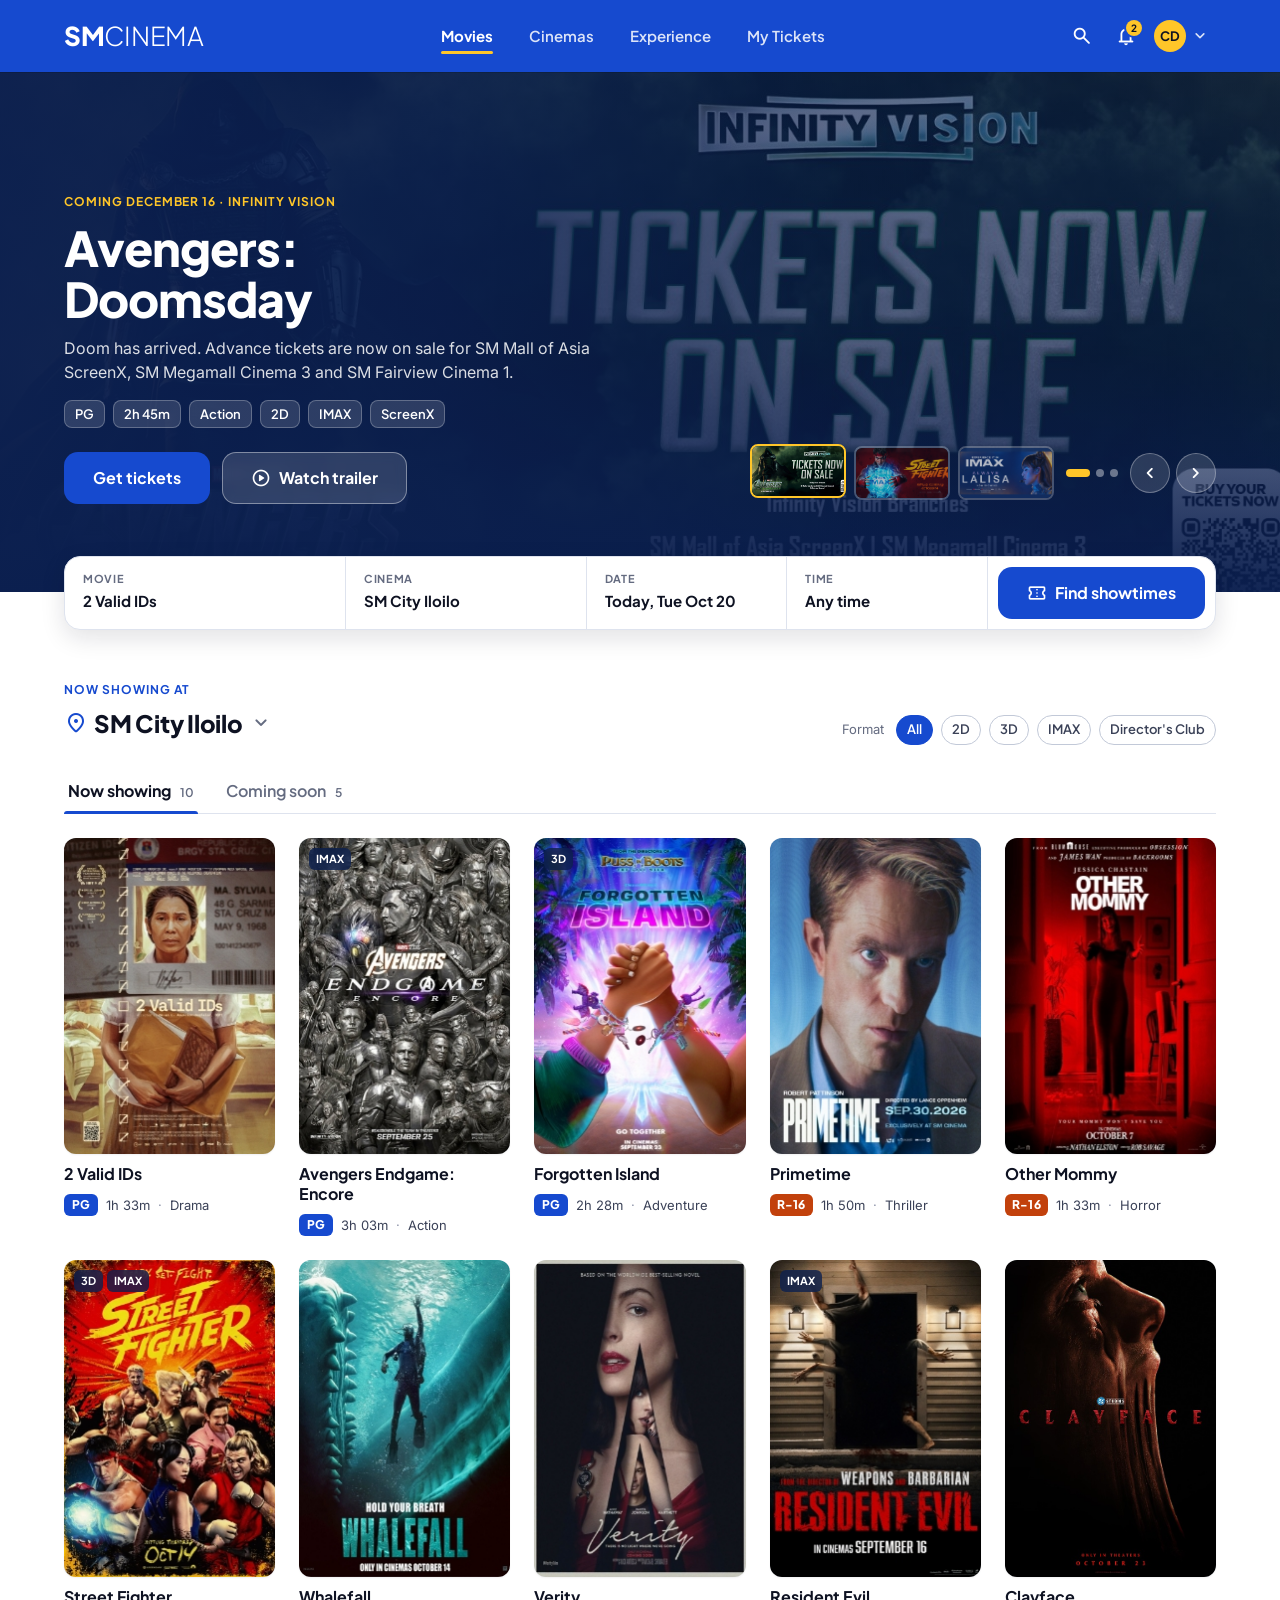
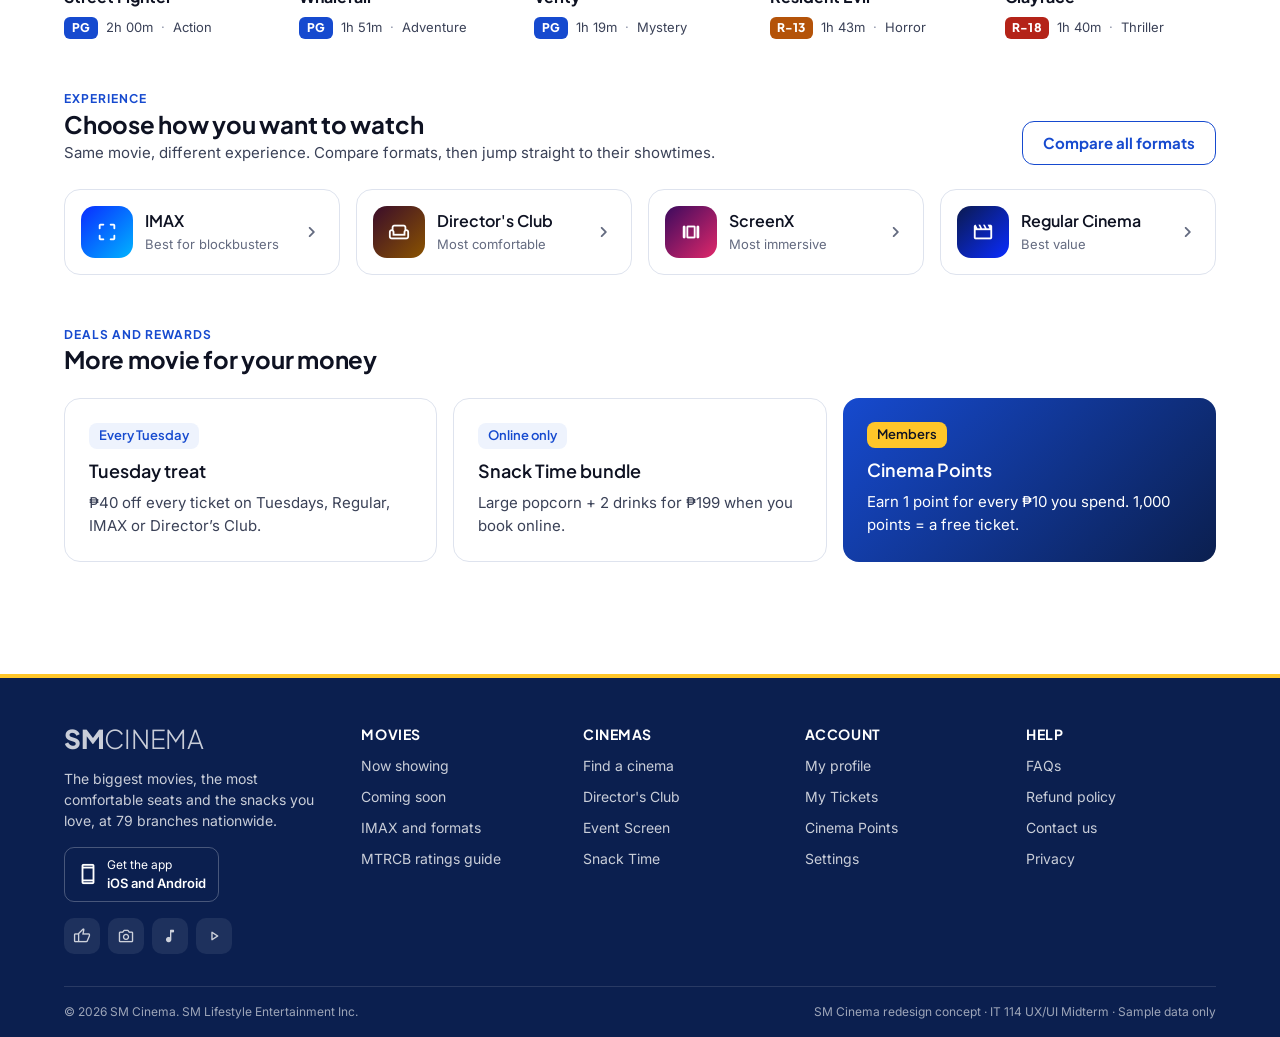
<file: index.html>
<!DOCTYPE html>
<html lang="en">
<head>
  <meta charset="utf-8">
  <meta name="viewport" content="width=device-width, initial-scale=1">
  <link rel="icon" href="data:image/svg+xml,%3Csvg xmlns=%27http://www.w3.org/2000/svg%27 viewBox=%270 0 64 64%27%3E%3Crect width=%2764%27 height=%2764%27 rx=%2714%27 fill=%27%23164ACF%27/%3E%3Ctext x=%2732%27 y=%2742%27 text-anchor=%27middle%27 font-family=%27Arial,Helvetica,sans-serif%27 font-weight=%27800%27 font-size=%2728%27 fill=%27white%27%3ESM%3C/text%3E%3C/svg%3E">
  <title>SM Cinema – Movies now showing</title>
  <meta name="description" content="Buy movie tickets online at SM Cinema. Now showing, coming soon, IMAX, Director's Club and more.">
  <script>try{var t=localStorage.getItem('sm.theme');if(t)document.documentElement.dataset.theme=JSON.parse(t)}catch(e){}</script>
  <link rel="preconnect" href="https://fonts.googleapis.com">
  <link rel="preconnect" href="https://fonts.gstatic.com" crossorigin>
  <link href="https://fonts.googleapis.com/css2?family=Plus+Jakarta+Sans:wght@300;400;600;700;800&family=Inter:wght@400;500;600;700&display=swap" rel="stylesheet">
  <link href="https://fonts.googleapis.com/css2?family=Material+Symbols+Rounded:opsz,wght,FILL,GRAD@20..48,300..700,0..1,0&display=block" rel="stylesheet">
  <link rel="stylesheet" href="css/tokens.css">
  <link rel="stylesheet" href="css/base.css">
  <link rel="stylesheet" href="css/components.css">
  <link rel="stylesheet" href="css/pages.css">
</head>
<body class="bg-white">
  <a class="visually-hidden" href="#main">Skip to content</a>
  <header id="site-header"></header>

  <main id="main">
    <!-- Hero -->
    <section class="hero" id="hero" aria-roledescription="carousel" aria-label="Featured movies">
      <div class="slides"></div>
      <div class="container content">
        <span class="eyebrow"></span>
        <h1></h1>
        <p class="sub"></p>
        <div class="chips"></div>
        <div class="actions">
          <a class="btn btn-primary btn-lg cta-main" href="movie.html"></a>
          <button class="btn btn-ghost btn-lg cta-alt" type="button"></button>
        </div>
      </div>
      <div class="controls">
        <div class="thumbs"></div>
        <div class="dots"></div>
        <div class="arrows">
          <button class="arrow prev" aria-label="Previous slide"><span class="ms">chevron_left</span></button>
          <button class="arrow next" aria-label="Next slide"><span class="ms">chevron_right</span></button>
        </div>
      </div>
    </section>

    <!-- Quick book -->
    <section class="container home-quickbook" aria-label="Quick book">
      <div class="quickbook">
        <div class="qb"><label for="qbMovie">Movie</label><select id="qbMovie"></select></div>
        <div class="qb"><label for="qbCinema">Cinema</label><select id="qbCinema"></select></div>
        <div class="qb"><label for="qbDate">Date</label><select id="qbDate"></select></div>
        <div class="qb"><label for="qbTime">Time</label><select id="qbTime"></select></div>
        <div class="go"><button class="btn btn-primary btn-lg" id="qbGo"><span class="ms">confirmation_number</span>Find showtimes</button></div>
      </div>
    </section>

    <!-- Movies -->
    <section class="section" id="now-showing">
      <div class="container">
        <div class="search-banner" id="searchBanner" hidden><span>Showing results for “<b id="searchTerm"></b>”</span><button class="link" id="clearSearch">Clear</button></div>
        <div class="section-head">
          <div><span class="eyebrow blue">Now showing at</span><div data-cinema-picker></div></div>
          <div class="home-toolbar" style="margin:0">
            <div class="filters" id="formatFilters" role="group" aria-label="Filter by format">
              <span class="lbl">Format</span>
              <button class="chip sm" data-f="All" aria-pressed="true">All</button>
              <button class="chip sm" data-f="2D" aria-pressed="false">2D</button>
              <button class="chip sm" data-f="3D" aria-pressed="false">3D</button>
              <button class="chip sm" data-f="IMAX" aria-pressed="false">IMAX</button>
              <button class="chip sm" data-f="Director's Club" aria-pressed="false">Director's Club</button>
            </div>
          </div>
        </div>
        <div class="tabs" role="tablist" data-tabs>
          <button role="tab" aria-selected="true" aria-controls="panelNow" id="tabNow">Now showing <span class="count" id="countNow"></span></button>
          <button role="tab" aria-selected="false" aria-controls="panelSoon" id="tabSoon">Coming soon <span class="count" id="countSoon"></span></button>
        </div>
        <div class="tabpanel mt-5" id="panelNow" role="tabpanel" aria-labelledby="tabNow"><div class="poster-grid" id="gridNow"></div></div>
        <div class="tabpanel mt-5" id="panelSoon" role="tabpanel" aria-labelledby="tabSoon" hidden><div class="poster-grid" id="gridSoon"></div></div>
      </div>
    </section>

    <!-- Experience teaser -->
    <section class="section" id="coming-soon-anchor">
      <div class="container">
        <div class="section-head">
          <div><span class="eyebrow blue">Experience</span><h2>Choose how you want to watch</h2><p>Same movie, different experience. Compare formats, then jump straight to their showtimes.</p></div>
          <a class="btn btn-secondary" href="experience.html">Compare all formats</a>
        </div>
        <div class="xp-teaser" id="xpTeaser"></div>
      </div>
    </section>

    <!-- Promos -->
    <section class="section">
      <div class="container">
        <div class="section-head"><div><span class="eyebrow blue">Deals and rewards</span><h2>More movie for your money</h2></div></div>
        <div class="promo-grid" id="promos"></div>
      </div>
    </section>
  </main>

  <footer id="site-footer"></footer>

  <script src="js/data.js"></script>
  <script src="js/ui.js"></script>
  <script>SMUI.init({ active: 'movies' });</script>
  <script src="js/home.js"></script>
</body>
</html>
</file>
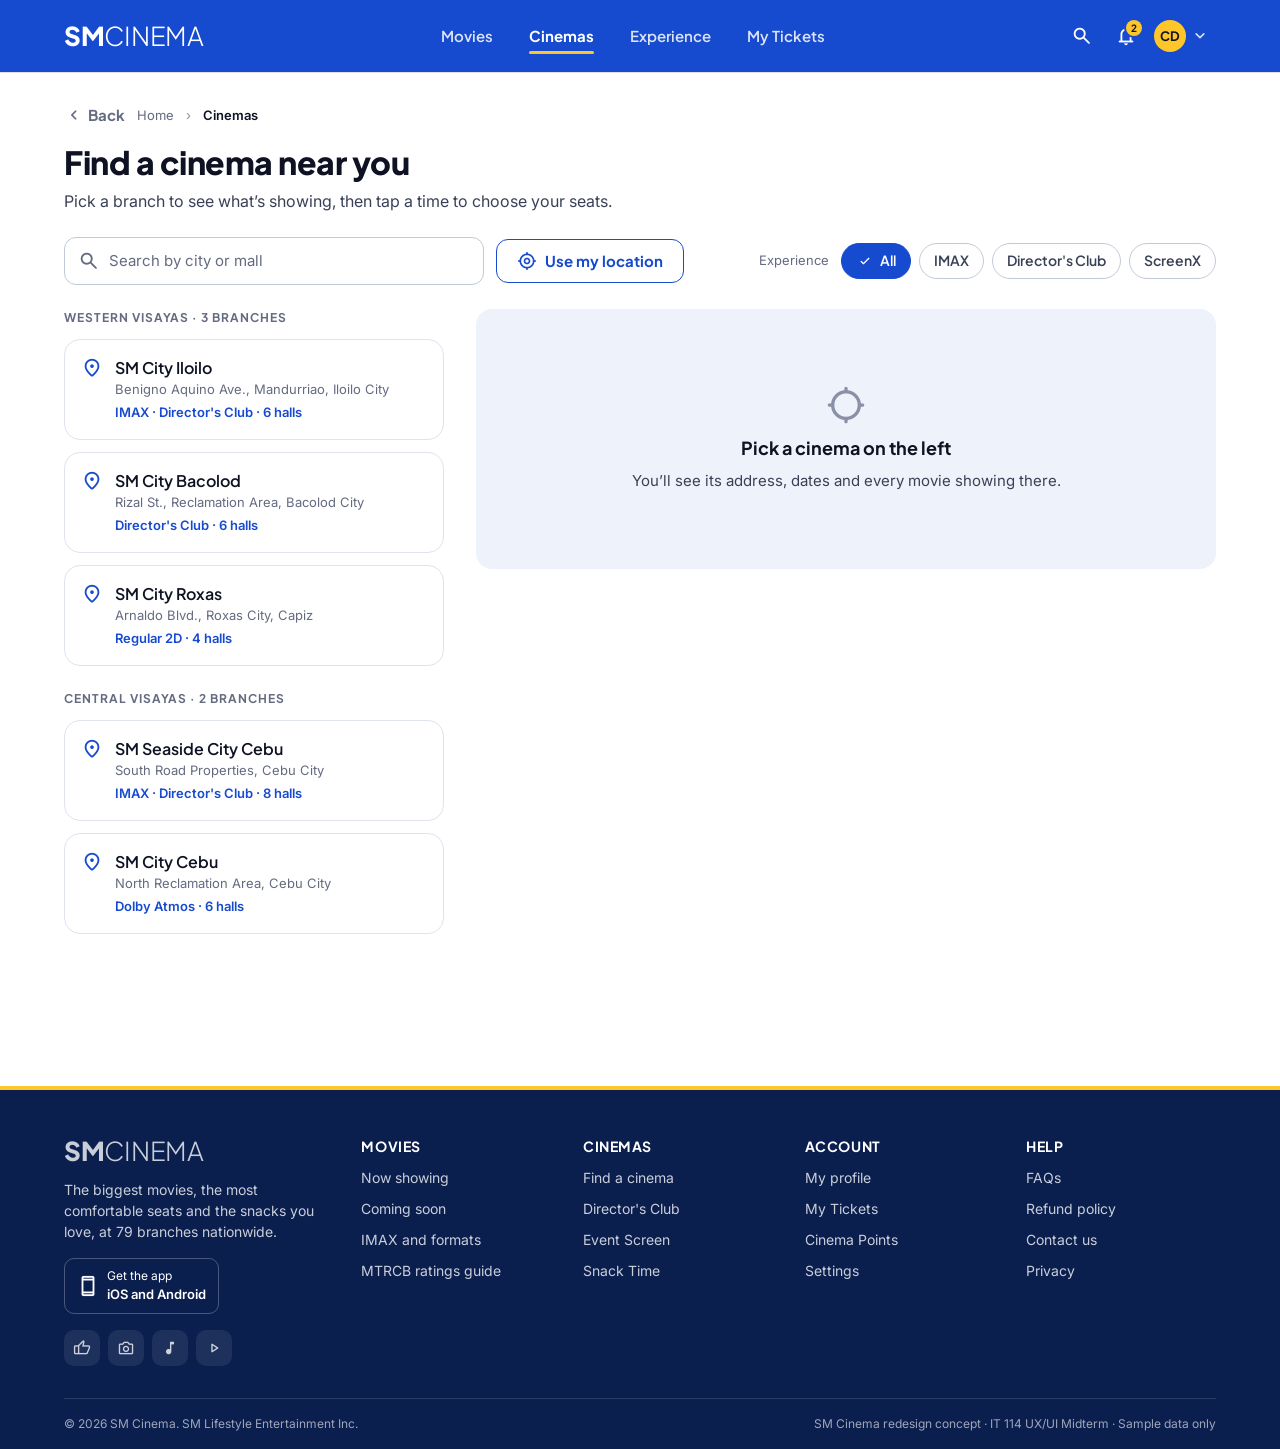
<file: cinemas.html>
<!DOCTYPE html>
<html lang="en">
<head>
  <meta charset="utf-8">
  <meta name="viewport" content="width=device-width, initial-scale=1">
  <link rel="icon" href="data:image/svg+xml,%3Csvg xmlns=%27http://www.w3.org/2000/svg%27 viewBox=%270 0 64 64%27%3E%3Crect width=%2764%27 height=%2764%27 rx=%2714%27 fill=%27%23164ACF%27/%3E%3Ctext x=%2732%27 y=%2742%27 text-anchor=%27middle%27 font-family=%27Arial,Helvetica,sans-serif%27 font-weight=%27800%27 font-size=%2728%27 fill=%27white%27%3ESM%3C/text%3E%3C/svg%3E">
  <title>Cinemas – SM Cinema</title>
  <script>try{var t=localStorage.getItem('sm.theme');if(t)document.documentElement.dataset.theme=JSON.parse(t)}catch(e){}</script>
  <link rel="preconnect" href="https://fonts.googleapis.com">
  <link rel="preconnect" href="https://fonts.gstatic.com" crossorigin>
  <link href="https://fonts.googleapis.com/css2?family=Plus+Jakarta+Sans:wght@300;400;600;700;800&family=Inter:wght@400;500;600;700&display=swap" rel="stylesheet">
  <link href="https://fonts.googleapis.com/css2?family=Material+Symbols+Rounded:opsz,wght,FILL,GRAD@20..48,300..700,0..1,0&display=block" rel="stylesheet">
  <link rel="stylesheet" href="css/tokens.css">
  <link rel="stylesheet" href="css/base.css">
  <link rel="stylesheet" href="css/components.css">
  <link rel="stylesheet" href="css/pages.css">
</head>
<body class="bg-white">
  <a class="visually-hidden" href="#main">Skip to content</a>
  <header id="site-header"></header>

  <main id="main" class="container page">
    <nav class="crumbs" aria-label="Breadcrumb"><a class="backlink" href="index.html"><span class="ms">chevron_left</span>Back</a><a href="index.html">Home</a><span class="sep">›</span><span class="current">Cinemas</span></nav>
    <div class="page-head"><div><h1>Find a cinema near you</h1><p class="lede">Pick a branch to see what’s showing, then tap a time to choose your seats.</p></div></div>

    <div class="cinema-tools">
      <div class="input-wrap"><span class="ms">search</span><input class="input" id="q" type="search" placeholder="Search by city or mall" aria-label="Search by city or mall"></div>
      <button class="btn btn-secondary" id="useLocation"><span class="ms">my_location</span>Use my location</button>
      <div class="filters" id="xpFilters" role="group" aria-label="Filter by experience">
        <span class="lbl">Experience</span>
        <button class="chip" data-f="All" aria-pressed="true"><span class="ms sm">check</span>All</button>
        <button class="chip" data-f="IMAX" aria-pressed="false">IMAX</button>
        <button class="chip" data-f="Director's Club" aria-pressed="false">Director's Club</button>
        <button class="chip" data-f="ScreenX" aria-pressed="false">ScreenX</button>
      </div>
    </div>

    <div class="layout-side cinemas-layout">
      <div id="branches"></div>
      <div id="panel"></div>
    </div>
  </main>

  <!-- Location permission -->
  <div class="modal" id="locationModal">
    <div class="panel narrow">
      <div class="icon-circle blue"><span class="ms">my_location</span></div>
      <div class="m-title">Allow SM Cinema to use your location?</div>
      <p class="m-sub">We use it only to sort branches by distance and pick the one nearest to you.</p>
      <div class="m-actions"><button class="btn btn-secondary" id="denyLoc">Don’t allow</button><button class="btn btn-primary" id="allowLoc">Allow</button></div>
    </div>
  </div>

  <!-- Cinema info -->
  <div class="modal" id="cinemaInfo">
    <div class="panel">
      <button class="close" data-close aria-label="Close"><span class="ms">close</span></button>
      <div class="map"><svg viewBox="0 0 520 200" preserveAspectRatio="none" aria-hidden="true"><rect width="520" height="200" fill="var(--blue-50)"/><path d="M0 120 C120 110 180 150 300 120 S460 90 520 110" stroke="#fff" stroke-width="14" fill="none"/><path d="M0 120 C120 110 180 150 300 120 S460 90 520 110" stroke="var(--line-strong)" stroke-width="2" fill="none"/><path d="M230 0 C240 60 250 120 236 200" stroke="#fff" stroke-width="12" fill="none"/><path d="M230 0 C240 60 250 120 236 200" stroke="var(--line-strong)" stroke-width="2" fill="none"/><rect x="60" y="30" width="90" height="50" rx="6" fill="var(--blue-100)"/><rect x="330" y="20" width="120" height="60" rx="6" fill="var(--blue-100)"/><rect x="340" y="140" width="80" height="40" rx="6" fill="var(--blue-100)"/><text x="18" y="112" font-size="11" font-family="Inter" fill="#646B80" class="ci-street"></text></svg><div class="pin"><span class="ms">location_on</span></div></div>
      <div class="m-title mt-4 ci-name"></div>
      <div class="row mt-2" style="color:var(--text-2)"><span class="ms sm">location_on</span><span class="ci-addr"></span></div>
      <div class="row mt-1" style="color:var(--success);font-weight:600"><span class="ms sm">schedule</span><span class="ci-hours"></span></div>
      <div class="row wrap mt-3 ci-tags"></div>
      <div class="card tint tight mt-4"><b class="display">At this branch</b><ul class="mt-2 stack tight ci-amen" style="color:var(--text-2)"></ul></div>
      <div class="m-actions"><button class="btn btn-secondary" id="saveCinema"><span class="ms">star</span>Save as my cinema</button><a class="btn btn-primary" href="#" onclick="return false"><span class="ms">near_me</span>Get directions</a></div>
    </div>
  </div>

  <footer id="site-footer"></footer>

  <script src="js/data.js"></script>
  <script src="js/ui.js"></script>
  <script>SMUI.init({ active: 'cinemas' });</script>
  <script src="js/cinemas.js"></script>
</body>
</html>
</file>
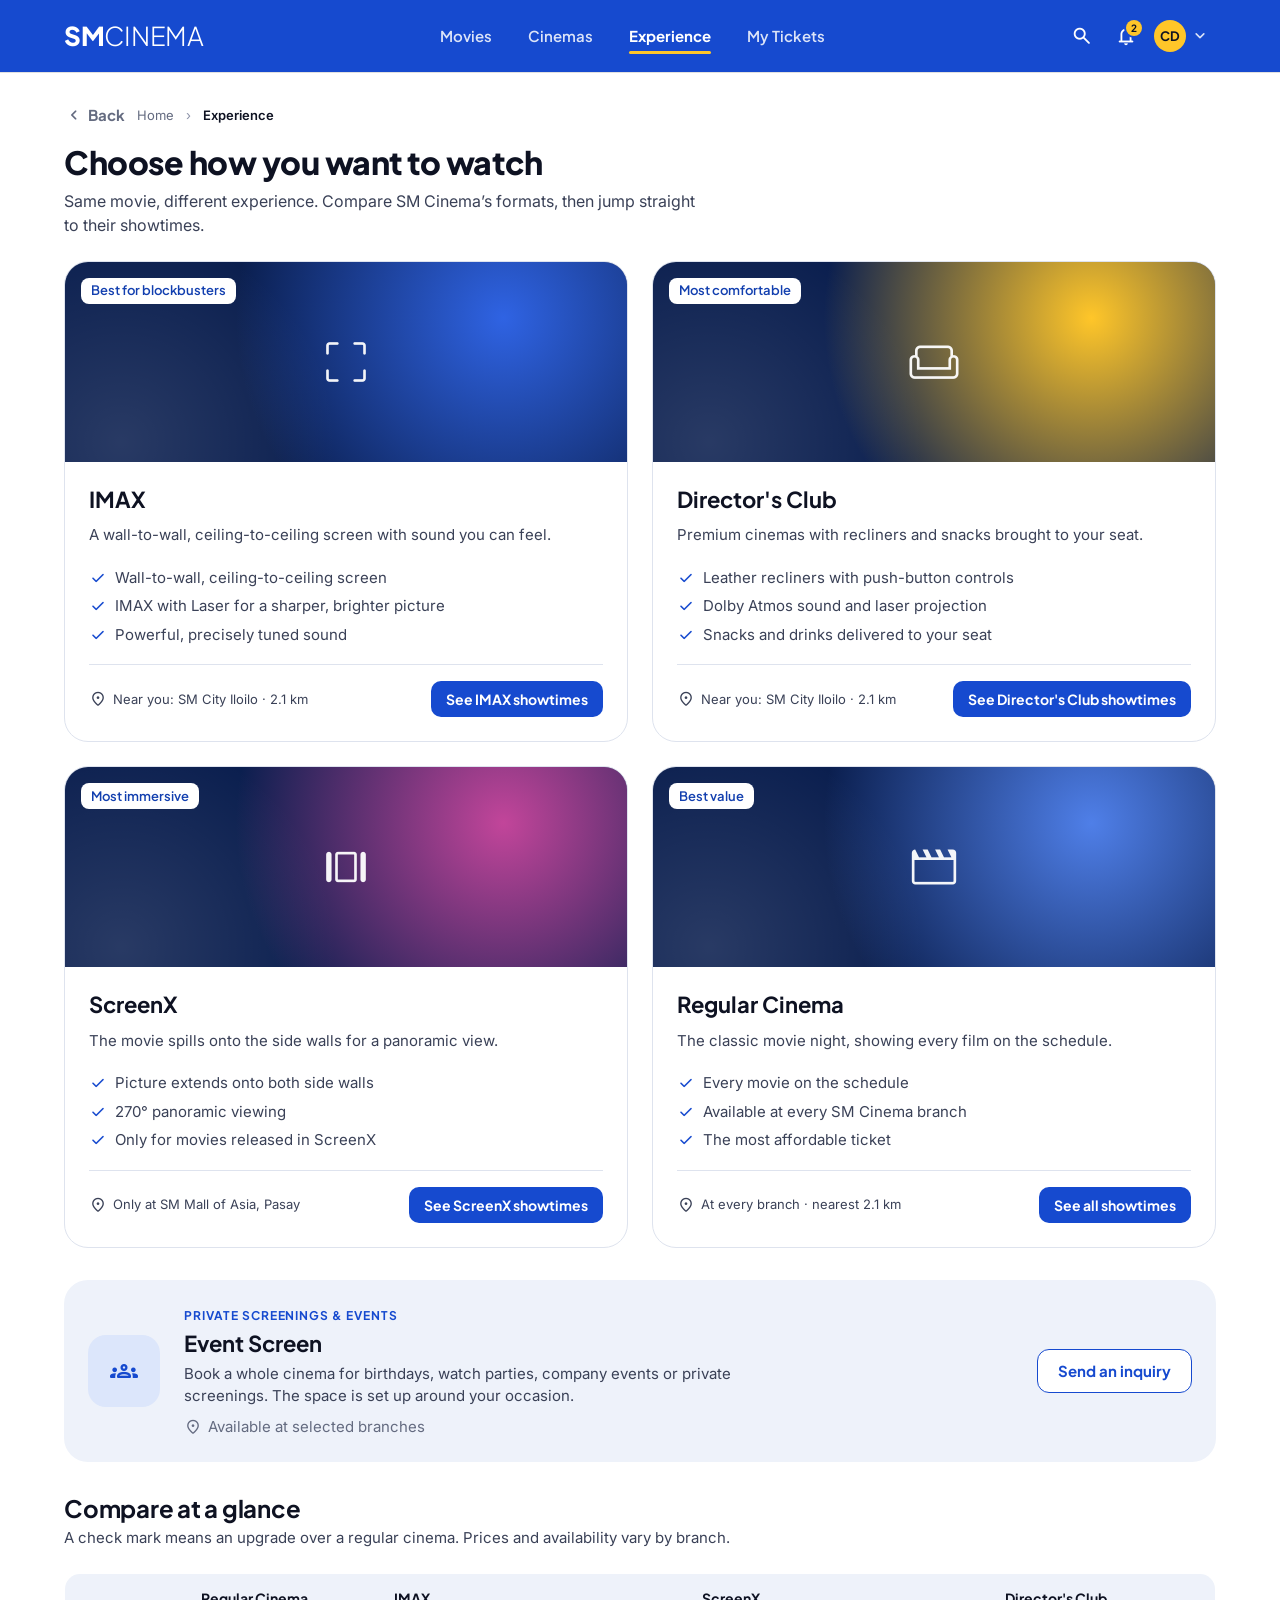
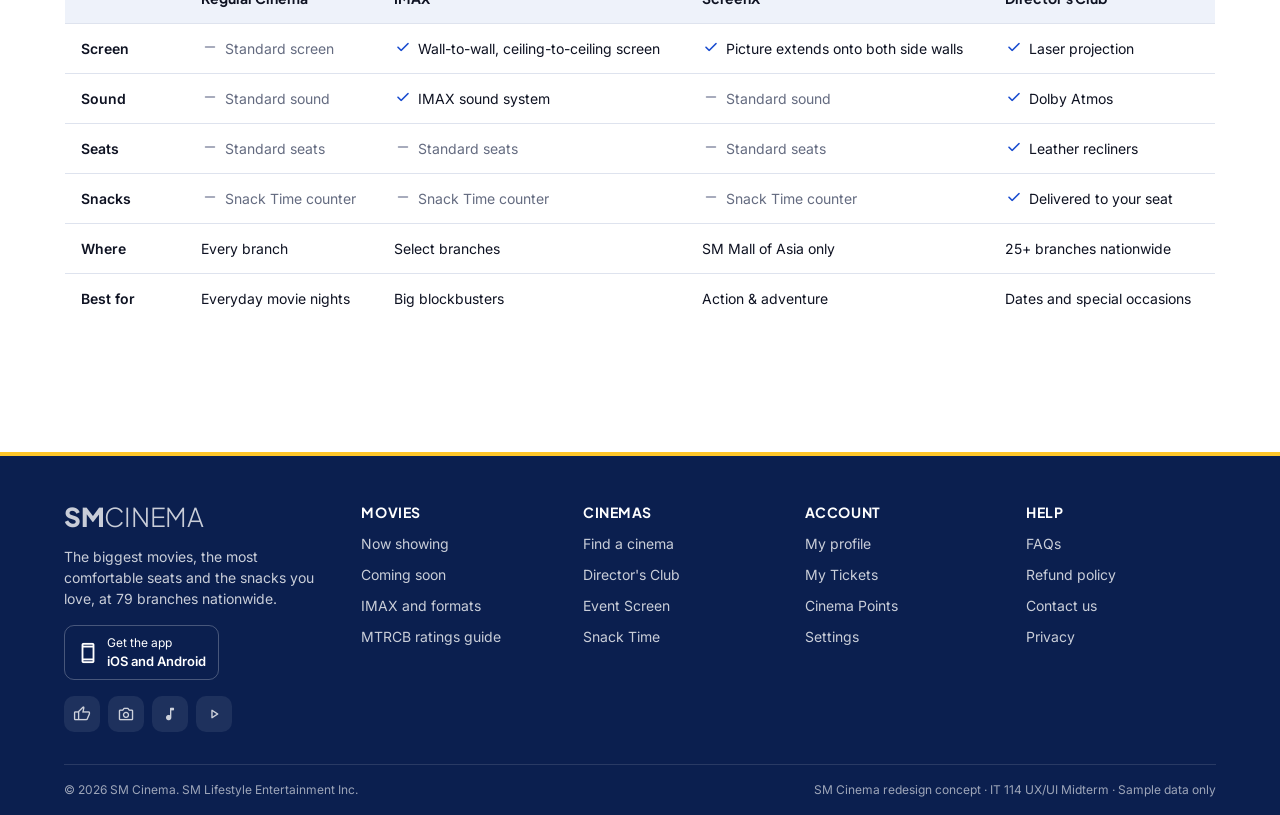
<file: experience.html>
<!DOCTYPE html>
<html lang="en">
<head>
  <meta charset="utf-8">
  <meta name="viewport" content="width=device-width, initial-scale=1">
  <link rel="icon" href="data:image/svg+xml,%3Csvg xmlns=%27http://www.w3.org/2000/svg%27 viewBox=%270 0 64 64%27%3E%3Crect width=%2764%27 height=%2764%27 rx=%2714%27 fill=%27%23164ACF%27/%3E%3Ctext x=%2732%27 y=%2742%27 text-anchor=%27middle%27 font-family=%27Arial,Helvetica,sans-serif%27 font-weight=%27800%27 font-size=%2728%27 fill=%27white%27%3ESM%3C/text%3E%3C/svg%3E">
  <title>Experience – SM Cinema</title>
  <script>try{var t=localStorage.getItem('sm.theme');if(t)document.documentElement.dataset.theme=JSON.parse(t)}catch(e){}</script>
  <link rel="preconnect" href="https://fonts.googleapis.com">
  <link rel="preconnect" href="https://fonts.gstatic.com" crossorigin>
  <link href="https://fonts.googleapis.com/css2?family=Plus+Jakarta+Sans:wght@300;400;600;700;800&family=Inter:wght@400;500;600;700&display=swap" rel="stylesheet">
  <link href="https://fonts.googleapis.com/css2?family=Material+Symbols+Rounded:opsz,wght,FILL,GRAD@20..48,300..700,0..1,0&display=block" rel="stylesheet">
  <link rel="stylesheet" href="css/tokens.css">
  <link rel="stylesheet" href="css/base.css">
  <link rel="stylesheet" href="css/components.css">
  <link rel="stylesheet" href="css/pages.css">
</head>
<body class="bg-white">
  <a class="visually-hidden" href="#main">Skip to content</a>
  <header id="site-header"></header>

  <main id="main" class="container page">
    <nav class="crumbs" aria-label="Breadcrumb"><a class="backlink" href="index.html"><span class="ms">chevron_left</span>Back</a><a href="index.html">Home</a><span class="sep">›</span><span class="current">Experience</span></nav>
    <div class="page-head"><div><h1>Choose how you want to watch</h1><p class="lede">Same movie, different experience. Compare SM Cinema’s formats, then jump straight to their showtimes.</p></div></div>

    <div class="xp-grid" id="xpGrid"></div>

    <section class="event-banner" id="event">
      <div class="ic"><span class="ms lg">groups</span></div>
      <div><span class="eyebrow blue">Private screenings &amp; events</span><h3 class="mt-1">Event Screen</h3><p>Book a whole cinema for birthdays, watch parties, company events or private screenings. The space is set up around your occasion.</p><div class="row mt-2 muted" style="gap:6px"><span class="ms sm">location_on</span>Available at selected branches</div></div>
      <button class="btn btn-secondary" data-open="inquiryModal">Send an inquiry</button>
    </section>

    <section class="mt-6">
      <div class="section-head"><div><h2>Compare at a glance</h2><p>A check mark means an upgrade over a regular cinema. Prices and availability vary by branch.</p></div></div>
      <div style="overflow-x:auto"><table class="compare" id="compare"></table></div>
    </section>
  </main>

  <!-- Inquiry modal -->
  <div class="modal" id="inquiryModal">
    <div class="panel">
      <button class="close" data-close aria-label="Close"><span class="ms">close</span></button>
      <div class="m-title">Event Screen inquiry</div>
      <p class="m-sub">Tell us about your event and our team will get back to you with options and pricing.</p>
      <form class="stack mt-4" id="inquiryForm" novalidate>
        <div class="form-grid">
          <div class="field"><label for="iqName">Your name</label><input class="input" id="iqName" required value="Christopher Dela Cruz"></div>
          <div class="field"><label for="iqEmail">Email</label><input class="input" id="iqEmail" type="email" required value="christopher.delacruz@gmail.com"></div>
          <div class="field"><label for="iqType">Event type</label><select class="select" id="iqType"><option>Birthday</option><option>Watch party</option><option>Company event</option><option>Private screening</option><option>Other</option></select></div>
          <div class="field"><label for="iqBranch">Branch</label><select class="select" id="iqBranch"><option>SM City Iloilo</option><option>SM Seaside City Cebu</option><option>SM City Cebu</option><option>SM City Bacolod</option></select></div>
          <div class="field"><label for="iqDate">Preferred date</label><input class="input" id="iqDate" type="date" required value="2026-11-14"></div>
          <div class="field"><label for="iqGuests">Guests</label><input class="input" id="iqGuests" type="number" min="10" max="300" value="40"></div>
        </div>
        <div class="field"><label for="iqMsg">Anything else?</label><textarea class="textarea" id="iqMsg" placeholder="Movie you’d like to screen, catering, decorations…"></textarea></div>
        <div class="m-actions"><button type="button" class="btn btn-tertiary" data-close>Cancel</button><button type="submit" class="btn btn-primary">Send inquiry</button></div>
      </form>
    </div>
  </div>

  <footer id="site-footer"></footer>

  <script src="js/data.js"></script>
  <script src="js/ui.js"></script>
  <script>SMUI.init({ active: 'experience' });</script>
  <script src="js/experience.js"></script>
</body>
</html>
</file>
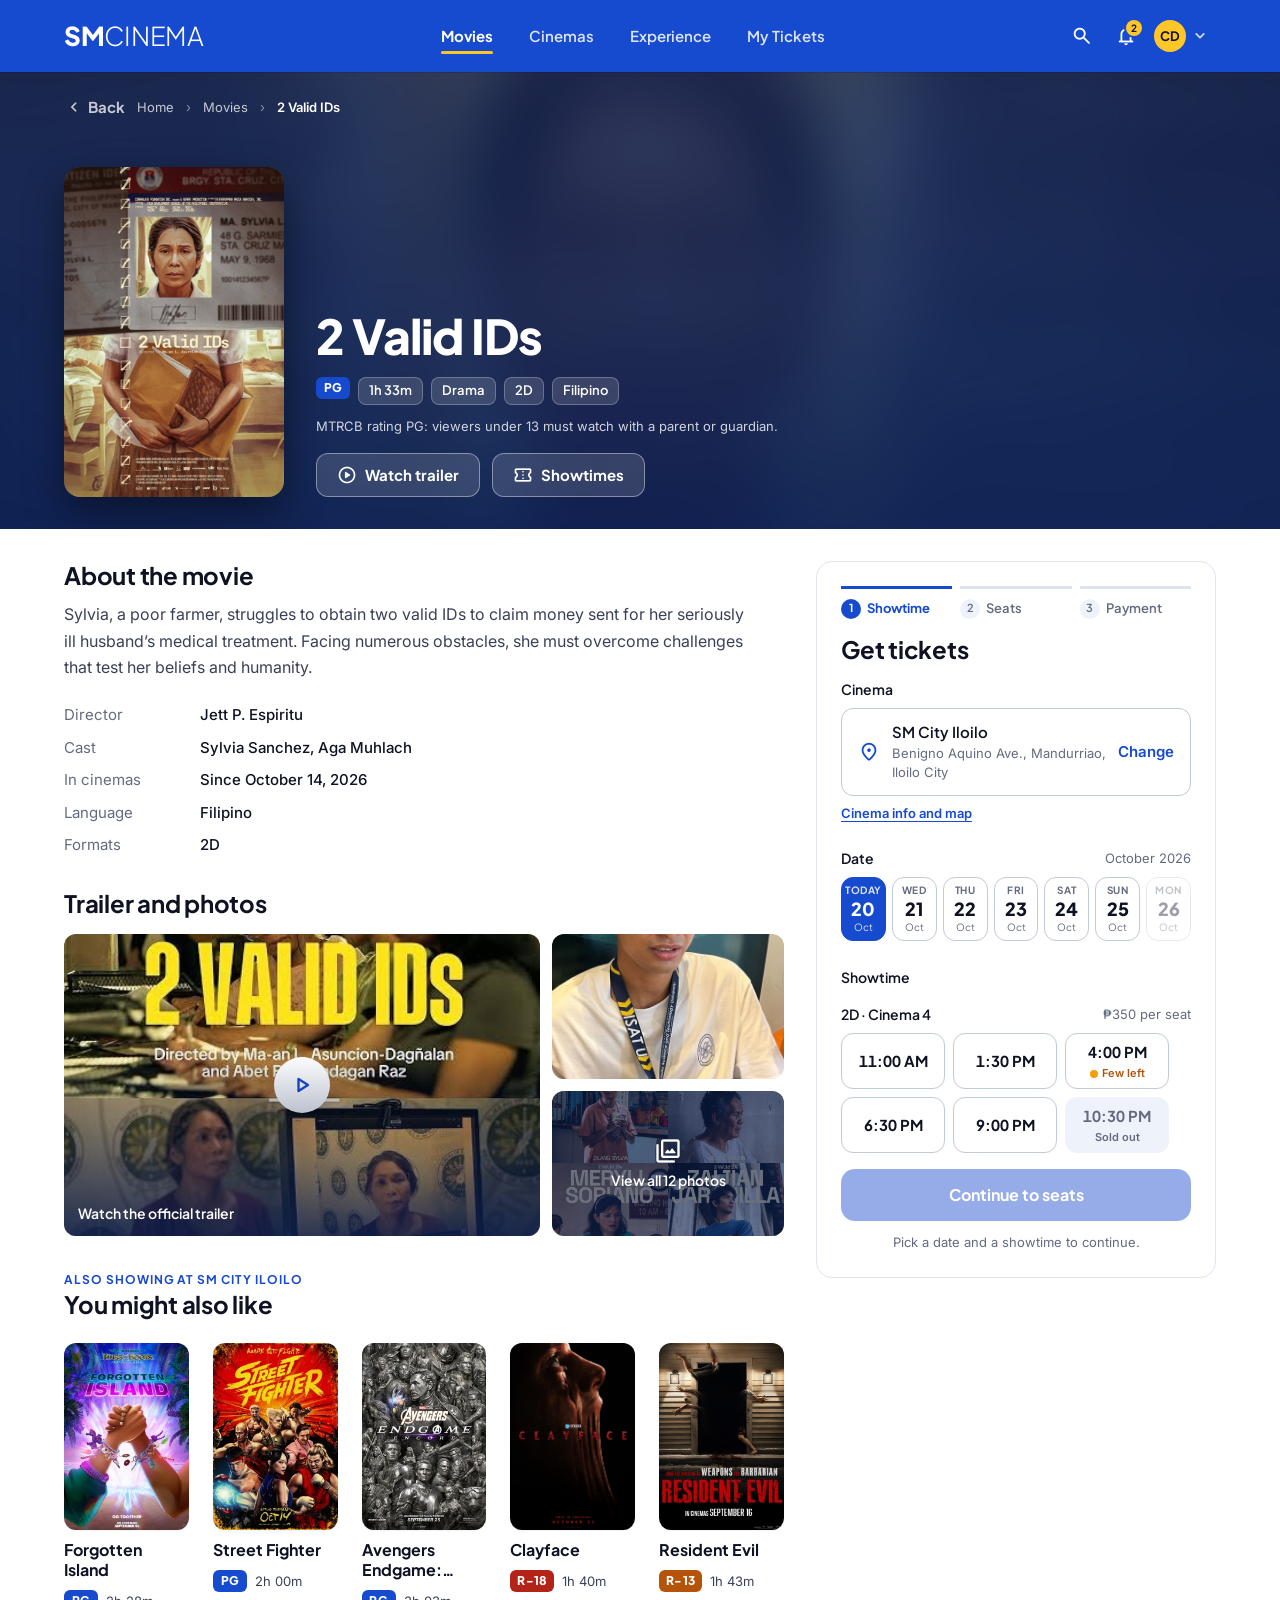
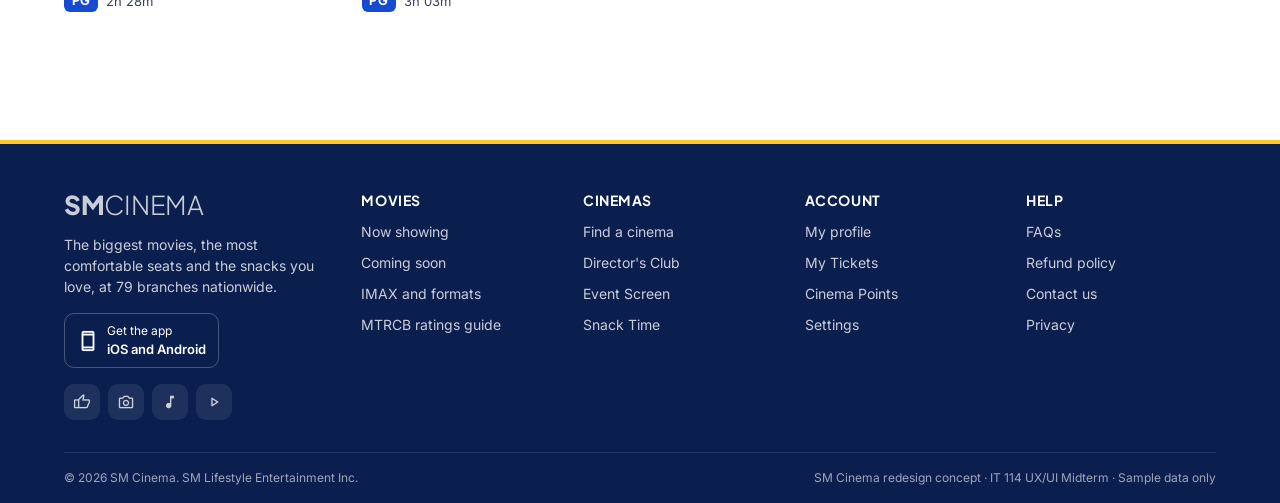
<file: movie.html>
<!DOCTYPE html>
<html lang="en">
<head>
  <meta charset="utf-8">
  <meta name="viewport" content="width=device-width, initial-scale=1">
  <link rel="icon" href="data:image/svg+xml,%3Csvg xmlns=%27http://www.w3.org/2000/svg%27 viewBox=%270 0 64 64%27%3E%3Crect width=%2764%27 height=%2764%27 rx=%2714%27 fill=%27%23164ACF%27/%3E%3Ctext x=%2732%27 y=%2742%27 text-anchor=%27middle%27 font-family=%27Arial,Helvetica,sans-serif%27 font-weight=%27800%27 font-size=%2728%27 fill=%27white%27%3ESM%3C/text%3E%3C/svg%3E">
  <title>Movie – SM Cinema</title>
  <script>try{var t=localStorage.getItem('sm.theme');if(t)document.documentElement.dataset.theme=JSON.parse(t)}catch(e){}</script>
  <link rel="preconnect" href="https://fonts.googleapis.com">
  <link rel="preconnect" href="https://fonts.gstatic.com" crossorigin>
  <link href="https://fonts.googleapis.com/css2?family=Plus+Jakarta+Sans:wght@300;400;600;700;800&family=Inter:wght@400;500;600;700&display=swap" rel="stylesheet">
  <link href="https://fonts.googleapis.com/css2?family=Material+Symbols+Rounded:opsz,wght,FILL,GRAD@20..48,300..700,0..1,0&display=block" rel="stylesheet">
  <link rel="stylesheet" href="css/tokens.css">
  <link rel="stylesheet" href="css/base.css">
  <link rel="stylesheet" href="css/components.css">
  <link rel="stylesheet" href="css/pages.css">
</head>
<body class="bg-white">
  <a class="visually-hidden" href="#main">Skip to content</a>
  <header id="site-header"></header>

  <main id="main">
    <section class="movie-hero">
      <div class="bg" id="heroBg"></div>
      <div class="container" style="position:relative;padding-top:24px">
        <nav class="crumbs" aria-label="Breadcrumb"><a class="backlink" href="index.html"><span class="ms">chevron_left</span>Back</a><a href="index.html">Home</a><span class="sep">›</span><a href="index.html">Movies</a><span class="sep">›</span><span class="current" id="crumbTitle"></span></nav>
      </div>
      <div class="container content">
        <img class="poster" id="poster" alt="">
        <div>
          <h1 id="title"></h1>
          <div class="chips" id="chips"></div>
          <p class="mtrcb" id="mtrcb"></p>
          <div class="actions">
            <button class="btn btn-ghost" data-open="trailerModal"><span class="ms">play_circle</span>Watch trailer</button>
            <a class="btn btn-ghost" href="#book"><span class="ms">confirmation_number</span>Showtimes</a>
          </div>
        </div>
      </div>
    </section>

    <section class="container movie-body">
      <div class="layout-rail">
        <div>
          <h2>About the movie</h2>
          <p class="synopsis mt-3" id="synopsis"></p>
          <dl class="facts" id="facts"></dl>
          <h2 class="mt-6">Trailer and photos</h2>
          <div class="media-grid" id="media"></div>

          <div class="section-head mt-6"><div><span class="eyebrow blue">Also showing at <span id="moreCinema"></span></span><h2>You might also like</h2></div></div>
          <div class="poster-grid" id="moreGrid" style="grid-template-columns:repeat(5,minmax(0,1fr))"></div>
        </div>

        <aside class="rail" id="book">
          <div class="card booking-card">
            <div class="stepper" aria-label="Booking progress">
              <div class="step current"><span class="n">1</span><span class="lbl">Showtime</span></div>
              <div class="step"><span class="n">2</span><span class="lbl">Seats</span></div>
              <div class="step"><span class="n">3</span><span class="lbl">Payment</span></div>
            </div>
            <h2>Get tickets</h2>
            <div id="railBody">
              <div class="label mt-4 mb-2">Cinema</div>
              <div class="cinema-pick" id="cinemaPick"></div>
              <button class="link sm underline mt-2" data-open="cinemaInfo">Cinema info and map</button>
              <div class="row between mt-5 mb-2"><span class="label">Date</span><span class="helper" id="monthLbl"></span></div>
              <div class="date-strip" id="dateStrip"></div>
              <div class="row between mt-5"><span class="label">Showtime</span></div>
              <div id="showtimeGroups"></div>
              <div class="selection mt-5" id="selection" hidden></div>
              <a class="btn btn-primary btn-lg btn-block mt-4" id="continueBtn" href="#" aria-disabled="true">Continue to seats</a>
              <p class="helper center mt-3" id="railHint"></p>
            </div>
          </div>
        </aside>
      </div>
    </section>
  </main>

  <!-- Trailer modal -->
  <div class="modal" id="trailerModal">
    <div class="panel wide" style="padding:0;overflow:hidden;background:#0B0F1A;color:#fff">
      <button class="close" data-close aria-label="Close" style="color:#fff;background:rgba(255,255,255,.12)"><span class="ms">close</span></button>
      <div style="position:relative;aspect-ratio:16/9;display:grid;place-items:center;background:#000"><img id="trailerThumb" alt="" style="position:absolute;inset:0;width:100%;height:100%;object-fit:cover;opacity:.55"><span class="play" style="position:relative;width:72px;height:72px;border-radius:50%;background:#fff;color:var(--blue-600);display:grid;place-items:center"><span class="ms" style="font-size:40px">play_arrow</span></span></div>
      <div style="padding:16px 24px"><b id="trailerTitle" class="display"></b><p class="helper" style="color:rgba(255,255,255,.7)">Trailer playback is simulated in this prototype.</p></div>
    </div>
  </div>

  <!-- Photo lightbox -->
  <div class="modal lightbox" id="lightbox">
    <div class="panel">
      <button class="close" data-close aria-label="Close"><span class="ms">close</span></button>
      <img id="lbImg" alt="Movie photo">
      <div class="row between mt-3" style="color:#fff"><button class="btn btn-ghost btn-sm" id="lbPrev"><span class="ms">chevron_left</span>Previous</button><span id="lbCount" class="tabular"></span><button class="btn btn-ghost btn-sm" id="lbNext">Next<span class="ms">chevron_right</span></button></div>
    </div>
  </div>

  <!-- Change cinema modal -->
  <div class="modal" id="cinemaModal">
    <div class="panel">
      <button class="close" data-close aria-label="Close"><span class="ms">close</span></button>
      <div class="m-title">Choose a cinema</div>
      <p class="m-sub">Showtimes and prices follow the branch you pick.</p>
      <div class="mt-4" id="cinemaList"></div>
    </div>
  </div>

  <!-- Cinema info modal -->
  <div class="modal" id="cinemaInfo">
    <div class="panel">
      <button class="close" data-close aria-label="Close"><span class="ms">close</span></button>
      <div class="map"><svg viewBox="0 0 520 200" preserveAspectRatio="none" aria-hidden="true"><rect width="520" height="200" fill="var(--blue-50)"/><path d="M0 120 C120 110 180 150 300 120 S460 90 520 110" stroke="#fff" stroke-width="14" fill="none"/><path d="M0 120 C120 110 180 150 300 120 S460 90 520 110" stroke="var(--line-strong)" stroke-width="2" fill="none"/><path d="M230 0 C240 60 250 120 236 200" stroke="#fff" stroke-width="12" fill="none"/><path d="M230 0 C240 60 250 120 236 200" stroke="var(--line-strong)" stroke-width="2" fill="none"/><rect x="60" y="30" width="90" height="50" rx="6" fill="var(--blue-100)"/><rect x="330" y="20" width="120" height="60" rx="6" fill="var(--blue-100)"/><rect x="340" y="140" width="80" height="40" rx="6" fill="var(--blue-100)"/><text x="18" y="112" font-size="11" font-family="Inter" fill="#646B80">Benigno Aquino Ave.</text></svg><div class="pin"><span class="ms">location_on</span></div></div>
      <div class="m-title mt-4 ci-name"></div>
      <div class="row mt-2" style="color:var(--text-2)"><span class="ms sm">location_on</span><span class="ci-addr"></span></div>
      <div class="row mt-1" style="color:var(--success);font-weight:600"><span class="ms sm">schedule</span><span class="ci-hours"></span></div>
      <div class="row wrap mt-3 ci-tags"></div>
      <div class="card tint tight mt-4"><b class="display">At this branch</b><ul class="mt-2 stack tight ci-amen" style="color:var(--text-2)"></ul></div>
      <div class="m-actions"><button class="btn btn-secondary" id="saveCinema"><span class="ms">star</span>Save as my cinema</button><a class="btn btn-primary" href="#" onclick="return false"><span class="ms">near_me</span>Get directions</a></div>
    </div>
  </div>

  <footer id="site-footer"></footer>

  <script src="js/data.js"></script>
  <script src="js/ui.js"></script>
  <script>SMUI.init({ active: 'movies' });</script>
  <script src="js/movie.js"></script>
</body>
</html>
</file>
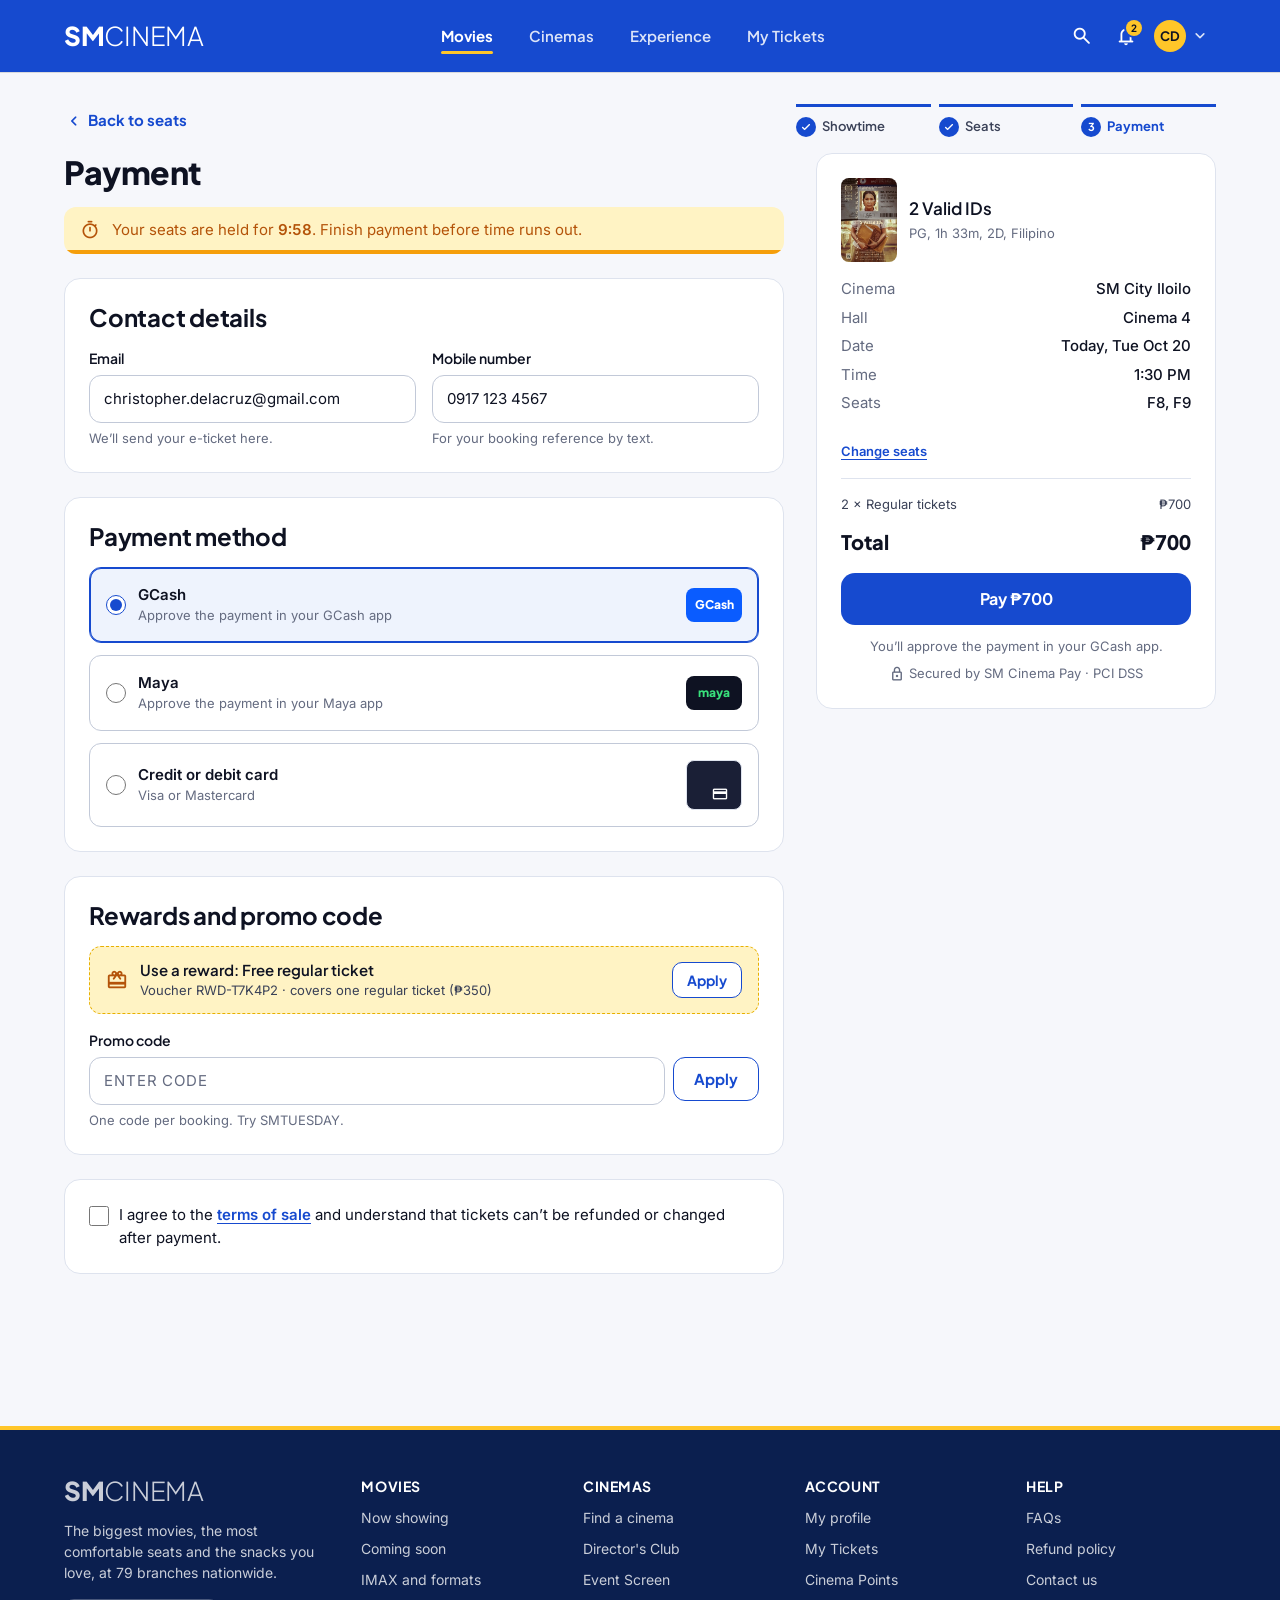
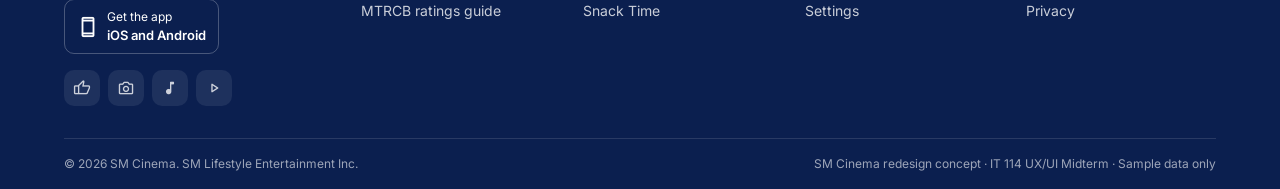
<file: payment.html>
<!DOCTYPE html>
<html lang="en">
<head>
  <meta charset="utf-8">
  <meta name="viewport" content="width=device-width, initial-scale=1">
  <link rel="icon" href="data:image/svg+xml,%3Csvg xmlns=%27http://www.w3.org/2000/svg%27 viewBox=%270 0 64 64%27%3E%3Crect width=%2764%27 height=%2764%27 rx=%2714%27 fill=%27%23164ACF%27/%3E%3Ctext x=%2732%27 y=%2742%27 text-anchor=%27middle%27 font-family=%27Arial,Helvetica,sans-serif%27 font-weight=%27800%27 font-size=%2728%27 fill=%27white%27%3ESM%3C/text%3E%3C/svg%3E">
  <title>Payment – SM Cinema</title>
  <script>try{var t=localStorage.getItem('sm.theme');if(t)document.documentElement.dataset.theme=JSON.parse(t)}catch(e){}</script>
  <link rel="preconnect" href="https://fonts.googleapis.com">
  <link rel="preconnect" href="https://fonts.gstatic.com" crossorigin>
  <link href="https://fonts.googleapis.com/css2?family=Plus+Jakarta+Sans:wght@300;400;600;700;800&family=Inter:wght@400;500;600;700&display=swap" rel="stylesheet">
  <link href="https://fonts.googleapis.com/css2?family=Material+Symbols+Rounded:opsz,wght,FILL,GRAD@20..48,300..700,0..1,0&display=block" rel="stylesheet">
  <link rel="stylesheet" href="css/tokens.css">
  <link rel="stylesheet" href="css/base.css">
  <link rel="stylesheet" href="css/components.css">
  <link rel="stylesheet" href="css/pages.css">
  <style>@keyframes spin { to { transform: rotate(360deg); } }</style>
</head>
<body>
  <a class="visually-hidden" href="#main">Skip to content</a>
  <header id="site-header"></header>

  <main id="main" class="container page">
    <div class="row between wrap mb-4">
      <a class="backlink" id="backSeats" href="seats.html"><span class="ms">chevron_left</span>Back to seats</a>
      <div class="stepper compact" aria-label="Booking progress">
        <div class="step done"><span class="n"><span class="ms xs">check</span></span><span class="lbl">Showtime</span></div>
        <div class="step done"><span class="n"><span class="ms xs">check</span></span><span class="lbl">Seats</span></div>
        <div class="step current"><span class="n">3</span><span class="lbl">Payment</span></div>
      </div>
    </div>

    <div class="layout-rail">
      <div>
        <h1>Payment</h1>
        <div class="notice warn timer mt-4" id="holdNotice" role="status"><span class="ms">timer</span><span>Your seats are held for <b class="tabular" id="holdTime">10:00</b>. Finish payment before time runs out.</span></div>

        <section class="card pay-section mt-5">
          <h2>Contact details</h2>
          <div class="form-grid">
            <div class="field"><label for="email">Email</label><input class="input" id="email" type="email" autocomplete="email" placeholder="you@example.com"><span class="helper msg" data-default="We’ll send your e-ticket here.">We’ll send your e-ticket here.</span></div>
            <div class="field"><label for="mobile">Mobile number</label><input class="input" id="mobile" type="tel" inputmode="numeric" autocomplete="tel" placeholder="09XX XXX XXXX"><span class="helper msg" data-default="For your booking reference by text.">For your booking reference by text.</span></div>
          </div>
        </section>

        <section class="card pay-section">
          <h2>Payment method</h2>
          <div class="stack">
            <label class="radio-card"><input type="radio" name="method" value="GCash" checked><span><span class="t">GCash</span><span class="d">Approve the payment in your GCash app</span></span><span class="logo-tile gcash">GCash</span></label>
            <label class="radio-card"><input type="radio" name="method" value="Maya"><span><span class="t">Maya</span><span class="d">Approve the payment in your Maya app</span></span><span class="logo-tile maya">maya</span></label>
            <label class="radio-card"><input type="radio" name="method" value="Card"><span><span class="t">Credit or debit card</span><span class="d">Visa or Mastercard</span></span><span class="logo-tile card"><span class="ms sm">credit_card</span></span></label>
          </div>
          <div class="form-grid mt-4" id="cardFields" hidden>
            <div class="field" style="grid-column:1/-1"><label for="cardNumber">Card number</label><div class="input-wrap"><span class="ms">credit_card</span><input class="input" id="cardNumber" inputmode="numeric" placeholder="1234 5678 9012 3456" autocomplete="cc-number"></div></div>
            <div class="field"><label for="cardName">Name on card</label><input class="input" id="cardName" placeholder="Christopher Dela Cruz" autocomplete="cc-name"></div>
            <div class="form-grid"><div class="field"><label for="cardExp">Expiry</label><input class="input" id="cardExp" placeholder="MM/YY" inputmode="numeric" autocomplete="cc-exp"></div><div class="field"><label for="cardCvv">CVV</label><input class="input" id="cardCvv" placeholder="123" inputmode="numeric" maxlength="4" autocomplete="cc-csc"></div></div>
          </div>
        </section>

        <section class="card pay-section">
          <h2>Rewards and promo code</h2>
          <div class="reward-row" id="rewardRow"><span class="ms">redeem</span><span id="rewardText"><b>Use a reward: Free regular ticket</b><small>Voucher RWD-T7K4P2 · covers one regular ticket (₱350)</small></span><button class="btn btn-secondary btn-sm" id="applyReward">Apply</button></div>
          <div class="field mt-4"><label for="promo">Promo code</label><div class="promo-row"><input class="input" id="promo" placeholder="ENTER CODE" autocomplete="off"><button class="btn btn-secondary" id="applyPromo">Apply</button></div><span class="helper msg" id="promoMsg">One code per booking. Try SMTUESDAY.</span></div>
        </section>

        <section class="card pay-section">
          <label class="check"><input type="checkbox" id="terms"><span>I agree to the <a href="#" class="link underline">terms of sale</a> and understand that tickets can’t be refunded or changed after payment.</span></label>
          <span class="helper error mt-2" id="termsMsg" hidden><span class="ms xs">error</span>Please agree to the terms of sale to continue.</span>
        </section>
      </div>

      <aside class="rail">
        <div class="card">
          <div class="order-movie"><img id="sumPoster" alt=""><span><b id="sumTitle"></b><small id="sumMeta"></small></span></div>
          <dl class="kv" id="sumKv"></dl>
          <a class="link sm underline mt-3" id="changeSeats" href="seats.html" style="display:inline-flex">Change seats</a>
          <div class="divider"></div>
          <div id="lines"></div>
          <div class="total-row"><span>Total</span><span class="tabular" id="total">₱700</span></div>
          <button class="btn btn-primary btn-lg btn-block mt-4" id="payBtn">Pay ₱700</button>
          <p class="helper center mt-3" id="payHint"></p>
          <p class="helper center mt-2 row" style="justify-content:center;gap:4px"><span class="ms xs">lock</span>Secured by SM Cinema Pay · PCI DSS</p>
        </div>
      </aside>
    </div>
  </main>

  <!-- Hold expired -->
  <div class="modal" id="expiredModal">
    <div class="panel narrow">
      <div class="icon-circle red"><span class="ms">timer_off</span></div>
      <div class="m-title">Your seat hold expired</div>
      <p class="m-sub">We released seats F8 and F9 so other moviegoers can book them. You can pick seats again in a few seconds.</p>
      <div class="m-actions"><a class="btn btn-primary" href="seats.html">Choose seats again</a></div>
    </div>
  </div>

  <footer id="site-footer"></footer>

  <script src="js/data.js"></script>
  <script src="js/ui.js"></script>
  <script>SMUI.init({ active: 'movies' });</script>
  <script src="js/payment.js"></script>
</body>
</html>
</file>
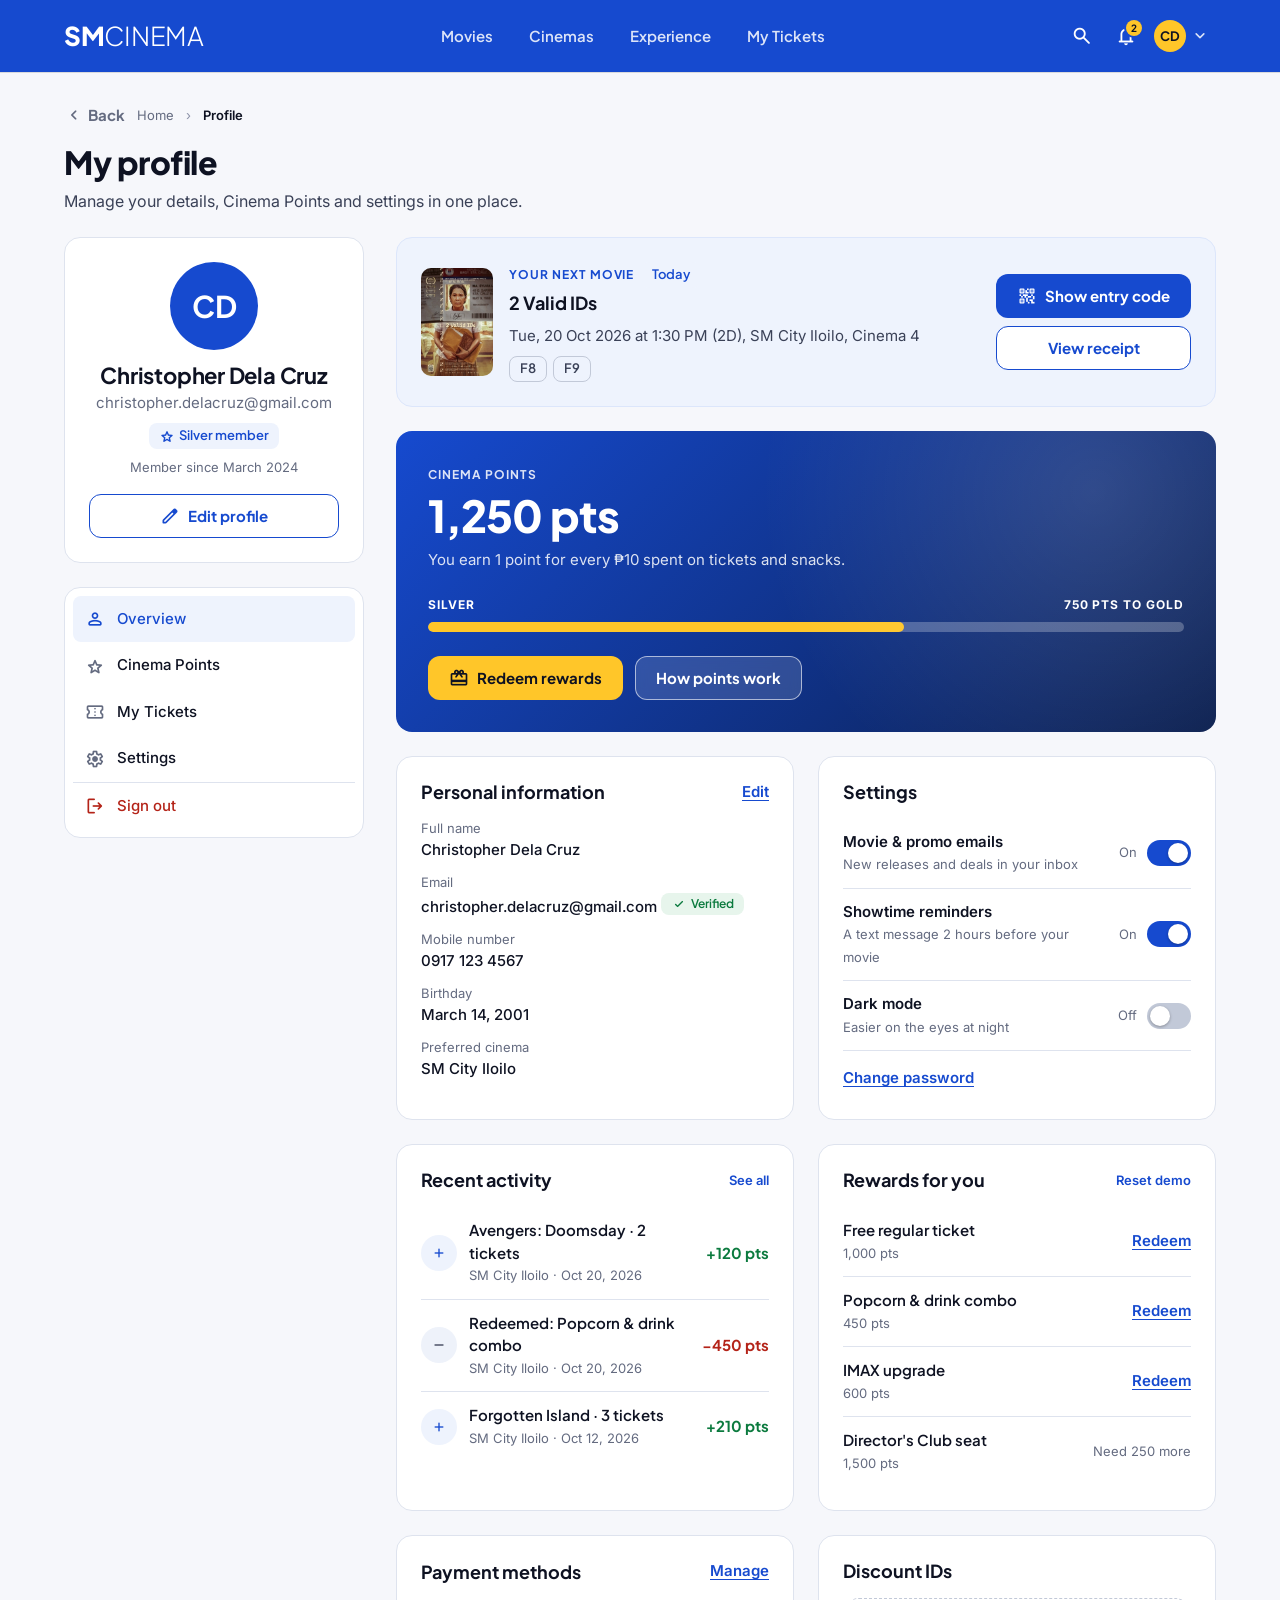
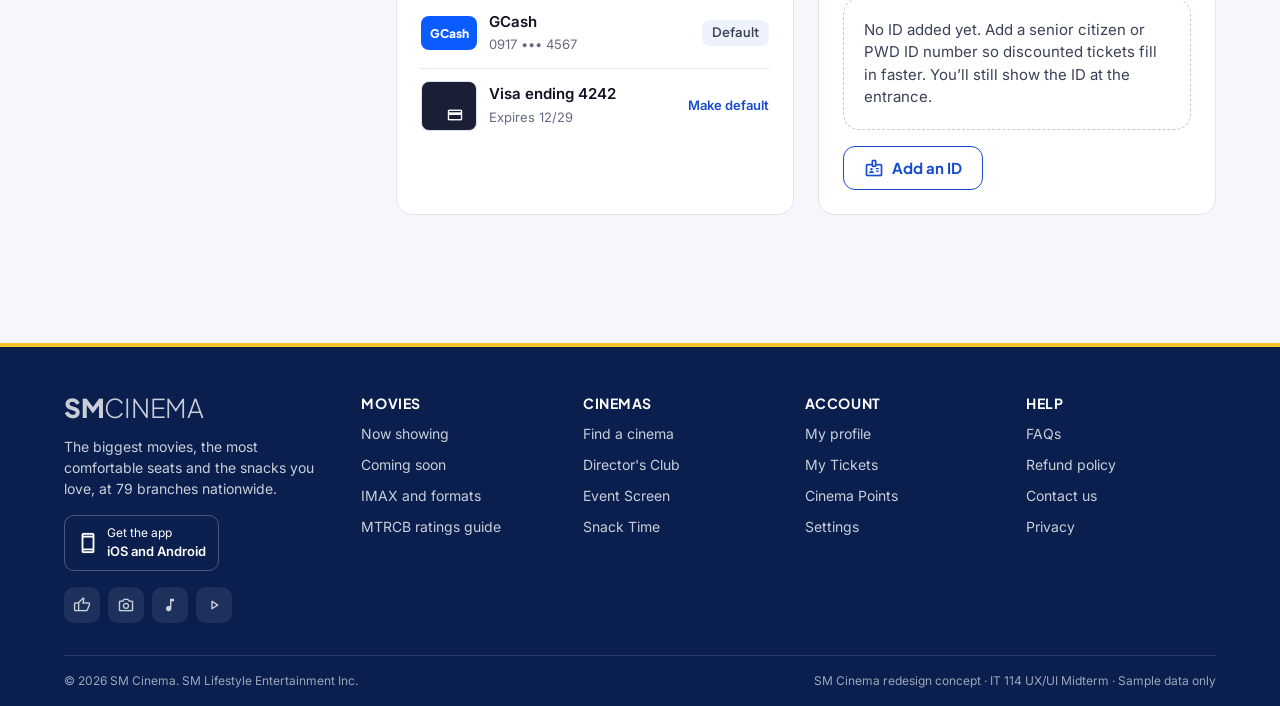
<file: profile.html>
<!DOCTYPE html>
<html lang="en">
<head>
  <meta charset="utf-8">
  <meta name="viewport" content="width=device-width, initial-scale=1">
  <link rel="icon" href="data:image/svg+xml,%3Csvg xmlns=%27http://www.w3.org/2000/svg%27 viewBox=%270 0 64 64%27%3E%3Crect width=%2764%27 height=%2764%27 rx=%2714%27 fill=%27%23164ACF%27/%3E%3Ctext x=%2732%27 y=%2742%27 text-anchor=%27middle%27 font-family=%27Arial,Helvetica,sans-serif%27 font-weight=%27800%27 font-size=%2728%27 fill=%27white%27%3ESM%3C/text%3E%3C/svg%3E">
  <title>My profile – SM Cinema</title>
  <script>try{var t=localStorage.getItem('sm.theme');if(t)document.documentElement.dataset.theme=JSON.parse(t)}catch(e){}</script>
  <link rel="preconnect" href="https://fonts.googleapis.com">
  <link rel="preconnect" href="https://fonts.gstatic.com" crossorigin>
  <link href="https://fonts.googleapis.com/css2?family=Plus+Jakarta+Sans:wght@300;400;600;700;800&family=Inter:wght@400;500;600;700&display=swap" rel="stylesheet">
  <link href="https://fonts.googleapis.com/css2?family=Material+Symbols+Rounded:opsz,wght,FILL,GRAD@20..48,300..700,0..1,0&display=block" rel="stylesheet">
  <link rel="stylesheet" href="css/tokens.css">
  <link rel="stylesheet" href="css/base.css">
  <link rel="stylesheet" href="css/components.css">
  <link rel="stylesheet" href="css/pages.css">
</head>
<body>
  <a class="visually-hidden" href="#main">Skip to content</a>
  <header id="site-header"></header>

  <main id="main" class="container page">
    <nav class="crumbs" aria-label="Breadcrumb"><a class="backlink" href="index.html"><span class="ms">chevron_left</span>Back</a><a href="index.html">Home</a><span class="sep">›</span><span class="current">Profile</span></nav>
    <div class="page-head"><div><h1>My profile</h1><p class="lede">Manage your details, Cinema Points and settings in one place.</p></div></div>

    <div class="layout-side">
      <div class="stack loose">
        <div class="card profile-card">
          <span class="avatar xl">CD</span>
          <h2 id="pName"></h2>
          <div class="mail" id="pMail"></div>
          <span class="tag blue mt-2" id="pTier"></span>
          <div class="since" id="pSince"></div>
          <button class="btn btn-secondary btn-block" data-open="editProfileModal"><span class="ms">edit</span>Edit profile</button>
        </div>
        <nav class="card side-menu" aria-label="Profile sections">
          <a class="menu-item active" href="#overview"><span class="ms">person</span>Overview</a>
          <a class="menu-item" href="#points"><span class="ms">star</span>Cinema Points</a>
          <a class="menu-item" href="tickets.html"><span class="ms">confirmation_number</span>My Tickets</a>
          <a class="menu-item" href="#settings"><span class="ms">settings</span>Settings</a>
          <hr>
          <button class="menu-item danger" data-open="signOutModal"><span class="ms">logout</span>Sign out</button>
        </nav>
      </div>

      <div class="stack loose" id="overview">
        <div class="card next-movie" id="nextMovie" style="background:var(--blue-50);border-color:var(--blue-100)"></div>

        <section class="panel-blue points-hero" id="points">
          <span class="eyebrow" style="color:rgba(255,255,255,.85)">Cinema Points</span>
          <div class="big" id="ptsBig"></div>
          <p class="sub">You earn 1 point for every ₱10 spent on tickets and snacks.</p>
          <div class="tier"><span>Silver</span><span id="ptsToNext"></span></div>
          <div class="progress"><span id="ptsBar"></span></div>
          <div class="actions"><a class="btn btn-accent" href="#rewards"><span class="ms">redeem</span>Redeem rewards</a><button class="btn btn-ghost" data-open="howPointsModal">How points work</button></div>
        </section>

        <div class="grid cols-2">
          <section class="card">
            <div class="card-head"><h3>Personal information</h3><button class="link underline" data-open="editProfileModal">Edit</button></div>
            <dl class="kv stack" id="infoKv"></dl>
          </section>
          <section class="card" id="settings">
            <div class="card-head"><h3>Settings</h3></div>
            <div class="setting-row"><span><span class="t">Movie &amp; promo emails</span><br><span class="d">New releases and deals in your inbox</span></span><span class="row" style="gap:0"><span class="state">On</span><button class="toggle" id="togglePromo" aria-checked="true" aria-label="Movie and promo emails"></button></span></div>
            <div class="setting-row"><span><span class="t">Showtime reminders</span><br><span class="d">A text message 2 hours before your movie</span></span><span class="row" style="gap:0"><span class="state">On</span><button class="toggle" id="toggleRemind" aria-checked="true" aria-label="Showtime reminders"></button></span></div>
            <div class="setting-row"><span><span class="t">Dark mode</span><br><span class="d">Easier on the eyes at night</span></span><span class="row" style="gap:0"><span class="state">Off</span><button class="toggle" id="toggleDark" aria-checked="false" aria-label="Dark mode"></button></span></div>
            <button class="link underline mt-4" data-open="passwordModal">Change password</button>
          </section>
        </div>

        <div class="grid cols-2">
          <section class="card"><div class="card-head"><h3>Recent activity</h3><a class="link sm" href="#" onclick="return false">See all</a></div><div id="activity"></div></section>
          <section class="card" id="rewards"><div class="card-head"><h3>Rewards for you</h3><button class="link sm" id="resetDemo" title="Reset the demo points">Reset demo</button></div><div id="rewardRows"></div></section>
        </div>

        <div class="grid cols-2">
          <section class="card"><div class="card-head"><h3>Payment methods</h3><a class="link underline" href="#" onclick="return false">Manage</a></div><div id="payMethods"></div></section>
          <section class="card"><div class="card-head"><h3>Discount IDs</h3></div><div class="empty" style="padding:20px;border:1.5px dashed var(--line-strong);background:transparent;text-align:left;align-items:flex-start"><p class="text-2">No ID added yet. Add a senior citizen or PWD ID number so discounted tickets fill in faster. You’ll still show the ID at the entrance.</p></div><button class="btn btn-secondary mt-4" id="addId"><span class="ms">badge</span>Add an ID</button></section>
        </div>
      </div>
    </div>
  </main>

  <!-- Edit profile -->
  <div class="modal" id="editProfileModal">
    <div class="panel">
      <button class="close" data-close aria-label="Close"><span class="ms">close</span></button>
      <div class="m-title">Edit profile</div>
      <p class="m-sub">Changes apply to future bookings. Your current tickets stay the same.</p>
      <div class="stack mt-4">
        <div class="field"><label for="epName">Full name</label><input class="input" id="epName"></div>
        <div class="field"><label for="epEmail">Email</label><div class="input-wrap"><input class="input" id="epEmail" type="email" readonly style="padding-left:14px"><span class="suffix tag green" style="height:24px;font-size:12px"><span class="ms xs">check</span>Verified</span></div></div>
        <div class="field"><label for="epMobile">Mobile number</label><input class="input" id="epMobile" inputmode="numeric"><span class="helper" id="epMobileMsg">Format: 09XX XXX XXXX</span></div>
        <div class="field"><label for="epBirthday">Birthday</label><input class="input" id="epBirthday"></div>
        <div class="field"><label for="epCinema">Preferred cinema</label><select class="select" id="epCinema"></select></div>
      </div>
      <div class="m-actions"><button class="btn btn-tertiary" data-close>Cancel</button><button class="btn btn-primary" id="epSave">Save changes</button></div>
    </div>
  </div>

  <!-- Change password -->
  <div class="modal" id="passwordModal">
    <div class="panel">
      <button class="close" data-close aria-label="Close"><span class="ms">close</span></button>
      <div class="m-title">Change password</div>
      <p class="m-sub">Use at least 8 characters with a number and a capital letter.</p>
      <div class="stack mt-4">
        <div class="field"><label for="pwCur">Current password</label><div class="input-wrap"><input class="input" id="pwCur" type="password" style="padding-left:14px" autocomplete="current-password"><button class="suffix btn-icon" data-eye="#pwCur" aria-label="Show password"><span class="ms sm">visibility</span></button></div></div>
        <div class="field"><label for="pwNew">New password</label><div class="input-wrap"><input class="input" id="pwNew" type="password" style="padding-left:14px" autocomplete="new-password"><button class="suffix btn-icon" data-eye="#pwNew" aria-label="Show password"><span class="ms sm">visibility</span></button></div></div>
        <div class="field"><label for="pwConf">Confirm new password</label><div class="input-wrap"><input class="input" id="pwConf" type="password" style="padding-left:14px" autocomplete="new-password"><button class="suffix btn-icon" data-eye="#pwConf" aria-label="Show password"><span class="ms sm">visibility</span></button></div><span class="helper error" id="pwConfMsg" hidden><span class="ms xs">error</span>Passwords don’t match. Type the new password again.</span></div>
        <ul class="pw-rules" id="pwRules"></ul>
      </div>
      <div class="m-actions"><button class="btn btn-tertiary" data-close>Cancel</button><button class="btn btn-primary" id="pwSave">Update password</button></div>
    </div>
  </div>

  <!-- Redeem -->
  <div class="modal" id="redeemModal">
    <div class="panel narrow">
      <button class="close" data-close aria-label="Close"><span class="ms">close</span></button>
      <div class="icon-circle yellow"><span class="ms">redeem</span></div>
      <div class="m-title" id="rdTitle"></div>
      <p class="m-sub" id="rdSub"></p>
      <div class="points-math" id="rdMath"></div>
      <p class="helper mt-3" id="rdNote"></p>
      <div class="m-actions"><button class="btn btn-tertiary" data-close>Cancel</button><button class="btn btn-primary" id="rdConfirm">Redeem</button></div>
    </div>
  </div>
  <div class="modal" id="redeemedModal">
    <div class="panel narrow center">
      <button class="close" data-close aria-label="Close"><span class="ms">close</span></button>
      <div class="icon-circle green" style="margin-inline:auto"><span class="ms">check</span></div>
      <div class="m-title" style="padding:0">Reward redeemed</div>
      <p class="m-sub" id="rdDoneNote"></p>
      <div class="voucher"><div class="qr" id="rdQr" style="width:140px;height:140px"></div><div class="helper mt-3">Voucher code</div><div class="code" id="rdCode"></div><div class="helper mt-1">Valid until Nov 19, 2026</div></div>
      <div class="card tint tight mt-4 row between"><span class="text-2">Points left</span><b id="rdLeft"></b></div>
      <button class="btn btn-primary btn-block mt-4" data-close>Done</button>
    </div>
  </div>

  <!-- How points work -->
  <div class="modal" id="howPointsModal">
    <div class="panel narrow">
      <button class="close" data-close aria-label="Close"><span class="ms">close</span></button>
      <div class="icon-circle blue"><span class="ms">star</span></div>
      <div class="m-title">How Cinema Points work</div>
      <ul class="stack mt-4" style="color:var(--text-2)">
        <li class="row" style="align-items:flex-start;gap:10px"><span class="ms sm" style="color:var(--blue-600)">add_circle</span><span><b>Earn 1 point for every ₱10</b> you spend on tickets and Snack Time, online or at the counter.</span></li>
        <li class="row" style="align-items:flex-start;gap:10px"><span class="ms sm" style="color:var(--blue-600)">workspace_premium</span><span><b>Silver</b> starts at 0 points, <b>Gold</b> at 2,000 points. Gold members get priority booking for premieres.</span></li>
        <li class="row" style="align-items:flex-start;gap:10px"><span class="ms sm" style="color:var(--blue-600)">redeem</span><span><b>Redeem rewards</b> from 450 points: snack combos, free tickets and format upgrades.</span></li>
        <li class="row" style="align-items:flex-start;gap:10px"><span class="ms sm" style="color:var(--blue-600)">schedule</span><span>Unused points expire 12 months after they were earned.</span></li>
      </ul>
      <div class="m-actions"><button class="btn btn-primary" data-close>Got it</button></div>
    </div>
  </div>

  <!-- Sign out -->
  <div class="modal" id="signOutModal">
    <div class="panel narrow">
      <div class="icon-circle red"><span class="ms">logout</span></div>
      <div class="m-title">Sign out of SM Cinema?</div>
      <p class="m-sub">Your tickets and Cinema Points stay saved. You’ll need to sign in again to book or redeem rewards.</p>
      <div class="m-actions"><button class="btn btn-secondary" data-close>Stay signed in</button><button class="btn btn-danger" id="confirmSignOut">Sign out</button></div>
    </div>
  </div>

  <footer id="site-footer"></footer>

  <script src="js/data.js"></script>
  <script src="js/ui.js"></script>
  <script>SMUI.init({ active: 'profile' });</script>
  <script src="js/profile.js"></script>
</body>
</html>
</file>
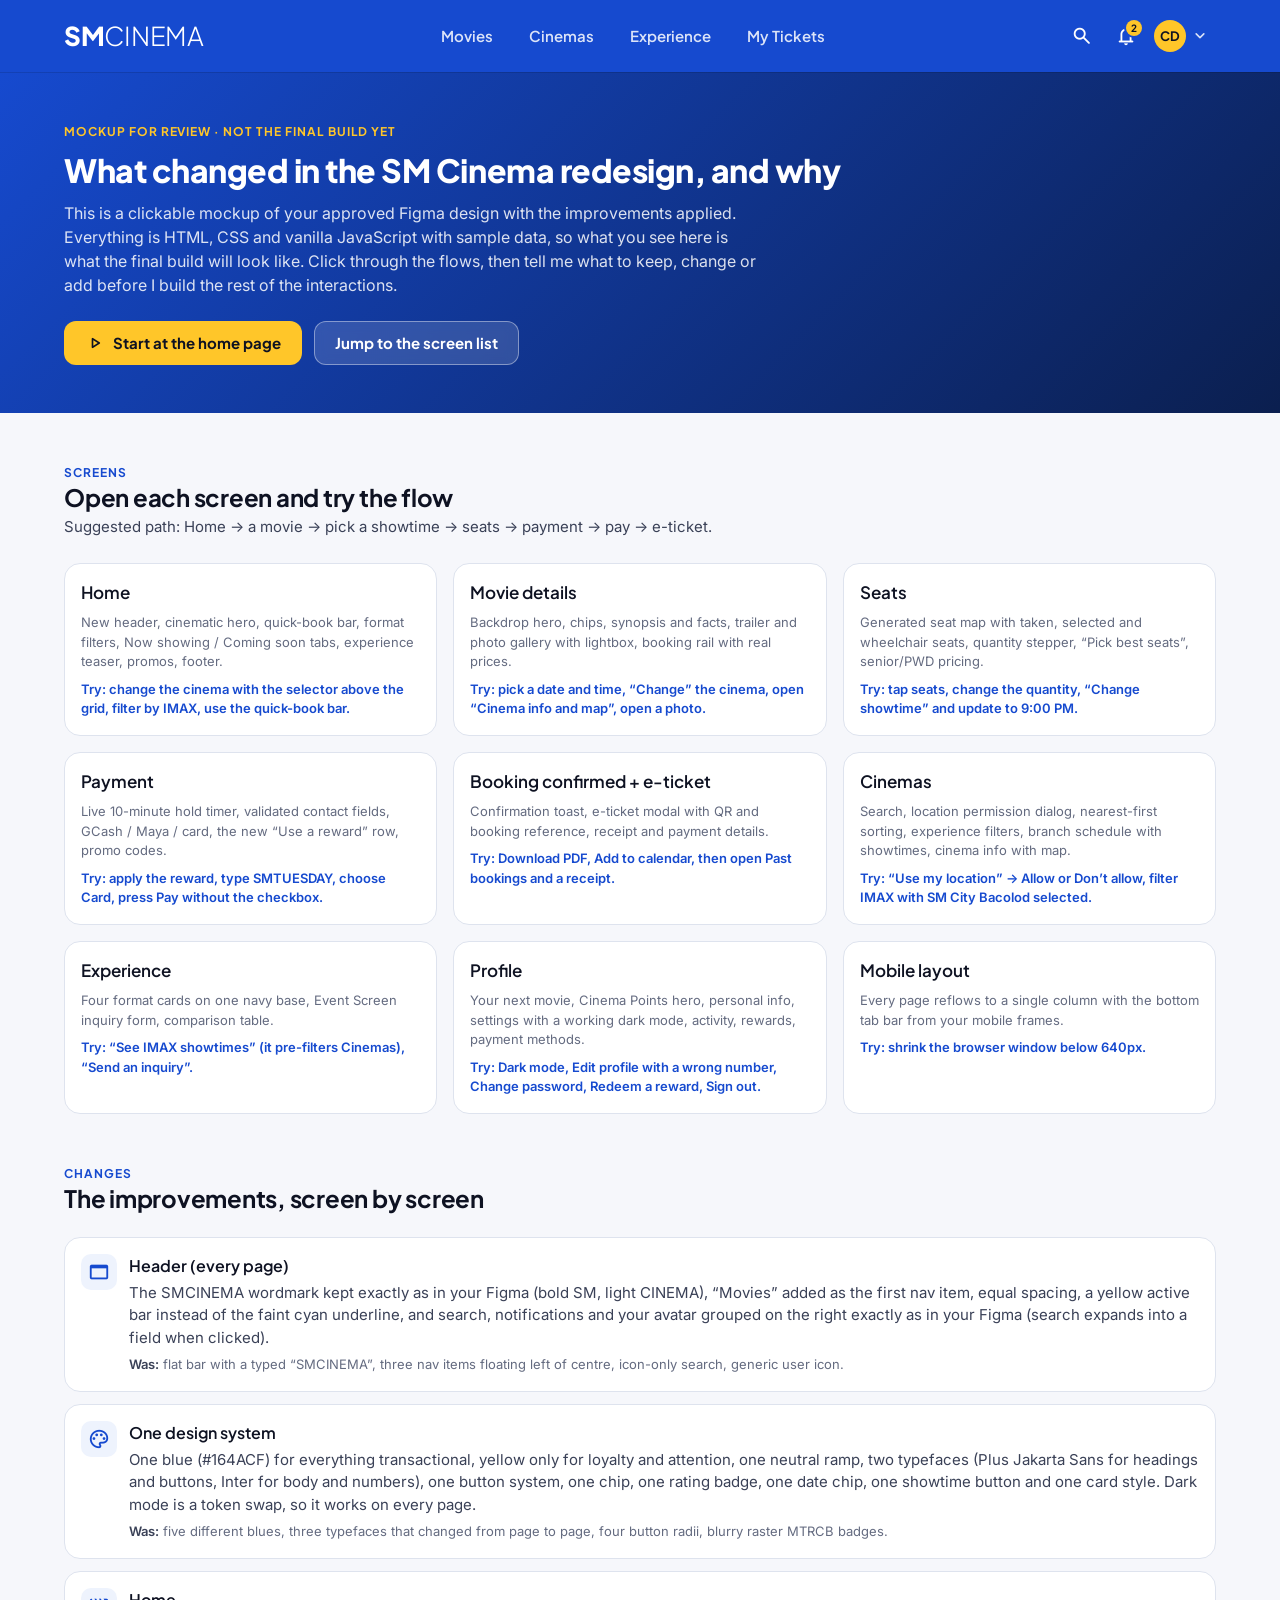
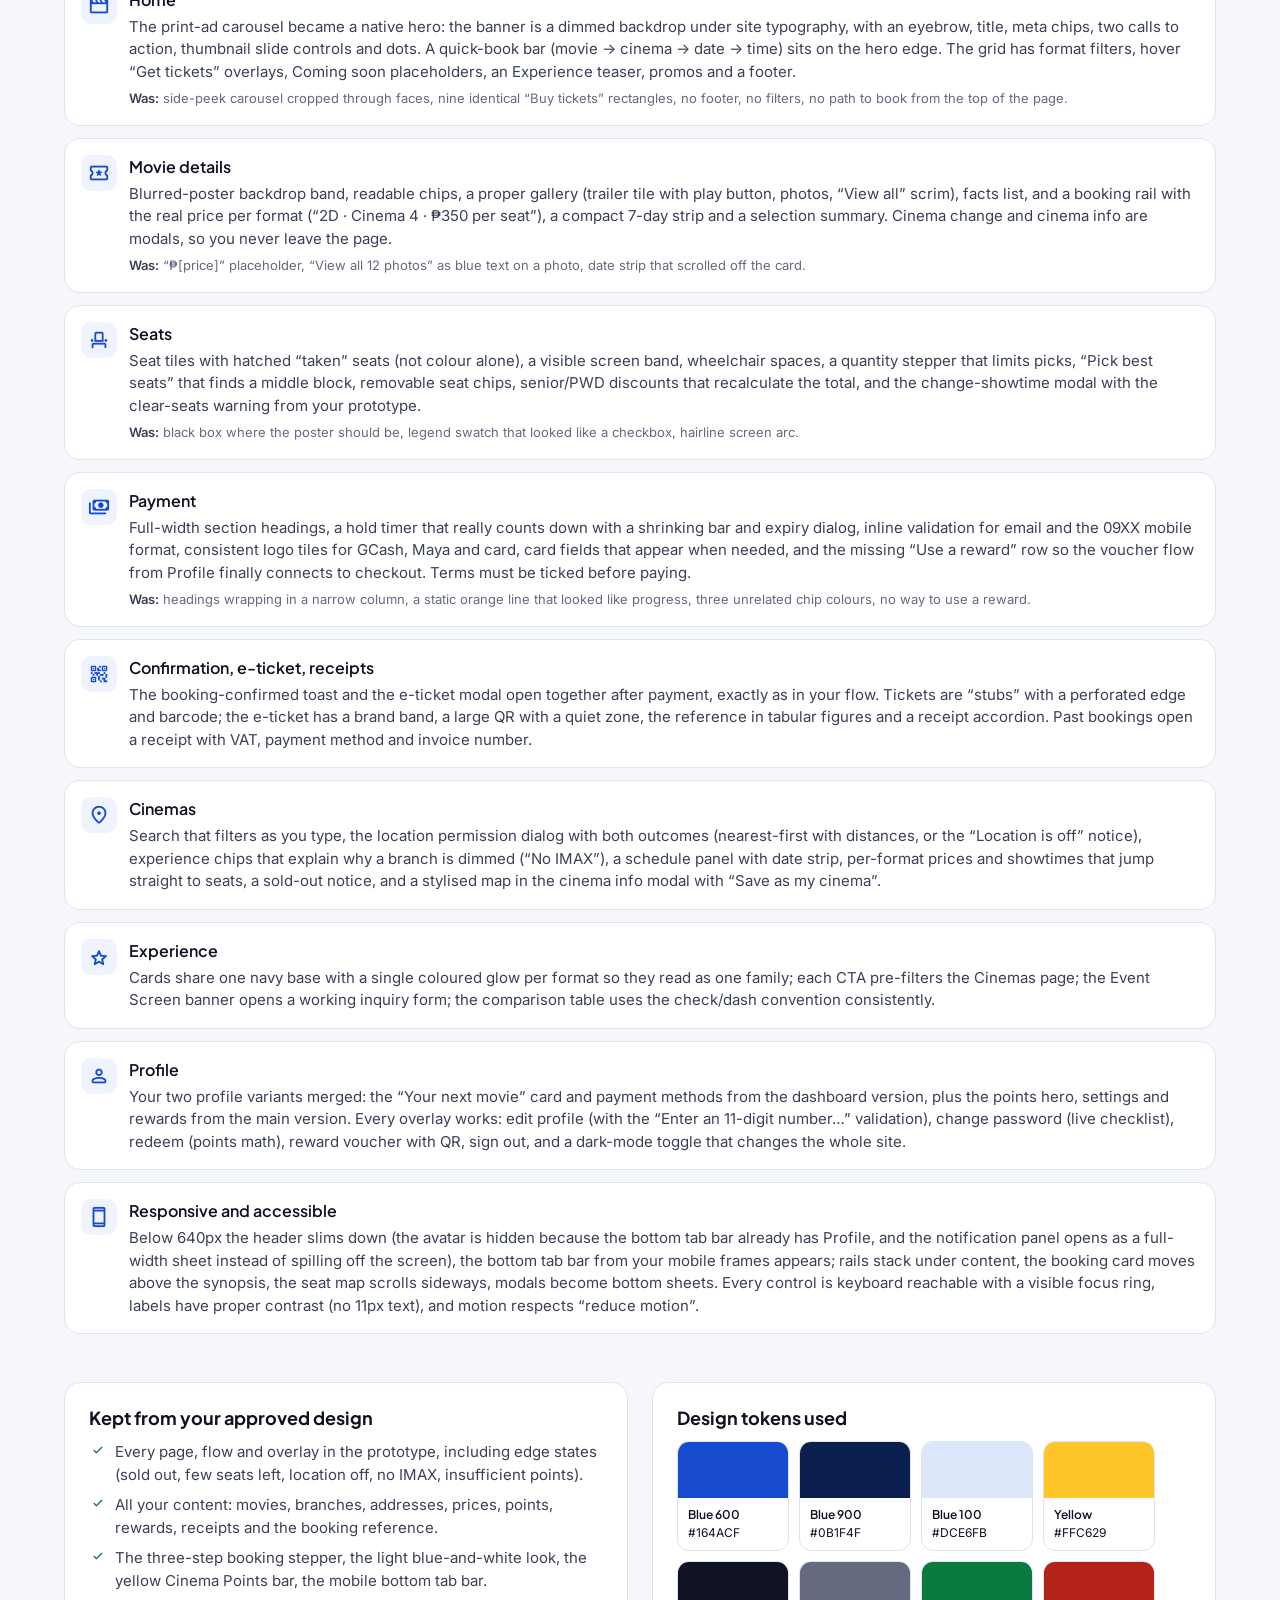
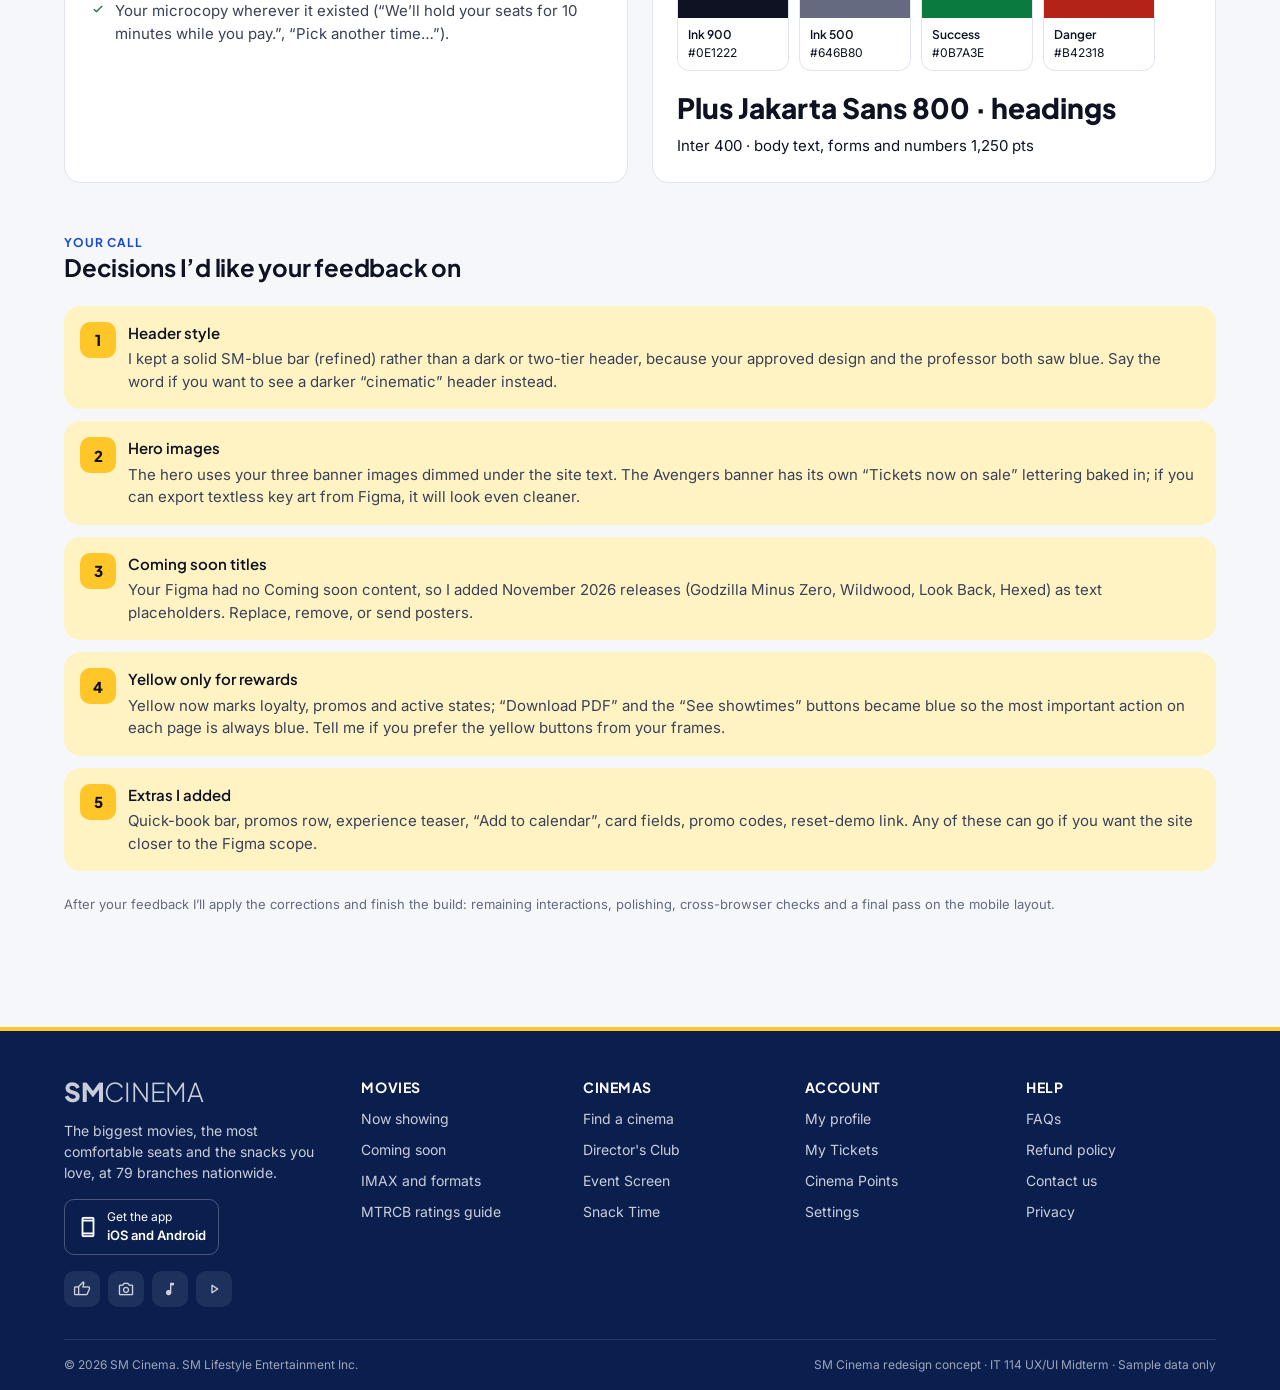
<file: review.html>
<!DOCTYPE html>
<html lang="en">
<head>
  <meta charset="utf-8">
  <meta name="viewport" content="width=device-width, initial-scale=1">
  <link rel="icon" href="data:image/svg+xml,%3Csvg xmlns=%27http://www.w3.org/2000/svg%27 viewBox=%270 0 64 64%27%3E%3Crect width=%2764%27 height=%2764%27 rx=%2714%27 fill=%27%23164ACF%27/%3E%3Ctext x=%2732%27 y=%2742%27 text-anchor=%27middle%27 font-family=%27Arial,Helvetica,sans-serif%27 font-weight=%27800%27 font-size=%2728%27 fill=%27white%27%3ESM%3C/text%3E%3C/svg%3E">
  <title>Review guide – SM Cinema redesign mockup</title>
  <script>try{var t=localStorage.getItem('sm.theme');if(t)document.documentElement.dataset.theme=JSON.parse(t)}catch(e){}</script>
  <link rel="preconnect" href="https://fonts.googleapis.com">
  <link rel="preconnect" href="https://fonts.gstatic.com" crossorigin>
  <link href="https://fonts.googleapis.com/css2?family=Plus+Jakarta+Sans:wght@300;400;600;700;800&family=Inter:wght@400;500;600;700&display=swap" rel="stylesheet">
  <link href="https://fonts.googleapis.com/css2?family=Material+Symbols+Rounded:opsz,wght,FILL,GRAD@20..48,300..700,0..1,0&display=block" rel="stylesheet">
  <link rel="stylesheet" href="css/tokens.css">
  <link rel="stylesheet" href="css/base.css">
  <link rel="stylesheet" href="css/components.css">
  <link rel="stylesheet" href="css/pages.css">
  <style>
    .swatches { display: flex; flex-wrap: wrap; gap: 10px; }
    .sw { width: 112px; border-radius: 12px; border: 1px solid var(--line); overflow: hidden; background: var(--surface); font-size: 12px; }
    .sw i { display: block; height: 56px; }
    .sw span { display: block; padding: 8px 10px; }
    .sw b { display: block; font-family: var(--font-display); }
    .type-sample { display: grid; gap: 6px; }
    .q { display: grid; grid-template-columns: 36px 1fr; gap: var(--sp-3); padding: var(--sp-4); border-radius: var(--radius-lg); background: var(--yellow-100); }
    .q .n { width: 36px; height: 36px; border-radius: 10px; background: var(--yellow-500); color: var(--ink-900); display: grid; place-items: center; font: 800 15px var(--font-display); }
    .q b { font-family: var(--font-display); display: block; margin-bottom: 4px; }
    .q p { color: var(--text-2); }
  </style>
</head>
<body>
  <a class="visually-hidden" href="#main">Skip to content</a>
  <header id="site-header"></header>

  <main id="main">
    <section class="review-hero">
      <div class="container">
        <span class="eyebrow" style="color:var(--yellow-500)">Mockup for review · not the final build yet</span>
        <h1 class="mt-2">What changed in the SM Cinema redesign, and why</h1>
        <p>This is a clickable mockup of your approved Figma design with the improvements applied. Everything is HTML, CSS and vanilla JavaScript with sample data, so what you see here is what the final build will look like. Click through the flows, then tell me what to keep, change or add before I build the rest of the interactions.</p>
        <div class="row wrap mt-5" style="gap:12px"><a class="btn btn-accent" href="index.html"><span class="ms">play_arrow</span>Start at the home page</a><a class="btn btn-ghost" href="#screens">Jump to the screen list</a></div>
      </div>
    </section>

    <section class="container section" id="screens">
      <div class="section-head"><div><span class="eyebrow blue">Screens</span><h2>Open each screen and try the flow</h2><p>Suggested path: Home → a movie → pick a showtime → seats → payment → pay → e-ticket.</p></div></div>
      <div class="screen-list">
        <a class="screen-card" href="index.html"><b>Home</b><small>New header, cinematic hero, quick-book bar, format filters, Now showing / Coming soon tabs, experience teaser, promos, footer.</small><span class="link sm">Try: change the cinema with the selector above the grid, filter by IMAX, use the quick-book bar.</span></a>
        <a class="screen-card" href="movie.html?id=two-valid-ids"><b>Movie details</b><small>Backdrop hero, chips, synopsis and facts, trailer and photo gallery with lightbox, booking rail with real prices.</small><span class="link sm">Try: pick a date and time, “Change” the cinema, open “Cinema info and map”, open a photo.</span></a>
        <a class="screen-card" href="seats.html"><b>Seats</b><small>Generated seat map with taken, selected and wheelchair seats, quantity stepper, “Pick best seats”, senior/PWD pricing.</small><span class="link sm">Try: tap seats, change the quantity, “Change showtime” and update to 9:00 PM.</span></a>
        <a class="screen-card" href="payment.html"><b>Payment</b><small>Live 10-minute hold timer, validated contact fields, GCash / Maya / card, the new “Use a reward” row, promo codes.</small><span class="link sm">Try: apply the reward, type SMTUESDAY, choose Card, press Pay without the checkbox.</span></a>
        <a class="screen-card" href="tickets.html?confirmed=CMC2283746763"><b>Booking confirmed + e-ticket</b><small>Confirmation toast, e-ticket modal with QR and booking reference, receipt and payment details.</small><span class="link sm">Try: Download PDF, Add to calendar, then open Past bookings and a receipt.</span></a>
        <a class="screen-card" href="cinemas.html"><b>Cinemas</b><small>Search, location permission dialog, nearest-first sorting, experience filters, branch schedule with showtimes, cinema info with map.</small><span class="link sm">Try: “Use my location” → Allow or Don’t allow, filter IMAX with SM City Bacolod selected.</span></a>
        <a class="screen-card" href="experience.html"><b>Experience</b><small>Four format cards on one navy base, Event Screen inquiry form, comparison table.</small><span class="link sm">Try: “See IMAX showtimes” (it pre-filters Cinemas), “Send an inquiry”.</span></a>
        <a class="screen-card" href="profile.html"><b>Profile</b><small>Your next movie, Cinema Points hero, personal info, settings with a working dark mode, activity, rewards, payment methods.</small><span class="link sm">Try: Dark mode, Edit profile with a wrong number, Change password, Redeem a reward, Sign out.</span></a>
        <a class="screen-card" href="index.html" onclick="alert('Narrow your browser window to under 640px, or open this on your phone, to see the mobile layout with the bottom tab bar.');return false;"><b>Mobile layout</b><small>Every page reflows to a single column with the bottom tab bar from your mobile frames.</small><span class="link sm">Try: shrink the browser window below 640px.</span></a>
      </div>
    </section>

    <section class="container section">
      <div class="section-head"><div><span class="eyebrow blue">Changes</span><h2>The improvements, screen by screen</h2></div></div>
      <div class="change-list">
        <div class="change"><span class="ic"><span class="ms">web_asset</span></span><div><b>Header (every page)</b><p>The SMCINEMA wordmark kept exactly as in your Figma (bold SM, light CINEMA), “Movies” added as the first nav item, equal spacing, a yellow active bar instead of the faint cyan underline, and search, notifications and your avatar grouped on the right exactly as in your Figma (search expands into a field when clicked).</p><p class="was"><strong>Was:</strong> flat bar with a typed “SMCINEMA”, three nav items floating left of centre, icon-only search, generic user icon.</p></div></div>
        <div class="change"><span class="ic"><span class="ms">palette</span></span><div><b>One design system</b><p>One blue (#164ACF) for everything transactional, yellow only for loyalty and attention, one neutral ramp, two typefaces (Plus Jakarta Sans for headings and buttons, Inter for body and numbers), one button system, one chip, one rating badge, one date chip, one showtime button and one card style. Dark mode is a token swap, so it works on every page.</p><p class="was"><strong>Was:</strong> five different blues, three typefaces that changed from page to page, four button radii, blurry raster MTRCB badges.</p></div></div>
        <div class="change"><span class="ic"><span class="ms">movie</span></span><div><b>Home</b><p>The print-ad carousel became a native hero: the banner is a dimmed backdrop under site typography, with an eyebrow, title, meta chips, two calls to action, thumbnail slide controls and dots. A quick-book bar (movie → cinema → date → time) sits on the hero edge. The grid has format filters, hover “Get tickets” overlays, Coming soon placeholders, an Experience teaser, promos and a footer.</p><p class="was"><strong>Was:</strong> side-peek carousel cropped through faces, nine identical “Buy tickets” rectangles, no footer, no filters, no path to book from the top of the page.</p></div></div>
        <div class="change"><span class="ic"><span class="ms">local_activity</span></span><div><b>Movie details</b><p>Blurred-poster backdrop band, readable chips, a proper gallery (trailer tile with play button, photos, “View all” scrim), facts list, and a booking rail with the real price per format (“2D · Cinema 4 · ₱350 per seat”), a compact 7-day strip and a selection summary. Cinema change and cinema info are modals, so you never leave the page.</p><p class="was"><strong>Was:</strong> “₱[price]” placeholder, “View all 12 photos” as blue text on a photo, date strip that scrolled off the card.</p></div></div>
        <div class="change"><span class="ic"><span class="ms">event_seat</span></span><div><b>Seats</b><p>Seat tiles with hatched “taken” seats (not colour alone), a visible screen band, wheelchair spaces, a quantity stepper that limits picks, “Pick best seats” that finds a middle block, removable seat chips, senior/PWD discounts that recalculate the total, and the change-showtime modal with the clear-seats warning from your prototype.</p><p class="was"><strong>Was:</strong> black box where the poster should be, legend swatch that looked like a checkbox, hairline screen arc.</p></div></div>
        <div class="change"><span class="ic"><span class="ms">payments</span></span><div><b>Payment</b><p>Full-width section headings, a hold timer that really counts down with a shrinking bar and expiry dialog, inline validation for email and the 09XX mobile format, consistent logo tiles for GCash, Maya and card, card fields that appear when needed, and the missing “Use a reward” row so the voucher flow from Profile finally connects to checkout. Terms must be ticked before paying.</p><p class="was"><strong>Was:</strong> headings wrapping in a narrow column, a static orange line that looked like progress, three unrelated chip colours, no way to use a reward.</p></div></div>
        <div class="change"><span class="ic"><span class="ms">qr_code_2</span></span><div><b>Confirmation, e-ticket, receipts</b><p>The booking-confirmed toast and the e-ticket modal open together after payment, exactly as in your flow. Tickets are “stubs” with a perforated edge and barcode; the e-ticket has a brand band, a large QR with a quiet zone, the reference in tabular figures and a receipt accordion. Past bookings open a receipt with VAT, payment method and invoice number.</p></div></div>
        <div class="change"><span class="ic"><span class="ms">location_on</span></span><div><b>Cinemas</b><p>Search that filters as you type, the location permission dialog with both outcomes (nearest-first with distances, or the “Location is off” notice), experience chips that explain why a branch is dimmed (“No IMAX”), a schedule panel with date strip, per-format prices and showtimes that jump straight to seats, a sold-out notice, and a stylised map in the cinema info modal with “Save as my cinema”.</p></div></div>
        <div class="change"><span class="ic"><span class="ms">star</span></span><div><b>Experience</b><p>Cards share one navy base with a single coloured glow per format so they read as one family; each CTA pre-filters the Cinemas page; the Event Screen banner opens a working inquiry form; the comparison table uses the check/dash convention consistently.</p></div></div>
        <div class="change"><span class="ic"><span class="ms">person</span></span><div><b>Profile</b><p>Your two profile variants merged: the “Your next movie” card and payment methods from the dashboard version, plus the points hero, settings and rewards from the main version. Every overlay works: edit profile (with the “Enter an 11-digit number…” validation), change password (live checklist), redeem (points math), reward voucher with QR, sign out, and a dark-mode toggle that changes the whole site.</p></div></div>
        <div class="change"><span class="ic"><span class="ms">smartphone</span></span><div><b>Responsive and accessible</b><p>Below 640px the header slims down (the avatar is hidden because the bottom tab bar already has Profile, and the notification panel opens as a full-width sheet instead of spilling off the screen), the bottom tab bar from your mobile frames appears; rails stack under content, the booking card moves above the synopsis, the seat map scrolls sideways, modals become bottom sheets. Every control is keyboard reachable with a visible focus ring, labels have proper contrast (no 11px text), and motion respects “reduce motion”.</p></div></div>
      </div>
    </section>

    <section class="container section">
      <div class="grid cols-2">
        <div class="card">
          <h3>Kept from your approved design</h3>
          <ul class="stack tight text-2">
            <li class="row" style="align-items:flex-start;gap:8px"><span class="ms sm" style="color:var(--success)">check</span>Every page, flow and overlay in the prototype, including edge states (sold out, few seats left, location off, no IMAX, insufficient points).</li>
            <li class="row" style="align-items:flex-start;gap:8px"><span class="ms sm" style="color:var(--success)">check</span>All your content: movies, branches, addresses, prices, points, rewards, receipts and the booking reference.</li>
            <li class="row" style="align-items:flex-start;gap:8px"><span class="ms sm" style="color:var(--success)">check</span>The three-step booking stepper, the light blue-and-white look, the yellow Cinema Points bar, the mobile bottom tab bar.</li>
            <li class="row" style="align-items:flex-start;gap:8px"><span class="ms sm" style="color:var(--success)">check</span>Your microcopy wherever it existed (“We’ll hold your seats for 10 minutes while you pay.”, “Pick another time…”).</li>
          </ul>
        </div>
        <div class="card">
          <h3>Design tokens used</h3>
          <div class="swatches mt-3">
            <div class="sw"><i style="background:#164ACF"></i><span><b>Blue 600</b>#164ACF</span></div>
            <div class="sw"><i style="background:#0B1F4F"></i><span><b>Blue 900</b>#0B1F4F</span></div>
            <div class="sw"><i style="background:#DCE6FB"></i><span><b>Blue 100</b>#DCE6FB</span></div>
            <div class="sw"><i style="background:#FFC629"></i><span><b>Yellow</b>#FFC629</span></div>
            <div class="sw"><i style="background:#0E1222"></i><span><b>Ink 900</b>#0E1222</span></div>
            <div class="sw"><i style="background:#646B80"></i><span><b>Ink 500</b>#646B80</span></div>
            <div class="sw"><i style="background:#0B7A3E"></i><span><b>Success</b>#0B7A3E</span></div>
            <div class="sw"><i style="background:#B42318"></i><span><b>Danger</b>#B42318</span></div>
          </div>
          <div class="type-sample mt-4"><span class="display" style="font-size:28px;font-weight:800">Plus Jakarta Sans 800 · headings</span><span style="font-size:15px">Inter 400 · body text, forms and numbers 1,250 pts</span></div>
        </div>
      </div>
    </section>

    <section class="container section">
      <div class="section-head"><div><span class="eyebrow blue">Your call</span><h2>Decisions I’d like your feedback on</h2></div></div>
      <div class="stack">
        <div class="q"><span class="n">1</span><div><b>Header style</b><p>I kept a solid SM-blue bar (refined) rather than a dark or two-tier header, because your approved design and the professor both saw blue. Say the word if you want to see a darker “cinematic” header instead.</p></div></div>
        <div class="q"><span class="n">2</span><div><b>Hero images</b><p>The hero uses your three banner images dimmed under the site text. The Avengers banner has its own “Tickets now on sale” lettering baked in; if you can export textless key art from Figma, it will look even cleaner.</p></div></div>
        <div class="q"><span class="n">3</span><div><b>Coming soon titles</b><p>Your Figma had no Coming soon content, so I added November 2026 releases (Godzilla Minus Zero, Wildwood, Look Back, Hexed) as text placeholders. Replace, remove, or send posters.</p></div></div>
        <div class="q"><span class="n">4</span><div><b>Yellow only for rewards</b><p>Yellow now marks loyalty, promos and active states; “Download PDF” and the “See showtimes” buttons became blue so the most important action on each page is always blue. Tell me if you prefer the yellow buttons from your frames.</p></div></div>
        <div class="q"><span class="n">5</span><div><b>Extras I added</b><p>Quick-book bar, promos row, experience teaser, “Add to calendar”, card fields, promo codes, reset-demo link. Any of these can go if you want the site closer to the Figma scope.</p></div></div>
      </div>
      <p class="helper mt-5">After your feedback I’ll apply the corrections and finish the build: remaining interactions, polishing, cross-browser checks and a final pass on the mobile layout.</p>
    </section>
  </main>

  <footer id="site-footer"></footer>

  <script src="js/data.js"></script>
  <script src="js/ui.js"></script>
  <script>SMUI.init({ active: null });</script>
</body>
</html>
</file>
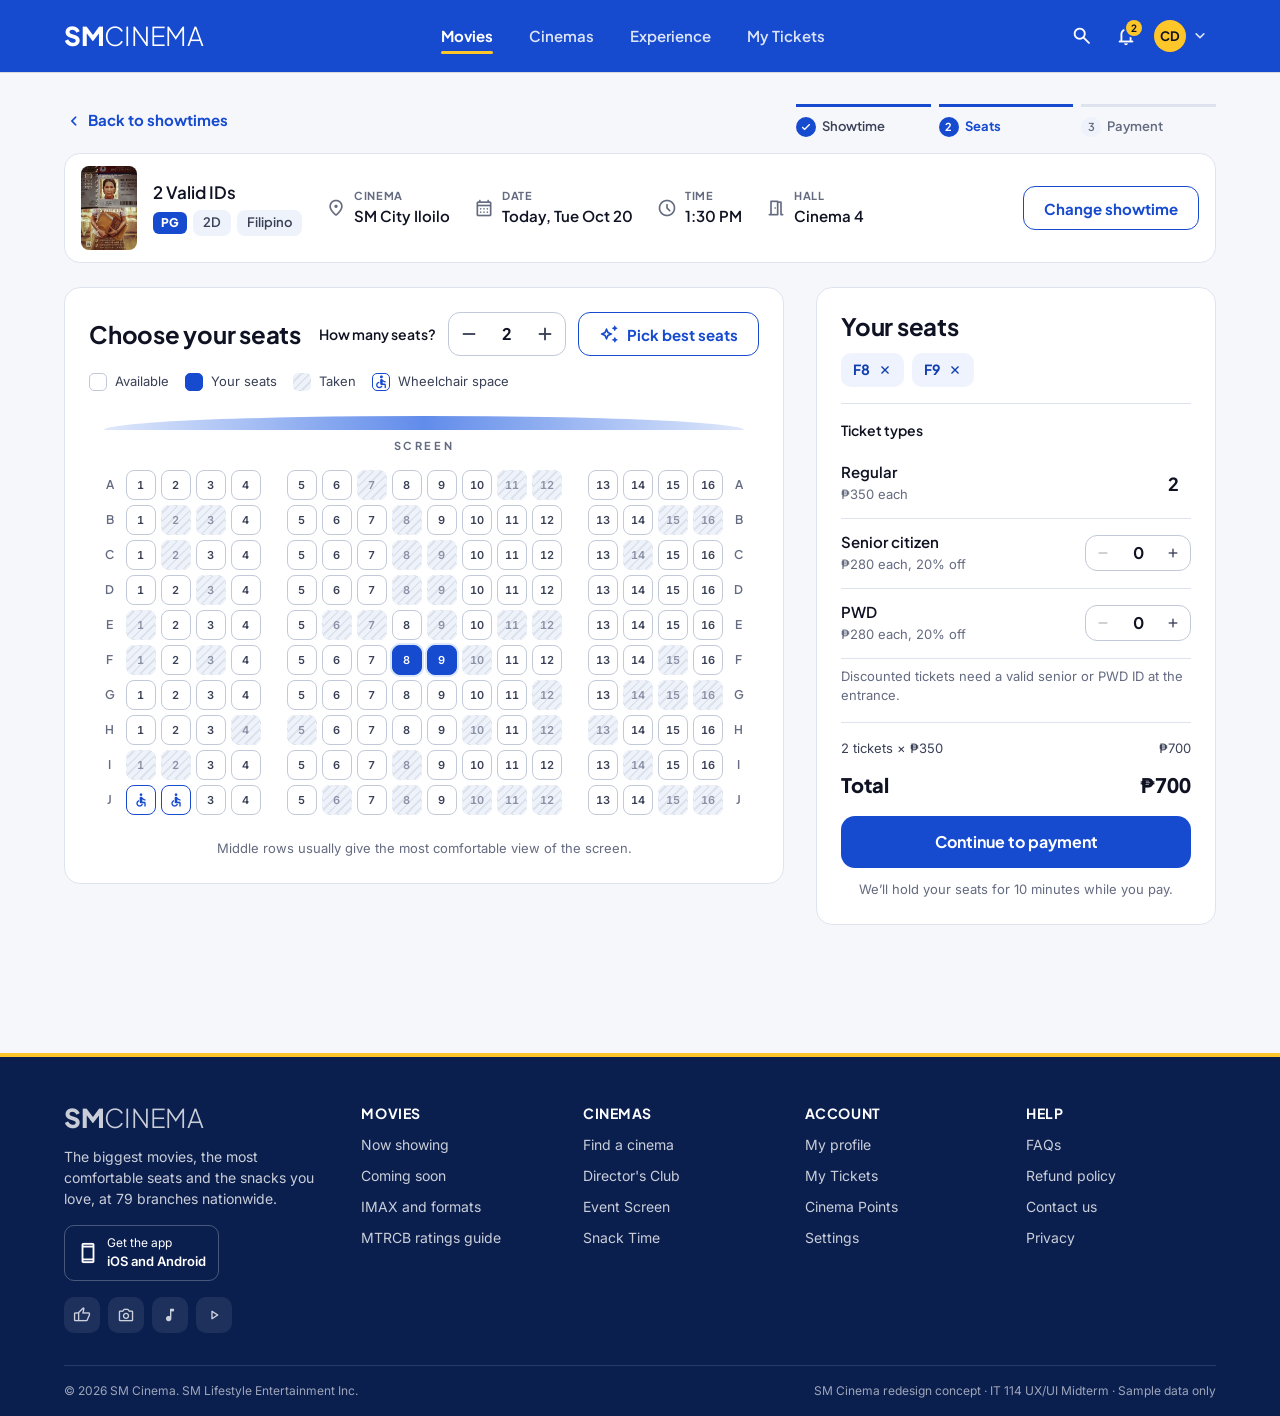
<file: seats.html>
<!DOCTYPE html>
<html lang="en">
<head>
  <meta charset="utf-8">
  <meta name="viewport" content="width=device-width, initial-scale=1">
  <link rel="icon" href="data:image/svg+xml,%3Csvg xmlns=%27http://www.w3.org/2000/svg%27 viewBox=%270 0 64 64%27%3E%3Crect width=%2764%27 height=%2764%27 rx=%2714%27 fill=%27%23164ACF%27/%3E%3Ctext x=%2732%27 y=%2742%27 text-anchor=%27middle%27 font-family=%27Arial,Helvetica,sans-serif%27 font-weight=%27800%27 font-size=%2728%27 fill=%27white%27%3ESM%3C/text%3E%3C/svg%3E">
  <title>Choose seats – SM Cinema</title>
  <script>try{var t=localStorage.getItem('sm.theme');if(t)document.documentElement.dataset.theme=JSON.parse(t)}catch(e){}</script>
  <link rel="preconnect" href="https://fonts.googleapis.com">
  <link rel="preconnect" href="https://fonts.gstatic.com" crossorigin>
  <link href="https://fonts.googleapis.com/css2?family=Plus+Jakarta+Sans:wght@300;400;600;700;800&family=Inter:wght@400;500;600;700&display=swap" rel="stylesheet">
  <link href="https://fonts.googleapis.com/css2?family=Material+Symbols+Rounded:opsz,wght,FILL,GRAD@20..48,300..700,0..1,0&display=block" rel="stylesheet">
  <link rel="stylesheet" href="css/tokens.css">
  <link rel="stylesheet" href="css/base.css">
  <link rel="stylesheet" href="css/components.css">
  <link rel="stylesheet" href="css/pages.css">
  <style>
    .seat-map { --seat: 30px; --block-gap: 16px; gap: 5px; grid-template-columns: 22px repeat(4, var(--seat)) var(--block-gap) repeat(8, var(--seat)) var(--block-gap) repeat(4, var(--seat)) 22px; }
    @media (max-width: 640px) { .seat-map { --seat: 28px; --block-gap: 10px; } }
  </style>
</head>
<body>
  <a class="visually-hidden" href="#main">Skip to content</a>
  <header id="site-header"></header>

  <main id="main" class="container page">
    <div class="row between wrap mb-4">
      <a class="backlink" id="backLink" href="movie.html"><span class="ms">chevron_left</span>Back to showtimes</a>
      <div class="stepper compact" aria-label="Booking progress">
        <div class="step done"><span class="n"><span class="ms xs">check</span></span><span class="lbl">Showtime</span></div>
        <div class="step current"><span class="n">2</span><span class="lbl">Seats</span></div>
        <div class="step"><span class="n">3</span><span class="lbl">Payment</span></div>
      </div>
    </div>

    <div class="booking-bar">
      <img id="barPoster" alt="">
      <div class="facts">
        <div class="fact title"><span><b id="barTitle"></b><div class="row mt-1" id="barChips" style="gap:6px"></div></span></div>
        <div class="fact"><span class="ms">location_on</span><span><small>Cinema</small><b id="barCinema"></b></span></div>
        <div class="fact"><span class="ms">calendar_month</span><span><small>Date</small><b id="barDate"></b></span></div>
        <div class="fact"><span class="ms">schedule</span><span><small>Time</small><b id="barTime"></b></span></div>
        <div class="fact"><span class="ms">meeting_room</span><span><small>Hall</small><b id="barHall"></b></span></div>
      </div>
      <button class="btn btn-secondary" id="changeShowtime">Change showtime</button>
    </div>

    <div class="layout-rail">
      <div class="card">
        <div class="seat-toolbar">
          <h2>Choose your seats</h2>
          <div class="row">
            <span class="label">How many seats?</span>
            <div class="stepper-qty"><button id="qtyMinus" aria-label="Fewer seats"><span class="ms">remove</span></button><output id="qty" aria-live="polite">2</output><button id="qtyPlus" aria-label="More seats"><span class="ms">add</span></button></div>
            <button class="btn btn-secondary" id="bestSeats"><span class="ms">auto_awesome</span>Pick best seats</button>
          </div>
        </div>
        <div class="seat-legend"><span><i class="sw"></i>Available</span><span><i class="sw sel"></i>Your seats</span><span><i class="sw taken"></i>Taken</span><span><i class="sw wheel"><span class="ms xs">accessible</span></i>Wheelchair space</span></div>
        <div class="screen-band"><div class="arc"></div><div class="lbl">Screen</div></div>
        <div class="seat-area"><div class="seat-wrap"><div class="seat-map" id="seatMap" role="group" aria-label="Seat map"></div></div></div>
        <p class="seat-tip">Middle rows usually give the most comfortable view of the screen. <span class="mobile-only">Scroll sideways to see every seat.</span></p>
      </div>

      <aside class="rail">
        <div class="card">
          <h2>Your seats</h2>
          <div class="row wrap mt-3" id="seatChips" style="gap:8px;min-height:34px"></div>
          <div class="divider"></div>
          <div class="label mb-2">Ticket types</div>
          <div class="ticket-type"><span><b>Regular</b><small id="regPrice"></small></span><output class="display" id="regCount" style="font-weight:700;font-size:18px;min-width:36px;text-align:center">2</output></div>
          <div class="ticket-type"><span><b>Senior citizen</b><small id="seniorPrice"></small></span><div class="stepper-qty sm"><button id="seniorMinus" aria-label="Fewer senior tickets"><span class="ms sm">remove</span></button><output id="seniorOut">0</output><button id="seniorPlus" aria-label="More senior tickets"><span class="ms sm">add</span></button></div></div>
          <div class="ticket-type"><span><b>PWD</b><small id="pwdPrice"></small></span><div class="stepper-qty sm"><button id="pwdMinus" aria-label="Fewer PWD tickets"><span class="ms sm">remove</span></button><output id="pwdOut">0</output><button id="pwdPlus" aria-label="More PWD tickets"><span class="ms sm">add</span></button></div></div>
          <p class="helper mt-2">Discounted tickets need a valid senior or PWD ID at the entrance.</p>
          <div class="divider"></div>
          <div class="sub-row" id="subLine"></div>
          <div class="sub-row discount" id="discLine" hidden></div>
          <div class="total-row"><span>Total</span><span class="tabular" id="total">₱700</span></div>
          <a class="btn btn-primary btn-lg btn-block mt-4" id="toPayment" href="payment.html">Continue to payment</a>
          <p class="helper center mt-3" id="seatHint"></p>
        </div>
      </aside>
    </div>
  </main>

  <!-- Change showtime modal -->
  <div class="modal" id="changeModal">
    <div class="panel">
      <button class="close" data-close aria-label="Close"><span class="ms">close</span></button>
      <div class="m-title">Change showtime</div>
      <p class="m-sub" id="csSub"></p>
      <div class="card tint tight mt-4 row" style="gap:8px"><span class="ms sm muted">schedule</span><span id="csCurrent" class="text-2"></span></div>
      <div class="row between mt-4 mb-2"><span class="label">Date</span><span class="helper">October 2026</span></div>
      <div class="date-strip" id="csDates"></div>
      <div class="label mt-4">Showtime</div>
      <div id="csTimes"></div>
      <div class="notice warn mt-4" id="csNote"></div>
      <div class="m-actions"><a class="link spacer" id="csChangeCinema" href="movie.html">Change cinema instead</a><button class="btn btn-tertiary" data-close>Cancel</button><button class="btn btn-primary" id="csUpdate" disabled>Update showtime</button></div>
    </div>
  </div>

  <footer id="site-footer"></footer>

  <script src="js/data.js"></script>
  <script src="js/ui.js"></script>
  <script>SMUI.init({ active: 'movies' });</script>
  <script src="js/seats.js"></script>
</body>
</html>
</file>
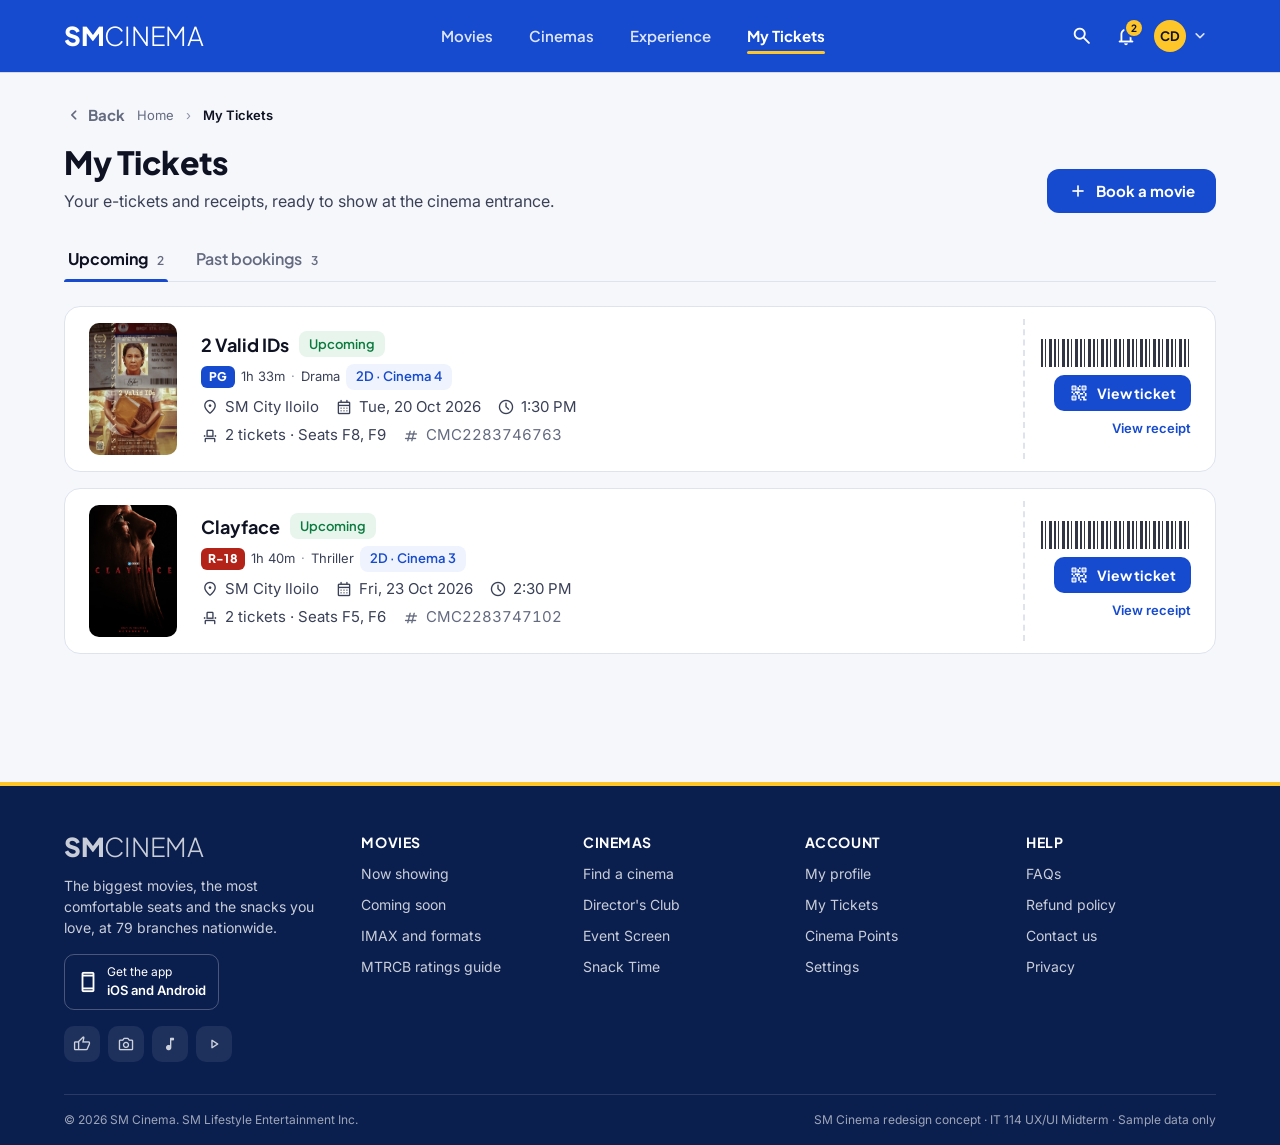
<file: tickets.html>
<!DOCTYPE html>
<html lang="en">
<head>
  <meta charset="utf-8">
  <meta name="viewport" content="width=device-width, initial-scale=1">
  <link rel="icon" href="data:image/svg+xml,%3Csvg xmlns=%27http://www.w3.org/2000/svg%27 viewBox=%270 0 64 64%27%3E%3Crect width=%2764%27 height=%2764%27 rx=%2714%27 fill=%27%23164ACF%27/%3E%3Ctext x=%2732%27 y=%2742%27 text-anchor=%27middle%27 font-family=%27Arial,Helvetica,sans-serif%27 font-weight=%27800%27 font-size=%2728%27 fill=%27white%27%3ESM%3C/text%3E%3C/svg%3E">
  <title>My Tickets – SM Cinema</title>
  <script>try{var t=localStorage.getItem('sm.theme');if(t)document.documentElement.dataset.theme=JSON.parse(t)}catch(e){}</script>
  <link rel="preconnect" href="https://fonts.googleapis.com">
  <link rel="preconnect" href="https://fonts.gstatic.com" crossorigin>
  <link href="https://fonts.googleapis.com/css2?family=Plus+Jakarta+Sans:wght@300;400;600;700;800&family=Inter:wght@400;500;600;700&display=swap" rel="stylesheet">
  <link href="https://fonts.googleapis.com/css2?family=Material+Symbols+Rounded:opsz,wght,FILL,GRAD@20..48,300..700,0..1,0&display=block" rel="stylesheet">
  <link rel="stylesheet" href="css/tokens.css">
  <link rel="stylesheet" href="css/base.css">
  <link rel="stylesheet" href="css/components.css">
  <link rel="stylesheet" href="css/pages.css">
</head>
<body>
  <a class="visually-hidden" href="#main">Skip to content</a>
  <header id="site-header"></header>

  <main id="main" class="container page">
    <nav class="crumbs" aria-label="Breadcrumb"><a class="backlink" href="index.html"><span class="ms">chevron_left</span>Back</a><a href="index.html">Home</a><span class="sep">›</span><span class="current">My Tickets</span></nav>
    <div class="page-head">
      <div><h1>My Tickets</h1><p class="lede">Your e-tickets and receipts, ready to show at the cinema entrance.</p></div>
      <a class="btn btn-primary" href="index.html"><span class="ms">add</span>Book a movie</a>
    </div>

    <div class="tabs" role="tablist" data-tabs>
      <button role="tab" aria-selected="true" aria-controls="panelUp" id="tabUp">Upcoming <span class="count" id="countUp"></span></button>
      <button role="tab" aria-selected="false" aria-controls="panelPast" id="tabPast">Past bookings <span class="count" id="countPast"></span></button>
    </div>
    <div class="tabpanel" id="panelUp" role="tabpanel" aria-labelledby="tabUp"><div class="ticket-list" id="listUp"></div></div>
    <div class="tabpanel" id="panelPast" role="tabpanel" aria-labelledby="tabPast" hidden><div class="ticket-list" id="listPast"></div></div>
  </main>

  <!-- E-ticket modal -->
  <div class="modal" id="ticketModal">
    <div class="panel eticket">
      <div class="band"><a class="brand dark" href="index.html"><span class="sm">SM</span><span class="cinema">Cinema</span></a><small>E-ticket · Saved in My Tickets</small></div>
      <button class="close" data-close aria-label="Close"><span class="ms">close</span></button>
      <div class="ticket-head">
        <img id="tkPoster" alt="">
        <div><div class="m-title" id="tkTitle" style="font-size:22px"></div><div class="row mt-2" id="tkChips" style="gap:8px"></div><span class="tag green mt-2" id="tkStatus">Upcoming</span></div>
      </div>
      <div class="qr-box mt-4"><div class="qr" id="tkQr"></div><div class="helper mt-3">Booking reference</div><div class="ref" id="tkRef"></div><div class="helper mt-1">Show this QR code at the cinema entrance.</div></div>
      <div class="details" id="tkDetails"></div>
      <div class="row mt-5" style="gap:8px"><button class="btn btn-primary grow" id="tkDownload"><span class="ms">download</span>Download PDF</button><a class="btn btn-secondary" id="tkCal" href="#"><span class="ms">event</span>Add to calendar</a></div>
      <details class="acc mt-4"><summary>Receipt and payment details<span class="ms">expand_more</span></summary><div id="tkReceipt" class="mb-3"></div></details>
    </div>
  </div>

  <!-- Receipt modal -->
  <div class="modal" id="receiptModal">
    <div class="panel narrow">
      <button class="close" data-close aria-label="Close"><span class="ms">close</span></button>
      <span class="eyebrow">Receipt</span>
      <div class="m-title mt-2" id="rcTitle" style="font-size:22px"></div>
      <div class="row mt-2" id="rcChips" style="gap:8px"></div>
      <div class="divider"></div>
      <div id="rcBody"></div>
      <div class="divider"></div>
      <div class="total-row" style="margin-top:0"><span>Total paid</span><span class="tabular" id="rcTotal"></span></div>
      <button class="btn btn-secondary btn-block mt-4" id="rcDownload"><span class="ms">download</span>Download receipt</button>
    </div>
  </div>

  <footer id="site-footer"></footer>

  <script src="js/data.js"></script>
  <script src="js/ui.js"></script>
  <script>SMUI.init({ active: 'tickets' });</script>
  <script src="js/tickets.js"></script>
</body>
</html>
</file>
<file: css/tokens.css>
/* ==========================================================================
   SM Cinema redesign — design tokens
   One blue, one yellow, one neutral ramp, two type families. Dark theme via [data-theme="dark"].
   ========================================================================== */
:root {
  /* Type */
  --font-display: 'Plus Jakarta Sans', system-ui, -apple-system, 'Segoe UI', sans-serif;
  --font-body: 'Inter', system-ui, -apple-system, 'Segoe UI', sans-serif;
  --fs-display: clamp(32px, 2.6vw + 16px, 48px);
  --fs-h1: clamp(26px, 2.2vw + 14px, 32px);
  --fs-h2: clamp(20px, 1.2vw + 14px, 24px);
  --fs-h3: 18px;
  --fs-body-lg: 16px;
  --fs-body: 15px;
  --fs-sm: 13px;
  --fs-label: 12px;

  /* Brand blue */
  --blue-900: #0B1F4F;
  --blue-800: #10307F;
  --blue-700: #123FAF;
  --blue-600: #164ACF;
  --blue-500: #2F63E3;
  --blue-400: #4F7FE8;
  --blue-200: #B9CCF7;
  --blue-100: #DCE6FB;
  --blue-50: #EEF3FD;

  /* Accent yellow (loyalty, attention, active indicators) */
  --yellow-600: #E8B000;
  --yellow-500: #FFC629;
  --yellow-100: #FFF3C4;

  /* Neutrals */
  --ink-900: #0E1222;
  --ink-700: #3A4157;
  --ink-500: #646B80;
  --ink-400: #8A90A6;
  --line: #DEE3EE;
  --line-strong: #C2C9D8;
  --surface: #FFFFFF;
  --surface-tint: #EEF2FA;
  --canvas: #F6F7FB;
  --overlay: rgba(11, 18, 40, .58);

  /* Semantic */
  --success: #0B7A3E;
  --success-bg: #E7F5EC;
  --warning: #B45309;
  --warning-dot: #F59E0B;
  --warning-bg: #FFF3C4;
  --danger: #B42318;
  --danger-bg: #FEE4E2;

  /* Roles */
  --text: var(--ink-900);
  --text-2: var(--ink-700);
  --text-3: var(--ink-500);
  --link: var(--blue-600);
  --focus: var(--blue-600);
  --header-bg: var(--blue-600);
  --header-fg: #FFFFFF;
  --footer-bg: var(--blue-900);

  /* Shape, depth, motion */
  --radius-sm: 8px;
  --radius: 12px;
  --radius-lg: 16px;
  --radius-xl: 24px;
  --radius-pill: 999px;
  --shadow-sm: 0 1px 2px rgba(14, 18, 34, .06);
  --shadow-md: 0 8px 24px rgba(14, 18, 34, .12);
  --shadow-lg: 0 24px 48px rgba(13, 18, 33, .22);
  --ease: cubic-bezier(.2, .7, .2, 1);
  --dur: 160ms;
  --dur-slow: 320ms;

  /* Layout */
  --container: 1200px;
  --gutter: 24px;
  --header-h: 72px;
  --tabbar-h: 64px;
  --sp-1: 4px; --sp-2: 8px; --sp-3: 12px; --sp-4: 16px; --sp-5: 24px; --sp-6: 32px; --sp-7: 48px; --sp-8: 64px;
}

[data-theme="dark"] {
  --ink-900: #F3F5FB;
  --ink-700: #C3C9DA;
  --ink-500: #8E96AB;
  --ink-400: #5F6880;
  --line: #26304F;
  --line-strong: #344266;
  --surface: #161B2B;
  --surface-tint: #1C2236;
  --canvas: #0B0F1A;
  --overlay: rgba(2, 6, 18, .72);
  --blue-50: #18213A;
  --blue-100: #1F2C55;
  --blue-200: #2A3C73;
  --yellow-100: #3A2E0D;
  --success-bg: #0F2A1C;
  --warning-bg: #2E2410;
  --danger-bg: #3A1512;
  --link: #8FB2FF;
  --focus: #8FB2FF;
  --header-bg: #0F2A78;
  --footer-bg: #070D1F;
  --shadow-sm: 0 1px 2px rgba(0, 0, 0, .4);
  --shadow-md: 0 8px 24px rgba(0, 0, 0, .45);
  --shadow-lg: 0 24px 48px rgba(0, 0, 0, .6);
  color-scheme: dark;
}
</file>
<file: css/base.css>
/* ==========================================================================
   Base: reset, typography, layout primitives, utilities
   ========================================================================== */
*, *::before, *::after { box-sizing: border-box; }
html { -webkit-text-size-adjust: 100%; scroll-behavior: smooth; }
body {
  margin: 0;
  font-family: var(--font-body);
  font-size: var(--fs-body);
  line-height: 1.5;
  color: var(--text);
  background: var(--canvas);
  -webkit-font-smoothing: antialiased;
  -moz-osx-font-smoothing: grayscale;
}
body.bg-white { background: var(--surface); }
img, svg, video { display: block; max-width: 100%; }
button, input, select, textarea { font: inherit; color: inherit; }
button { cursor: pointer; background: none; border: 0; padding: 0; }
a { color: var(--link); text-decoration: none; }
a:hover { text-decoration: underline; }
h1, h2, h3, h4 { font-family: var(--font-display); color: var(--text); margin: 0; line-height: 1.2; }
h1 { font-size: var(--fs-h1); font-weight: 800; letter-spacing: -.015em; }
h2 { font-size: var(--fs-h2); font-weight: 700; letter-spacing: -.01em; }
h3 { font-size: var(--fs-h3); font-weight: 700; }
h4 { font-size: var(--fs-body); font-weight: 700; }
p { margin: 0; }
small, .text-sm { font-size: var(--fs-sm); }
strong, b { font-weight: 600; }
hr { border: 0; border-top: 1px solid var(--line); margin: 0; }
ul, ol { margin: 0; padding: 0; list-style: none; }
::placeholder { color: var(--ink-500); opacity: 1; }
:focus-visible { outline: 2px solid var(--focus); outline-offset: 2px; border-radius: 4px; }
::selection { background: var(--blue-100); color: var(--ink-900); }
[hidden] { display: none !important; }

/* Icons: Material Symbols Rounded, one family everywhere */
.ms {
  font-family: 'Material Symbols Rounded';
  font-weight: 400; font-style: normal; font-size: 22px; line-height: 1;
  letter-spacing: normal; text-transform: none; display: inline-block; white-space: nowrap;
  word-wrap: normal; direction: ltr; -webkit-font-feature-settings: 'liga'; font-feature-settings: 'liga';
  font-variation-settings: 'FILL' 0, 'wght' 400, 'GRAD' 0, 'opsz' 24; flex: none; user-select: none;
}
.ms.fill { font-variation-settings: 'FILL' 1, 'wght' 400, 'GRAD' 0, 'opsz' 24; }
.ms.sm { font-size: 18px; font-variation-settings: 'FILL' 0, 'wght' 400, 'GRAD' 0, 'opsz' 20; }
.ms.xs { font-size: 16px; font-variation-settings: 'FILL' 0, 'wght' 500, 'GRAD' 0, 'opsz' 20; }
.ms.lg { font-size: 28px; }
.ms.xl { font-size: 40px; font-variation-settings: 'FILL' 0, 'wght' 300, 'GRAD' 0, 'opsz' 48; }

/* Layout */
.container { max-width: var(--container); margin-inline: auto; padding-inline: var(--gutter); width: 100%; }
.page { padding-block: var(--sp-6) var(--sp-8); }
.page-head { display: flex; flex-wrap: wrap; align-items: flex-end; justify-content: space-between; gap: var(--sp-4); margin-bottom: var(--sp-5); }
.page-head .lede { color: var(--text-2); font-size: var(--fs-body-lg); margin-top: var(--sp-2); max-width: 64ch; }
.section { padding-block: var(--sp-7); }
.section + .section { padding-top: 0; }
.section-head { display: flex; align-items: flex-end; justify-content: space-between; gap: var(--sp-4); margin-bottom: var(--sp-5); flex-wrap: wrap; }
.section-head p { color: var(--text-2); margin-top: var(--sp-1); }
.eyebrow { font-family: var(--font-display); font-size: var(--fs-label); font-weight: 700; letter-spacing: .08em; text-transform: uppercase; color: var(--text-3); }
.eyebrow.accent { color: var(--yellow-600); }
.eyebrow.blue { color: var(--blue-600); }
.grid { display: grid; gap: var(--sp-5); }
.cols-2 { grid-template-columns: repeat(2, minmax(0, 1fr)); }
.cols-3 { grid-template-columns: repeat(3, minmax(0, 1fr)); }
.cols-4 { grid-template-columns: repeat(4, minmax(0, 1fr)); }
.cols-5 { grid-template-columns: repeat(5, minmax(0, 1fr)); }
.row { display: flex; align-items: center; gap: var(--sp-3); }
.row.between { justify-content: space-between; }
.row.wrap { flex-wrap: wrap; }
.stack { display: flex; flex-direction: column; gap: var(--sp-3); }
.stack.tight { gap: var(--sp-2); }
.stack.loose { gap: var(--sp-5); }
.grow { flex: 1 1 auto; min-width: 0; }
.muted { color: var(--text-3); }
.text-2 { color: var(--text-2); }
.tabular { font-variant-numeric: tabular-nums; }
.display { font-family: var(--font-display); }
.truncate { white-space: nowrap; overflow: hidden; text-overflow: ellipsis; }
.clamp-2 { display: -webkit-box; -webkit-line-clamp: 2; -webkit-box-orient: vertical; overflow: hidden; }
.visually-hidden { position: absolute !important; width: 1px; height: 1px; padding: 0; margin: -1px; overflow: hidden; clip: rect(0 0 0 0); white-space: nowrap; border: 0; }
.center { text-align: center; }
.mt-1 { margin-top: var(--sp-1); } .mt-2 { margin-top: var(--sp-2); } .mt-3 { margin-top: var(--sp-3); } .mt-4 { margin-top: var(--sp-4); } .mt-5 { margin-top: var(--sp-5); } .mt-6 { margin-top: var(--sp-6); }
.mb-2 { margin-bottom: var(--sp-2); } .mb-3 { margin-bottom: var(--sp-3); } .mb-4 { margin-bottom: var(--sp-4); } .mb-5 { margin-bottom: var(--sp-5); }
.desktop-only { display: initial; }
.mobile-only { display: none; }

/* Two-column page layouts (content + sticky rail) */
.layout-rail { display: grid; grid-template-columns: minmax(0, 1fr) 400px; gap: var(--sp-6); align-items: start; }
.layout-rail > .rail { position: sticky; top: calc(var(--header-h) + var(--sp-5)); }
.layout-side { display: grid; grid-template-columns: 300px minmax(0, 1fr); gap: var(--sp-6); align-items: start; }

/* Breadcrumb + back link */
.crumbs { display: flex; align-items: center; gap: var(--sp-3); font-size: var(--fs-sm); color: var(--text-3); margin-bottom: var(--sp-4); flex-wrap: wrap; }
.crumbs a { color: var(--text-3); }
.crumbs a:hover { color: var(--link); }
.crumbs .sep { color: var(--ink-400); }
.crumbs .current { color: var(--text); font-weight: 600; }
.backlink { display: inline-flex; align-items: center; gap: 4px; font-family: var(--font-display); font-weight: 700; font-size: var(--fs-body); color: var(--link); }
.backlink .ms { font-size: 20px; }

/* Motion safety */
@media (prefers-reduced-motion: reduce) {
  *, *::before, *::after { animation-duration: .001ms !important; animation-iteration-count: 1 !important; transition-duration: .001ms !important; scroll-behavior: auto !important; }
}

/* Responsive primitives */
@media (max-width: 1080px) {
  .layout-rail { grid-template-columns: minmax(0, 1fr) 360px; }
  .cols-5 { grid-template-columns: repeat(4, minmax(0, 1fr)); }
}
@media (max-width: 900px) {
  .layout-rail, .layout-side { grid-template-columns: minmax(0, 1fr); }
  .layout-rail > .rail { position: static; }
  .cols-4, .cols-5 { grid-template-columns: repeat(3, minmax(0, 1fr)); }
  .cols-3 { grid-template-columns: repeat(2, minmax(0, 1fr)); }
}
@media (max-width: 640px) {
  :root { --gutter: 16px; --header-h: 56px; }
  .page { padding-block: var(--sp-5) calc(var(--tabbar-h) + var(--sp-6)); }
  .section { padding-block: var(--sp-6); }
  .cols-2 { grid-template-columns: minmax(0, 1fr); }
  .cols-3, .cols-4, .cols-5 { grid-template-columns: repeat(2, minmax(0, 1fr)); }
  .grid { gap: var(--sp-4); }
  .desktop-only { display: none !important; }
  .mobile-only { display: initial; }
}
</file>
<file: css/components.css>
/* ==========================================================================
   Components: header, tab bar, footer, buttons, chips, cards, forms, stepper,
   date strip, showtimes, seats, posters, ticket stubs, modals, toasts, hero
   ========================================================================== */

/* ---------- Header ---------- */
.site-header { position: sticky; top: 0; z-index: 50; background: var(--header-bg); color: var(--header-fg); box-shadow: 0 1px 0 rgba(0,0,0,.12); transition: box-shadow var(--dur) var(--ease); }
.site-header.is-scrolled { box-shadow: 0 6px 24px rgba(11,31,79,.28); }
.site-header .bar { height: var(--header-h); display: flex; align-items: center; gap: var(--sp-5); }
.brand { display: inline-flex; align-items: baseline; color: #fff; text-decoration: none !important; flex: none; font-family: var(--font-display); font-size: 26px; line-height: 1; letter-spacing: -.01em; text-transform: uppercase; }
.brand .sm { font-weight: 800; }
.brand .cinema { font-weight: 300; }
.brand.inverse { color: var(--blue-600); }
.nav { display: flex; align-items: center; gap: var(--sp-1); margin: 0 auto; }
.nav a { position: relative; display: inline-flex; align-items: center; height: 40px; padding: 0 16px; border-radius: var(--radius-sm); font-family: var(--font-display); font-weight: 600; font-size: 15px; color: rgba(255,255,255,.85); text-decoration: none !important; transition: color var(--dur), background var(--dur); }
.nav a::after { content: ''; position: absolute; left: 16px; right: 16px; bottom: 2px; height: 3px; border-radius: 3px; background: var(--yellow-500); transform: scaleX(0); transform-origin: left; opacity: .5; transition: transform var(--dur) var(--ease), opacity var(--dur); }
.nav a:hover { color: #fff; background: rgba(255,255,255,.08); }
.nav a:hover::after { transform: scaleX(1); }
.nav a[aria-current="page"] { color: #fff; font-weight: 700; }
.nav a[aria-current="page"]::after { transform: scaleX(1); opacity: 1; }
.util { margin-left: 0; display: flex; align-items: center; gap: var(--sp-1); }
.icon-btn { position: relative; width: 40px; height: 40px; border-radius: 10px; display: grid; place-items: center; color: #fff; transition: background var(--dur); }
.icon-btn:hover, .icon-btn[aria-expanded="true"] { background: rgba(255,255,255,.14); }
.icon-btn .count { position: absolute; top: 4px; right: 4px; min-width: 16px; height: 16px; padding: 0 4px; border-radius: 8px; background: var(--yellow-500); color: var(--ink-900); font: 700 10px/16px var(--font-display); text-align: center; box-shadow: 0 0 0 2px var(--header-bg); }
.avatar { width: 32px; height: 32px; border-radius: 50%; background: var(--yellow-500); color: var(--ink-900); display: grid; place-items: center; font: 700 13px var(--font-display); flex: none; }
.avatar.lg { width: 48px; height: 48px; font-size: 18px; }
.avatar.xl { width: 88px; height: 88px; font-size: 30px; background: var(--blue-600); color: #fff; }
.avatar.blue { background: var(--blue-600); color: #fff; }
.avatar-btn { display: inline-flex; align-items: center; gap: 4px; height: 40px; padding: 0 6px 0 4px; border-radius: 10px; color: #fff; }
.avatar-btn:hover, .avatar-btn[aria-expanded="true"] { background: rgba(255,255,255,.14); }
.avatar-btn .caret { font-size: 20px; opacity: .85; }
.search { position: relative; display: flex; align-items: center; }
.search input { width: 0; opacity: 0; height: 40px; border-radius: 10px; border: 0; background: rgba(255,255,255,.12); color: #fff; padding: 0; transition: width var(--dur-slow) var(--ease), opacity var(--dur); }
.search input::placeholder { color: rgba(255,255,255,.75); }
.search.open input { width: 260px; opacity: 1; padding: 0 40px 0 40px; border: 1px solid rgba(255,255,255,.45); }
.search input::-webkit-search-cancel-button { -webkit-appearance: none; appearance: none; }
.search-close { position: absolute; right: 4px; top: 50%; transform: translateY(-50%); width: 32px; height: 32px; border-radius: 8px; color: #fff; display: none; place-items: center; transition: background var(--dur); }
.search-close:hover { background: rgba(255,255,255,.2); }
.search.open .search-close { display: grid; }
.cinema-select { display: inline-flex; align-items: center; gap: 6px; font-family: var(--font-display); font-weight: 800; font-size: var(--fs-h2); letter-spacing: -.01em; color: var(--text); padding: 4px 8px 4px 4px; margin-left: -4px; border-radius: 10px; transition: background var(--dur); }
.cinema-select:hover, .cinema-select[aria-expanded="true"] { background: var(--blue-50); color: var(--blue-600); }
.cinema-select .ms { color: var(--blue-600); font-size: 24px; }
.cinema-select .caret { color: var(--text-3); }
.cinema-select:hover .caret { color: var(--blue-600); }
.menu.left { right: auto; left: 0; }
.search.open .icon-btn { position: absolute; left: 0; top: 0; pointer-events: none; }
.search.open .icon-btn:hover { background: none; }
.hdr-stepper { display: none; }

/* Dropdown panels */
.dropdown { position: relative; }
.menu { position: absolute; top: calc(100% + 10px); right: 0; min-width: 300px; background: var(--surface); color: var(--text); border: 1px solid var(--line); border-radius: var(--radius-lg); box-shadow: var(--shadow-lg); padding: var(--sp-2); z-index: 60; opacity: 0; transform: translateY(-6px); pointer-events: none; transition: opacity var(--dur), transform var(--dur) var(--ease); }
.menu.open { opacity: 1; transform: none; pointer-events: auto; }
.menu .menu-head { padding: var(--sp-3) var(--sp-3) var(--sp-2); display: flex; gap: var(--sp-3); align-items: center; }
.menu .menu-head .name { font-family: var(--font-display); font-weight: 700; font-size: 16px; }
.menu .menu-head .mail { font-size: var(--fs-sm); color: var(--text-3); }
.menu hr { margin: var(--sp-2) 0; }
.menu-item { display: flex; align-items: center; gap: var(--sp-3); width: 100%; padding: 10px var(--sp-3); border-radius: var(--radius-sm); font-size: var(--fs-body); font-weight: 500; color: var(--text); text-decoration: none !important; text-align: left; transition: background var(--dur); }
.menu-item:hover, .menu-item.active { background: var(--blue-50); color: var(--blue-600); }
.menu-item .ms { color: var(--text-3); font-size: 20px; }
.menu-item:hover .ms, .menu-item.active .ms { color: var(--blue-600); }
.menu-item.danger { color: var(--danger); }
.menu-item.danger .ms { color: var(--danger); }
.menu-item .meta { margin-left: auto; font-size: var(--fs-sm); color: var(--text-3); }
.menu-item .sub { display: block; font-size: var(--fs-sm); color: var(--text-3); font-weight: 400; }
.menu.cinemas-menu { min-width: 340px; }
.menu-item.cinema-row { align-items: flex-start; }
.menu-item.cinema-row .ms { margin-top: 2px; }
.menu-item.cinema-row.active { background: var(--blue-50); }
.menu-item.cinema-row .check { margin-left: auto; color: var(--blue-600); }
.points-mini { margin: var(--sp-2) var(--sp-3); padding: var(--sp-3); border-radius: var(--radius); background: var(--surface-tint); }
.points-mini .row { justify-content: space-between; }
.points-mini .pts { font-family: var(--font-display); font-weight: 800; font-size: 20px; }
.notif-panel { min-width: 360px; padding: 0; overflow: hidden; }
.notif-panel .menu-head { padding: var(--sp-4); border-bottom: 1px solid var(--line); justify-content: space-between; }
.notif-panel .menu-head h4 { font-size: 16px; }
.notif { display: flex; gap: var(--sp-3); padding: var(--sp-3) var(--sp-4); border-bottom: 1px solid var(--line); text-decoration: none !important; color: var(--text); transition: background var(--dur); }
.notif:last-child { border-bottom: 0; }
.notif:hover { background: var(--surface-tint); }
.notif .dot { width: 8px; height: 8px; border-radius: 50%; background: var(--blue-600); margin-top: 7px; flex: none; }
.notif.read .dot { background: transparent; }
.notif .t { font-weight: 600; font-size: var(--fs-body); }
.notif .b { font-size: var(--fs-sm); color: var(--text-2); margin-top: 2px; }
.notif .when { font-size: var(--fs-label); color: var(--text-3); margin-top: 4px; }

/* Mobile tab bar */
.tabbar { display: none; }

/* ---------- Footer ---------- */
.site-footer { background: var(--footer-bg); color: rgba(255,255,255,.78); border-top: 4px solid var(--yellow-500); margin-top: var(--sp-8); }
.site-footer .top { display: grid; grid-template-columns: 1.4fr repeat(4, 1fr); gap: var(--sp-6); padding-block: var(--sp-7) var(--sp-6); }
.site-footer h4 { color: #fff; font-size: 14px; letter-spacing: .04em; text-transform: uppercase; margin-bottom: var(--sp-3); }
.site-footer a { color: rgba(255,255,255,.78); }
.site-footer a:hover { color: #fff; }
.site-footer li { margin-bottom: 10px; font-size: 14px; }
.site-footer .blurb { font-size: 14px; margin-top: var(--sp-3); max-width: 36ch; }
.site-footer .social { display: flex; gap: var(--sp-2); margin-top: var(--sp-4); }
.site-footer .social a { width: 36px; height: 36px; border-radius: 10px; display: grid; place-items: center; background: rgba(255,255,255,.08); }
.site-footer .social a:hover { background: rgba(255,255,255,.16); }
.site-footer .bottom { border-top: 1px solid rgba(255,255,255,.12); padding-block: var(--sp-4); display: flex; justify-content: space-between; gap: var(--sp-3); flex-wrap: wrap; font-size: 12px; color: rgba(255,255,255,.6); }
.site-footer .apps { display: flex; gap: var(--sp-2); margin-top: var(--sp-4); }
.site-footer .app { display: inline-flex; align-items: center; gap: 8px; padding: 8px 12px; border-radius: 10px; border: 1px solid rgba(255,255,255,.25); font-size: 12px; color: #fff; text-decoration: none !important; }
.site-footer .app b { display: block; font-size: 13px; }

/* ---------- Buttons ---------- */
.btn { display: inline-flex; align-items: center; justify-content: center; gap: 8px; height: 44px; padding: 0 20px; border-radius: var(--radius); font-family: var(--font-display); font-weight: 700; font-size: 15px; line-height: 1; border: 1.5px solid transparent; text-decoration: none !important; white-space: nowrap; transition: background var(--dur), color var(--dur), border-color var(--dur), transform var(--dur), box-shadow var(--dur); user-select: none; }
.btn .ms { font-size: 20px; }
.btn:active { transform: translateY(1px); }
.btn:disabled, .btn[aria-disabled="true"] { opacity: .45; cursor: not-allowed; pointer-events: none; }
.btn-primary { background: var(--blue-600); color: #fff; }
.btn-primary:hover { background: var(--blue-700); }
.btn-primary:active { background: var(--blue-800); }
.btn-secondary { background: var(--surface); color: var(--blue-600); border-color: var(--blue-600); }
.btn-secondary:hover { background: var(--blue-50); }
[data-theme="dark"] .btn-secondary { color: var(--link); border-color: var(--link); background: transparent; }
.btn-tertiary { background: transparent; color: var(--blue-600); padding-inline: 12px; }
.btn-tertiary:hover { background: var(--blue-50); }
[data-theme="dark"] .btn-tertiary { color: var(--link); }
.btn-ghost { background: rgba(255,255,255,.14); color: #fff; border-color: rgba(255,255,255,.4); backdrop-filter: blur(6px); }
.btn-ghost:hover { background: rgba(255,255,255,.22); }
.btn-accent { background: var(--yellow-500); color: var(--ink-900); }
.btn-accent:hover { background: var(--yellow-600); }
[data-theme="dark"] .btn-accent { color: #0E1222; }
.btn-danger { background: var(--danger); color: #fff; }
.btn-danger:hover { background: #8E1C13; }
.btn-neutral { background: var(--surface-tint); color: var(--text); }
.btn-neutral:hover { background: var(--line); }
.btn-sm { height: 36px; padding: 0 14px; font-size: 14px; border-radius: 10px; }
.btn-lg { height: 52px; padding: 0 28px; font-size: 16px; border-radius: 14px; }
.btn-block { width: 100%; }
.btn-icon { width: 40px; height: 40px; padding: 0; border-radius: 10px; display: inline-grid; place-items: center; color: var(--text-2); transition: background var(--dur); }
.btn-icon:hover { background: var(--surface-tint); color: var(--text); }
.link { color: var(--link); font-weight: 600; font-size: var(--fs-body); display: inline-flex; align-items: center; gap: 4px; }
.link.underline { text-decoration: underline; text-underline-offset: 3px; }
.link.sm { font-size: var(--fs-sm); }

/* ---------- Chips, tags, badges ---------- */
.chip { display: inline-flex; align-items: center; gap: 6px; height: 36px; padding: 0 14px; border-radius: var(--radius-pill); border: 1.5px solid var(--line-strong); background: var(--surface); font-family: var(--font-display); font-weight: 600; font-size: 14px; color: var(--text-2); cursor: pointer; white-space: nowrap; transition: background var(--dur), color var(--dur), border-color var(--dur); }
.chip:hover { border-color: var(--blue-600); color: var(--blue-600); }
.chip[aria-pressed="true"], .chip.active { background: var(--blue-600); border-color: var(--blue-600); color: #fff; }
.chip .ms { font-size: 18px; }
.chip.sm { height: 30px; padding: 0 10px; font-size: 13px; }
.tag { display: inline-flex; align-items: center; gap: 4px; height: 26px; padding: 0 10px; border-radius: 8px; background: var(--surface-tint); color: var(--text-2); font-family: var(--font-display); font-weight: 600; font-size: 13px; white-space: nowrap; }
.tag.blue { background: var(--blue-50); color: var(--blue-600); }
[data-theme="dark"] .tag.blue { color: var(--link); }
.tag.outline { background: transparent; border: 1.5px solid var(--line-strong); }
.tag.green { background: var(--success-bg); color: var(--success); }
.tag.yellow { background: var(--yellow-100); color: var(--warning); }
.tag.red { background: var(--danger-bg); color: var(--danger); }
.tag.white { background: #fff; color: var(--blue-700); }
.tag .ms { font-size: 16px; }
.rating { display: inline-flex; align-items: center; justify-content: center; height: 22px; min-width: 34px; padding: 0 7px; border-radius: 6px; font-family: var(--font-display); font-weight: 800; font-size: 12px; color: #fff; letter-spacing: .02em; background: var(--blue-600); flex: none; }
.rating[data-r="G"] { background: #0B7A3E; }
.rating[data-r="PG"] { background: #164ACF; }
.rating[data-r="PG-13"], .rating[data-r="R-13"] { background: #B45309; }
.rating[data-r="R-16"] { background: #C2410C; }
.rating[data-r="R-18"] { background: #B42318; }
.meta { display: flex; align-items: center; gap: 8px; flex-wrap: wrap; font-size: var(--fs-sm); color: var(--text-2); }
.meta .sep { color: var(--ink-400); }
.status-dot { width: 8px; height: 8px; border-radius: 50%; display: inline-block; flex: none; }
.status-dot.warn { background: var(--warning-dot); }
.status-dot.ok { background: var(--success); }

/* ---------- Tabs ---------- */
.tabs { display: flex; gap: var(--sp-2); border-bottom: 1px solid var(--line); }
.tabs button, .tabs a { position: relative; height: 44px; padding: 0 4px; margin-right: var(--sp-4); font-family: var(--font-display); font-weight: 600; font-size: 16px; color: var(--text-3); text-decoration: none !important; transition: color var(--dur); }
.tabs button::after, .tabs a::after { content: ''; position: absolute; left: 0; right: 0; bottom: -1px; height: 3px; border-radius: 3px 3px 0 0; background: var(--blue-600); transform: scaleX(0); transition: transform var(--dur) var(--ease); }
.tabs button:hover, .tabs a:hover { color: var(--text); }
.tabs [aria-selected="true"], .tabs .active { color: var(--text); font-weight: 700; }
.tabs [aria-selected="true"]::after, .tabs .active::after { transform: scaleX(1); }
.tabs .count { margin-left: 6px; font-size: 12px; color: var(--text-3); font-weight: 600; }
.tabs.pills { border: 0; gap: var(--sp-2); }
.tabs.pills button { height: 36px; padding: 0 14px; border-radius: var(--radius-pill); margin: 0; background: var(--surface-tint); font-size: 14px; }
.tabs.pills button::after { display: none; }
.tabs.pills [aria-selected="true"] { background: var(--blue-600); color: #fff; }
.tabpanel[hidden] { display: none; }

/* ---------- Cards ---------- */
.card { background: var(--surface); border: 1px solid var(--line); border-radius: var(--radius-lg); padding: var(--sp-5); }
.card.tight { padding: var(--sp-4); }
.card.hover { transition: transform var(--dur) var(--ease), box-shadow var(--dur), border-color var(--dur); cursor: pointer; }
.card.hover:hover { transform: translateY(-2px); box-shadow: var(--shadow-md); border-color: var(--line-strong); }
.card.selected { border-color: var(--blue-600); background: var(--blue-50); box-shadow: inset 0 0 0 1px var(--blue-600); }
.card.tint { background: var(--surface-tint); border-color: transparent; }
.card h3 { margin-bottom: var(--sp-3); }
.card-head { display: flex; align-items: center; justify-content: space-between; gap: var(--sp-3); margin-bottom: var(--sp-4); }
.card-head h3, .card-head h2 { margin: 0; }
.panel-blue { background: linear-gradient(135deg, var(--blue-600), var(--blue-900)); color: #fff; border-radius: var(--radius-lg); padding: var(--sp-5); position: relative; overflow: hidden; }
.panel-blue::before { content: ''; position: absolute; inset: 0; background: radial-gradient(circle at 85% 20%, rgba(255,255,255,.14), transparent 45%); pointer-events: none; }
.panel-blue h2, .panel-blue h3 { color: #fff; }
.kv { display: grid; grid-template-columns: auto 1fr; gap: 6px var(--sp-4); font-size: var(--fs-body); }
.kv dt { color: var(--text-3); }
.kv dd { margin: 0; font-weight: 500; text-align: right; }
.kv.left dd { text-align: left; }
.kv.stack { display: flex; flex-direction: column; gap: var(--sp-3); }
.kv.stack dt { font-size: var(--fs-sm); }
.kv.stack dd { text-align: left; }
.divider { border-top: 1px solid var(--line); margin-block: var(--sp-4); }
.empty { border-radius: var(--radius-lg); background: var(--surface-tint); color: var(--text-2); text-align: center; padding: var(--sp-7) var(--sp-5); display: flex; flex-direction: column; align-items: center; gap: var(--sp-3); }
.empty .ms { font-size: 40px; color: var(--ink-400); }
.empty h3 { color: var(--text); }
.notice { display: flex; gap: var(--sp-3); align-items: flex-start; padding: var(--sp-3) var(--sp-4); border-radius: var(--radius); font-size: var(--fs-body); }
.notice .ms { font-size: 20px; flex: none; margin-top: 1px; }
.notice.warn { background: var(--warning-bg); color: var(--warning); }
.notice.info { background: var(--blue-50); color: var(--blue-700); }
[data-theme="dark"] .notice.info { color: var(--link); }
.notice.ok { background: var(--success-bg); color: var(--success); }
.notice.danger { background: var(--danger-bg); color: var(--danger); }
.notice.timer { position: relative; overflow: hidden; }
.notice.timer::after { content: ''; position: absolute; left: 0; bottom: 0; height: 4px; width: var(--progress, 100%); background: var(--warning-dot); transition: width 1s linear; }
.progress { height: 10px; border-radius: 5px; background: rgba(255,255,255,.25); overflow: hidden; }
.progress > span { display: block; height: 100%; border-radius: 5px; background: var(--yellow-500); width: var(--value, 50%); }
.progress.on-light { background: var(--surface-tint); }

/* ---------- Forms ---------- */
.field { display: flex; flex-direction: column; gap: 6px; }
.field label, .label { font-family: var(--font-display); font-weight: 600; font-size: 14px; color: var(--text); }
.input, .select, .textarea { width: 100%; height: 48px; padding: 0 14px; border-radius: var(--radius); border: 1.5px solid var(--line-strong); background: var(--surface); color: var(--text); font-size: var(--fs-body); transition: border-color var(--dur), box-shadow var(--dur); }
.textarea { height: auto; padding: 12px 14px; min-height: 110px; resize: vertical; }
.input:focus, .select:focus, .textarea:focus { outline: none; border-color: var(--blue-600); box-shadow: 0 0 0 3px var(--blue-100); }
.input[aria-invalid="true"] { border-color: var(--danger); }
.input[aria-invalid="true"]:focus { box-shadow: 0 0 0 3px var(--danger-bg); }
.input.ok { border-color: var(--success); }
.input-wrap { position: relative; }
.input-wrap .ms { position: absolute; left: 14px; top: 50%; transform: translateY(-50%); color: var(--text-3); pointer-events: none; }
.input-wrap .input { padding-left: 44px; }
.input-wrap .suffix { position: absolute; right: 12px; top: 50%; transform: translateY(-50%); }
.select { appearance: none; background-image: linear-gradient(45deg, transparent 50%, var(--ink-500) 50%), linear-gradient(135deg, var(--ink-500) 50%, transparent 50%); background-position: calc(100% - 20px) 21px, calc(100% - 15px) 21px; background-size: 5px 5px; background-repeat: no-repeat; padding-right: 40px; }
.helper { font-size: var(--fs-sm); color: var(--text-3); }
.helper.error { color: var(--danger); display: flex; gap: 4px; align-items: center; }
.helper.ok { color: var(--success); display: flex; gap: 4px; align-items: center; }
.helper .ms { font-size: 16px; }
.form-grid { display: grid; grid-template-columns: repeat(2, minmax(0, 1fr)); gap: var(--sp-4); }
.check { display: flex; align-items: flex-start; gap: 10px; cursor: pointer; font-size: var(--fs-body); }
.check input { width: 20px; height: 20px; margin: 2px 0 0; accent-color: var(--blue-600); flex: none; }
.toggle { position: relative; width: 44px; height: 26px; border-radius: 13px; background: var(--line-strong); transition: background var(--dur); flex: none; }
.toggle::after { content: ''; position: absolute; top: 3px; left: 3px; width: 20px; height: 20px; border-radius: 50%; background: #fff; box-shadow: 0 1px 3px rgba(0,0,0,.3); transition: transform var(--dur) var(--ease); }
.toggle[aria-checked="true"] { background: var(--blue-600); }
.toggle[aria-checked="true"]::after { transform: translateX(18px); }
.setting-row { display: flex; align-items: center; justify-content: space-between; gap: var(--sp-4); padding: var(--sp-3) 0; border-bottom: 1px solid var(--line); }
.setting-row:last-child { border-bottom: 0; }
.setting-row .t { font-weight: 600; }
.setting-row .d { font-size: var(--fs-sm); color: var(--text-3); }
.setting-row .state { font-size: var(--fs-sm); color: var(--text-3); margin-right: 10px; }
.radio-card { display: flex; align-items: center; gap: var(--sp-3); padding: var(--sp-4); border: 1.5px solid var(--line-strong); border-radius: var(--radius); cursor: pointer; background: var(--surface); transition: border-color var(--dur), background var(--dur); }
.radio-card:hover { border-color: var(--blue-400); }
.radio-card input { width: 20px; height: 20px; margin: 0; accent-color: var(--blue-600); }
.radio-card.selected, .radio-card:has(input:checked) { border-color: var(--blue-600); background: var(--blue-50); box-shadow: inset 0 0 0 1px var(--blue-600); }
.radio-card .t { font-weight: 600; display: block; }
.radio-card .d { font-size: var(--fs-sm); color: var(--text-3); display: block; }
.radio-card > span:not(.logo-tile) { flex: 1 1 auto; min-width: 0; }
.logo-tile { margin-left: auto; width: 56px; height: 34px; border-radius: 8px; background: var(--surface-tint); color: var(--blue-600); display: grid; place-items: center; font: 800 12px var(--font-display); flex: none; }
.logo-tile.gcash { background: #0A5CFF; color: #fff; }
.logo-tile.maya { background: #0E1222; color: #38E07B; }
.logo-tile.card { background: #1A1F36; color: #fff; }
.stepper-qty { display: inline-flex; align-items: center; border: 1.5px solid var(--line-strong); border-radius: var(--radius); height: 44px; overflow: hidden; background: var(--surface); }
.stepper-qty button { width: 40px; height: 100%; display: grid; place-items: center; color: var(--text-2); transition: background var(--dur); }
.stepper-qty button:hover { background: var(--surface-tint); color: var(--text); }
.stepper-qty button:disabled { opacity: .35; cursor: not-allowed; }
.stepper-qty output { min-width: 36px; text-align: center; font-family: var(--font-display); font-weight: 700; font-size: 16px; }
.stepper-qty.sm { height: 36px; }
.stepper-qty.sm button { width: 34px; }

/* ---------- Booking stepper ---------- */
.stepper { display: grid; grid-template-columns: repeat(3, 1fr); gap: var(--sp-2); }
.stepper .step { padding-top: 10px; border-top: 3px solid var(--line); font-family: var(--font-display); font-size: 13px; font-weight: 600; color: var(--text-3); display: flex; align-items: center; gap: 6px; }
.stepper .step .n { width: 20px; height: 20px; border-radius: 50%; display: grid; place-items: center; font-size: 11px; background: var(--surface-tint); color: var(--text-3); }
.stepper .step.done { border-color: var(--blue-600); color: var(--text-2); }
.stepper .step.done .n { background: var(--blue-600); color: #fff; }
.stepper .step.current { border-color: var(--blue-600); color: var(--blue-600); font-weight: 700; }
.stepper .step.current .n { background: var(--blue-600); color: #fff; }
.stepper.compact { width: min(420px, 100%); }

/* ---------- Date strip + showtimes ---------- */
.date-strip { display: flex; gap: var(--sp-2); overflow-x: auto; scrollbar-width: none; padding-bottom: 2px; }
.date-strip::-webkit-scrollbar { display: none; }
.date-chip { flex: none; width: 64px; height: 72px; border-radius: var(--radius); border: 1.5px solid var(--line-strong); background: var(--surface); display: flex; flex-direction: column; align-items: center; justify-content: center; gap: 1px; font-family: var(--font-display); transition: border-color var(--dur), background var(--dur), color var(--dur); color: var(--text); }
.date-chip .dow { font-size: 11px; font-weight: 700; letter-spacing: .06em; text-transform: uppercase; color: var(--text-3); }
.date-chip .day { font-size: 20px; font-weight: 800; line-height: 1.1; }
.date-chip .mon { font-size: 11px; color: var(--text-3); }
.date-chip:hover { border-color: var(--blue-600); }
.date-chip[aria-pressed="true"] { background: var(--blue-600); border-color: var(--blue-600); color: #fff; }
.date-chip[aria-pressed="true"] .dow, .date-chip[aria-pressed="true"] .mon { color: rgba(255,255,255,.85); }
.date-chip:disabled { opacity: .4; cursor: not-allowed; }
.showtimes { display: flex; flex-wrap: wrap; gap: var(--sp-2); }
.showtime { min-width: 104px; height: 56px; padding: 0 14px; border-radius: var(--radius); border: 1.5px solid var(--line-strong); background: var(--surface); display: flex; flex-direction: column; align-items: center; justify-content: center; gap: 2px; font-family: var(--font-display); font-weight: 700; font-size: 15px; color: var(--text); transition: border-color var(--dur), background var(--dur), color var(--dur), transform var(--dur); font-variant-numeric: tabular-nums; }
.showtime small { font-family: var(--font-body); font-size: 11px; font-weight: 600; color: var(--text-3); display: inline-flex; align-items: center; gap: 4px; }
.showtime:hover { border-color: var(--blue-600); transform: translateY(-1px); }
.showtime[aria-pressed="true"] { border-color: var(--blue-600); background: var(--blue-50); color: var(--blue-600); box-shadow: inset 0 0 0 1px var(--blue-600); }
.showtime[aria-pressed="true"] small { color: var(--blue-600); }
.showtime.few small { color: var(--warning); }
.showtime.sold, .showtime:disabled { background: var(--surface-tint); color: var(--text-3); border-color: transparent; cursor: not-allowed; transform: none; }
.showtime.sold small { color: var(--text-3); }
.showtime.current small { color: var(--text-3); }
.format-group { margin-top: var(--sp-4); }
.format-group .fg-head { display: flex; align-items: center; justify-content: space-between; margin-bottom: var(--sp-2); font-size: var(--fs-sm); }
.format-group .fg-head b { font-family: var(--font-display); font-size: 14px; color: var(--text); }

/* ---------- Seats ---------- */
.seat-legend { display: flex; flex-wrap: wrap; gap: var(--sp-4); font-size: var(--fs-sm); color: var(--text-2); }
.seat-legend span { display: inline-flex; align-items: center; gap: 8px; }
.seat-legend .sw { width: 18px; height: 18px; border-radius: 5px; border: 1.5px solid var(--line-strong); background: var(--surface); }
.seat-legend .sw.sel { background: var(--blue-600); border-color: var(--blue-600); }
.seat-legend .sw.taken { background: var(--surface-tint); border-color: transparent; background-image: repeating-linear-gradient(135deg, transparent 0 4px, rgba(14,18,34,.08) 4px 6px); }
.seat-legend .sw.wheel { color: var(--blue-600); border-color: var(--blue-600); display: grid; place-items: center; font-size: 12px; }
.screen-band { margin: var(--sp-5) auto var(--sp-4); max-width: 640px; text-align: center; }
.screen-band .arc { height: 14px; border-radius: 50% 50% 0 0 / 100% 100% 0 0; background: linear-gradient(90deg, var(--blue-100), var(--blue-400), var(--blue-100)); opacity: .9; }
.screen-band .lbl { font-family: var(--font-display); font-size: 11px; font-weight: 700; letter-spacing: .24em; text-transform: uppercase; color: var(--text-3); margin-top: 8px; }
.seat-map { display: inline-grid; gap: 6px; margin: 0 auto; }
.seat-map .rowlabel { width: 22px; display: grid; place-items: center; font-family: var(--font-display); font-weight: 600; font-size: 12px; color: var(--text-3); }
.seat-map .gap { width: 18px; }
.seat { width: var(--seat, 32px); height: var(--seat, 32px); border-radius: 8px; border: 1.5px solid var(--line-strong); background: var(--surface); font: 600 11px/1 var(--font-body); color: var(--text-2); display: grid; place-items: center; font-variant-numeric: tabular-nums; transition: background var(--dur), border-color var(--dur), transform 120ms var(--ease), color var(--dur); }
.seat:hover { background: var(--blue-100); border-color: var(--blue-600); color: var(--blue-600); }
.seat.selected { background: var(--blue-600); border-color: var(--blue-600); color: #fff; box-shadow: 0 0 0 2px var(--blue-100); animation: pop 140ms var(--ease); }
.seat.taken { background: var(--surface-tint); border-color: transparent; color: var(--ink-400); cursor: not-allowed; background-image: repeating-linear-gradient(135deg, transparent 0 4px, rgba(14,18,34,.07) 4px 6px); }
.seat.taken:hover { transform: none; }
.seat.wheel { border-color: var(--blue-600); color: var(--blue-600); }
.seat.wheel .ms { font-size: 16px; }
.seat.wheel.selected { color: #fff; }
.seat.best { box-shadow: 0 0 0 2px var(--yellow-500); }
@keyframes pop { 50% { transform: scale(1.12); } }
.seat-chip { display: inline-flex; align-items: center; gap: 4px; height: 34px; padding: 0 8px 0 12px; border-radius: 10px; background: var(--blue-50); color: var(--blue-700); font-family: var(--font-display); font-weight: 700; font-size: 14px; }
.seat-chip button { display: grid; place-items: center; width: 22px; height: 22px; border-radius: 6px; color: var(--blue-700); }
.seat-chip button:hover { background: var(--blue-100); }
[data-theme="dark"] .seat-chip, [data-theme="dark"] .seat-chip button { color: var(--link); }

/* ---------- Poster cards ---------- */
.poster-grid { display: grid; grid-template-columns: repeat(5, minmax(0, 1fr)); gap: var(--sp-5) var(--sp-5); }
.poster-card { display: flex; flex-direction: column; gap: 10px; color: var(--text); text-decoration: none !important; position: relative; }
.poster-card .art { position: relative; aspect-ratio: 2 / 3; border-radius: var(--radius); overflow: hidden; background: var(--surface-tint); box-shadow: var(--shadow-sm); transition: transform var(--dur) var(--ease), box-shadow var(--dur); }
.poster-card .art img { width: 100%; height: 100%; object-fit: cover; }
.poster-card .art .fmt { position: absolute; top: 10px; left: 10px; display: flex; gap: 4px; }
.poster-card .art .fmt span { height: 22px; padding: 0 7px; border-radius: 6px; background: rgba(11,31,79,.78); color: #fff; font: 700 11px/22px var(--font-display); backdrop-filter: blur(4px); }
.poster-card .art .overlay { position: absolute; inset: 0; display: flex; flex-direction: column; justify-content: flex-end; padding: 12px; gap: 8px; background: linear-gradient(to top, rgba(11,31,79,.9) 0%, rgba(11,31,79,.5) 40%, transparent 70%); opacity: 0; transition: opacity var(--dur); }
.poster-card:hover .art, .poster-card:focus-within .art { transform: translateY(-4px); box-shadow: var(--shadow-md); }
.poster-card:hover .overlay, .poster-card:focus-within .overlay { opacity: 1; }
@media (hover: none) { .poster-card .overlay { opacity: 1; background: linear-gradient(to top, rgba(11,31,79,.85), transparent 55%); } }
.poster-card .title { font-family: var(--font-display); font-weight: 700; font-size: 16px; line-height: 1.25; }
.poster-card .meta { font-size: 13px; }
.poster-card.soon .art { display: grid; place-items: center; background: linear-gradient(160deg, var(--blue-900), var(--blue-700)); color: #fff; text-align: center; padding: 16px; }
.poster-card.soon .art .big { font-family: var(--font-display); font-weight: 800; font-size: 20px; line-height: 1.15; }
.poster-card.soon .art .when { margin-top: 10px; font-size: 12px; font-weight: 700; letter-spacing: .08em; text-transform: uppercase; color: var(--yellow-500); }
.poster-card.soon .art img { position: absolute; inset: 0; opacity: .35; }

/* ---------- Ticket stubs / movie rows ---------- */
.stub { display: grid; grid-template-columns: 88px 1fr auto; gap: var(--sp-5); align-items: center; background: var(--surface); border: 1px solid var(--line); border-radius: var(--radius-lg); padding: var(--sp-4) var(--sp-5); position: relative; transition: box-shadow var(--dur), transform var(--dur); }
.stub:hover { box-shadow: var(--shadow-md); }
.stub .poster { width: 88px; aspect-ratio: 2/3; border-radius: 10px; object-fit: cover; }
.stub .title { font-family: var(--font-display); font-weight: 700; font-size: 18px; }
.stub .lines { display: flex; flex-direction: column; gap: 6px; min-width: 0; }
.stub .side { display: flex; flex-direction: column; align-items: flex-end; gap: var(--sp-2); }
.stub .perf { position: absolute; top: 12px; bottom: 12px; right: 190px; border-left: 2px dashed var(--line); }
.movie-row { display: grid; grid-template-columns: 96px 1fr; gap: var(--sp-4); align-items: start; background: var(--surface); border: 1px solid var(--line); border-radius: var(--radius-lg); padding: var(--sp-4); }
.movie-row .poster { width: 96px; aspect-ratio: 2/3; border-radius: 10px; object-fit: cover; }
.movie-row .title { font-family: var(--font-display); font-weight: 700; font-size: 18px; }
.movie-row .head { display: flex; justify-content: space-between; gap: var(--sp-3); align-items: flex-start; }
.movie-row .showtimes { margin-top: var(--sp-3); }
.movie-row .showtime { min-width: 92px; height: 48px; font-size: 14px; }

/* ---------- Modals & sheets ---------- */
.modal { position: fixed; inset: 0; z-index: 100; display: grid; place-items: center; padding: var(--sp-5); background: var(--overlay); backdrop-filter: blur(4px); opacity: 0; pointer-events: none; transition: opacity var(--dur-slow); }
.modal.open { opacity: 1; pointer-events: auto; }
.modal .panel { width: min(560px, 100%); max-height: calc(100vh - 48px); overflow: auto; background: var(--surface); color: var(--text); border-radius: var(--radius-xl); box-shadow: var(--shadow-lg); padding: var(--sp-6); transform: translateY(12px) scale(.98); transition: transform var(--dur-slow) var(--ease); position: relative; }
.modal.open .panel { transform: none; }
.modal .panel.wide { width: min(720px, 100%); }
.modal .panel.narrow { width: min(460px, 100%); }
.modal .close { position: absolute; top: 16px; right: 16px; width: 40px; height: 40px; border-radius: 50%; display: grid; place-items: center; color: var(--text-2); background: transparent; transition: background var(--dur); z-index: 2; }
.modal .close:hover { background: var(--surface-tint); }
.modal .m-title { font-family: var(--font-display); font-weight: 800; font-size: 24px; letter-spacing: -.01em; padding-right: 40px; }
.modal .m-sub { color: var(--text-2); margin-top: 4px; }
.modal .m-actions { display: flex; justify-content: flex-end; gap: var(--sp-3); margin-top: var(--sp-5); align-items: center; }
.modal .m-actions .spacer { margin-right: auto; }
.modal .icon-circle { width: 56px; height: 56px; border-radius: 50%; display: grid; place-items: center; margin-bottom: var(--sp-4); }
.icon-circle.blue { background: var(--blue-50); color: var(--blue-600); }
.icon-circle.yellow { background: var(--yellow-100); color: var(--warning); }
.icon-circle.green { background: var(--success-bg); color: var(--success); }
.icon-circle.red { background: var(--danger-bg); color: var(--danger); }
[data-theme="dark"] .icon-circle.blue { color: var(--link); }
.lightbox { background: rgba(5, 8, 20, .92); }
.lightbox .panel { background: transparent; box-shadow: none; padding: 0; width: auto; max-width: min(900px, 100%); }
.lightbox img { max-height: calc(100vh - 96px); border-radius: var(--radius); }
.lightbox .close { color: #fff; background: rgba(255,255,255,.12); }
.lightbox .close:hover { background: rgba(255,255,255,.24); }

/* ---------- Toasts ---------- */
.toasts { position: fixed; top: calc(var(--header-h) + 16px); right: 24px; z-index: 120; display: flex; flex-direction: column; gap: var(--sp-3); width: min(420px, calc(100vw - 32px)); }
.toast { display: grid; grid-template-columns: auto 1fr auto; gap: var(--sp-3); align-items: start; background: var(--surface); color: var(--text); border: 1px solid var(--line); border-radius: var(--radius-lg); box-shadow: var(--shadow-lg); padding: var(--sp-4); animation: toast-in var(--dur-slow) var(--ease); }
.toast.leaving { animation: toast-out var(--dur-slow) var(--ease) forwards; }
.toast .ic { width: 36px; height: 36px; border-radius: 50%; display: grid; place-items: center; }
.toast .t { font-family: var(--font-display); font-weight: 700; font-size: 16px; }
.toast .b { font-size: var(--fs-sm); color: var(--text-2); margin-top: 2px; }
.toast .extra { margin-top: var(--sp-3); }
.toast .acts { display: flex; gap: var(--sp-2); margin-top: var(--sp-3); flex-wrap: wrap; }
.toast .x { width: 28px; height: 28px; border-radius: 8px; display: grid; place-items: center; color: var(--text-3); }
.toast .x:hover { background: var(--surface-tint); }
.toast .mini { display: grid; grid-template-columns: 44px 1fr; gap: 10px; align-items: center; background: var(--surface-tint); border-radius: 10px; padding: 8px 10px; }
.toast .mini img { width: 44px; aspect-ratio: 2/3; object-fit: cover; border-radius: 6px; }
.toast .mini b { font-family: var(--font-display); font-size: 14px; }
.toast .mini small { display: block; color: var(--text-3); font-size: 12px; }
@keyframes toast-in { from { opacity: 0; transform: translateX(24px); } }
@keyframes toast-out { to { opacity: 0; transform: translateX(24px); } }

/* ---------- Hero ---------- */
.hero { position: relative; color: #fff; background: var(--blue-900); overflow: hidden; }
.hero .slide { position: absolute; inset: 0; opacity: 0; transition: opacity 600ms var(--ease); }
.hero .slide.active { opacity: 1; }
.hero .slide img { width: 100%; height: 100%; object-fit: cover; object-position: 70% 30%; transform: scale(1.12); transform-origin: 65% 40%; }
.hero .slide::after { content: ''; position: absolute; inset: 0; background: linear-gradient(90deg, rgba(11,31,79,.97) 0%, rgba(11,31,79,.86) 35%, rgba(11,31,79,.55) 65%, rgba(11,31,79,.45) 100%), linear-gradient(0deg, rgba(11,31,79,.95) 0%, rgba(11,31,79,.3) 45%, rgba(11,31,79,.25) 100%); }
.hero .content { position: relative; min-height: 520px; display: flex; flex-direction: column; justify-content: flex-end; padding-block: var(--sp-7) 88px; }
.hero .eyebrow { color: var(--yellow-500); }
.hero h1 { color: #fff; font-size: var(--fs-display); font-weight: 800; letter-spacing: -.02em; margin-top: var(--sp-3); max-width: 14ch; line-height: 1.05; }
.hero .sub { margin-top: var(--sp-3); font-size: var(--fs-body-lg); color: rgba(255,255,255,.85); max-width: 56ch; }
.hero .chips { display: flex; gap: 8px; margin-top: var(--sp-4); flex-wrap: wrap; }
.hero .chips span { height: 28px; padding: 0 10px; border-radius: 8px; background: rgba(255,255,255,.14); border: 1px solid rgba(255,255,255,.25); font: 600 13px/26px var(--font-display); }
.hero .actions { display: flex; gap: var(--sp-3); margin-top: var(--sp-5); flex-wrap: wrap; }
.hero .controls { position: absolute; right: max(var(--gutter), calc((100% - var(--container)) / 2 + var(--gutter))); bottom: 92px; display: flex; align-items: center; gap: var(--sp-3); }
.hero .thumbs { display: flex; gap: 8px; }
.hero .thumb { width: 96px; height: 54px; border-radius: 8px; overflow: hidden; border: 2px solid rgba(255,255,255,.35); opacity: .7; transition: opacity var(--dur), border-color var(--dur), transform var(--dur); }
.hero .thumb img { width: 100%; height: 100%; object-fit: cover; }
.hero .thumb[aria-current="true"] { opacity: 1; border-color: var(--yellow-500); transform: translateY(-2px); }
.hero .arrows { display: flex; gap: 6px; }
.hero .arrow { width: 40px; height: 40px; border-radius: 50%; display: grid; place-items: center; background: rgba(255,255,255,.14); color: #fff; border: 1px solid rgba(255,255,255,.3); }
.hero .arrow:hover { background: rgba(255,255,255,.28); }
.hero .dots { display: flex; gap: 6px; }
.hero .dots button { width: 8px; height: 8px; border-radius: 4px; background: rgba(255,255,255,.4); transition: width var(--dur), background var(--dur); }
.hero .dots button[aria-current="true"] { width: 24px; background: var(--yellow-500); }

/* Quick book bar */
.quickbook { background: var(--surface); border: 1px solid var(--line); border-radius: var(--radius-lg); box-shadow: var(--shadow-md); display: grid; grid-template-columns: 1.4fr 1.2fr 1fr 1fr auto; gap: 0; overflow: hidden; }
.quickbook .qb { display: flex; flex-direction: column; gap: 2px; padding: 14px 18px; border-right: 1px solid var(--line); min-width: 0; }
.quickbook .qb label { font-size: 11px; font-weight: 700; letter-spacing: .06em; text-transform: uppercase; color: var(--text-3); font-family: var(--font-display); }
.quickbook .qb select { border: 0; background: transparent; padding: 0; height: 24px; font-family: var(--font-display); font-weight: 700; font-size: 15px; color: var(--text); width: 100%; appearance: none; }
.quickbook .qb:focus-within { background: var(--blue-50); }
.quickbook .go { padding: 10px; display: flex; align-items: center; }

/* Experience cards */
.xp-card { position: relative; border-radius: var(--radius-xl); overflow: hidden; background: var(--surface); border: 1px solid var(--line); display: flex; flex-direction: column; }
.xp-card .banner { height: 200px; position: relative; display: grid; place-items: center; color: #fff; background: var(--blue-900); }
.xp-card .banner .ms { font-size: 56px; font-variation-settings: 'FILL' 0, 'wght' 300, 'GRAD' 0, 'opsz' 48; opacity: .95; }
.xp-card .banner .badge { position: absolute; top: 16px; left: 16px; }
.xp-card .body { padding: var(--sp-5); display: flex; flex-direction: column; gap: var(--sp-3); flex: 1; }
.xp-card h3 { font-size: 22px; }
.xp-card .bullets li { display: flex; gap: 8px; align-items: flex-start; font-size: var(--fs-body); color: var(--text-2); margin-bottom: 6px; }
.xp-card .bullets .ms { color: var(--blue-600); font-size: 18px; margin-top: 2px; }
.xp-card .foot { margin-top: auto; padding-top: var(--sp-4); border-top: 1px solid var(--line); display: flex; align-items: center; justify-content: space-between; gap: var(--sp-3); flex-wrap: wrap; font-size: var(--fs-sm); color: var(--text-2); }
.compare { width: 100%; border-collapse: collapse; background: var(--surface); border: 1px solid var(--line); border-radius: var(--radius-lg); overflow: hidden; }
.compare th, .compare td { padding: 14px 16px; text-align: left; font-size: 14px; border-bottom: 1px solid var(--line); vertical-align: top; }
.compare th { font-family: var(--font-display); font-weight: 700; background: var(--surface-tint); }
.compare td:first-child { font-weight: 600; width: 120px; }
.compare tr:last-child td { border-bottom: 0; }
.compare .yes { color: var(--text); display: flex; gap: 6px; align-items: flex-start; }
.compare .yes .ms { color: var(--blue-600); font-size: 18px; }
.compare .no { color: var(--text-3); display: flex; gap: 6px; align-items: flex-start; }
.compare .no .ms { font-size: 18px; color: var(--ink-400); }

/* QR + e-ticket */
.qr-box { background: var(--surface-tint); border-radius: var(--radius-lg); padding: var(--sp-5); text-align: center; }
.qr { width: 176px; height: 176px; margin: 0 auto; background: #fff; padding: 12px; border-radius: 12px; }
.qr svg { width: 100%; height: 100%; }
.ref { font-family: var(--font-body); font-weight: 700; font-size: 20px; letter-spacing: .08em; font-variant-numeric: tabular-nums; }
.ticket-head { display: grid; grid-template-columns: 72px 1fr; gap: var(--sp-4); align-items: start; }
.ticket-head img { width: 72px; aspect-ratio: 2/3; object-fit: cover; border-radius: 10px; }
.band { margin: calc(-1 * var(--sp-6)) calc(-1 * var(--sp-6)) var(--sp-5); padding: var(--sp-4) var(--sp-6); background: var(--blue-600); color: #fff; display: flex; align-items: center; justify-content: space-between; border-radius: var(--radius-xl) var(--radius-xl) 0 0; }
.band .brand { font-size: 20px; }
.band small { font-weight: 600; opacity: .9; padding-right: 48px; }
.eticket .close { color: #fff; background: rgba(255,255,255,.16); }
.eticket .close:hover { background: rgba(255,255,255,.28); }
details.acc { border-top: 1px solid var(--line); }
details.acc summary { list-style: none; cursor: pointer; display: flex; justify-content: space-between; align-items: center; padding: var(--sp-4) 0; font-family: var(--font-display); font-weight: 700; }
details.acc summary::-webkit-details-marker { display: none; }
details.acc summary .ms { transition: transform var(--dur); }
details.acc[open] summary .ms { transform: rotate(180deg); }

/* Map placeholder (stylized) */
.map { position: relative; height: 200px; border-radius: var(--radius-lg); overflow: hidden; background: var(--blue-50); }
.map svg { width: 100%; height: 100%; }
.map .pin { position: absolute; left: 50%; top: 50%; transform: translate(-50%, -100%); width: 40px; height: 40px; border-radius: 50% 50% 50% 0; background: var(--blue-600); color: #fff; display: grid; place-items: center; rotate: -45deg; box-shadow: var(--shadow-md); }
.map .pin .ms { rotate: 45deg; font-size: 20px; }
.map .pin::after { content: ''; position: absolute; width: 14px; height: 14px; border-radius: 50%; background: #fff; }
.map .pin .ms { position: relative; z-index: 1; }

/* ---------- Responsive ---------- */
@media (max-width: 1080px) {
  .poster-grid { grid-template-columns: repeat(4, minmax(0, 1fr)); }
  .quickbook { grid-template-columns: 1fr 1fr; }
  .quickbook .go { grid-column: 1 / -1; }
  .site-footer .top { grid-template-columns: 1fr 1fr 1fr; }
}
@media (max-width: 900px) {
  .nav { display: none; }
  .util { margin-left: auto; }
  .search.open input { width: 180px; }
  .poster-grid { grid-template-columns: repeat(3, minmax(0, 1fr)); }
  .stub { grid-template-columns: 72px 1fr; }
  .stub .side { grid-column: 1 / -1; flex-direction: row; justify-content: flex-end; }
  .stub .perf { display: none; }
  .hero .controls { position: static; margin-top: var(--sp-5); }
  .hero .thumbs { display: none; }
}
@media (max-width: 640px) {
  .site-header .bar { gap: var(--sp-3); }
  .brand { font-size: 20px; }
  .util { flex: 1; justify-content: flex-end; }
  .search.open { flex: 1; }
  .search input { min-width: 0; }
  .search.open input { width: 100%; }
  /* the bottom tab bar already has Profile, so the header avatar is redundant on phones */
  .site-header #profileDD { display: none; }
  /* header dropdowns become full-width sheets under the header instead of overflowing the screen */
  .site-header .menu { position: fixed; top: calc(var(--header-h) + 8px); left: 16px; right: 16px; min-width: 0; width: auto; max-height: calc(100vh - var(--header-h) - 24px); max-height: calc(100dvh - var(--header-h) - 24px); overflow: auto; }
  /* 16px stops iOS Safari from zooming in when a field is focused */
  .input, .select, .textarea, .search input { font-size: 16px; }
  .cinema-select { font-size: 20px; }
  .menu.cinemas-menu { min-width: 0; width: calc(100vw - 32px); }
  .tabbar { position: fixed; left: 0; right: 0; bottom: 0; height: calc(var(--tabbar-h) + env(safe-area-inset-bottom)); z-index: 50; display: grid; grid-template-columns: repeat(5, 1fr); background: var(--surface); border-top: 1px solid var(--line); padding-bottom: env(safe-area-inset-bottom); }
  .tabbar a { display: flex; flex-direction: column; align-items: center; justify-content: center; gap: 2px; font: 600 11px var(--font-display); color: var(--text-3); text-decoration: none !important; position: relative; }
  .tabbar a .ms { font-size: 24px; }
  .tabbar a[aria-current="page"] { color: var(--blue-600); }
  .tabbar a[aria-current="page"]::before { content: ''; position: absolute; top: 0; width: 28px; height: 3px; border-radius: 0 0 3px 3px; background: var(--yellow-500); }
  [data-theme="dark"] .tabbar a[aria-current="page"] { color: var(--link); }
  .site-footer { padding-bottom: var(--tabbar-h); margin-top: var(--sp-6); }
  .site-footer .top { grid-template-columns: 1fr 1fr; gap: var(--sp-5); }
  .site-footer .top > div:first-child { grid-column: 1 / -1; }
  .poster-grid { grid-template-columns: repeat(2, minmax(0, 1fr)); gap: var(--sp-4); }
  .hero .content { min-height: 440px; padding-bottom: var(--sp-5); }
  .hero h1 { max-width: none; }
  .quickbook { grid-template-columns: 1fr; }
  .quickbook .qb { border-right: 0; border-bottom: 1px solid var(--line); }
  .modal { padding: 0; align-items: end; }
  .modal .panel { width: 100%; max-width: none; border-radius: var(--radius-xl) var(--radius-xl) 0 0; max-height: 92vh; padding: var(--sp-5); }
  .modal .panel::before { content: ''; display: block; width: 40px; height: 4px; border-radius: 2px; background: var(--line-strong); margin: -8px auto 16px; }
  .toasts { top: calc(var(--header-h) + 8px); right: 16px; left: 16px; width: auto; }
  .form-grid { grid-template-columns: 1fr; }
  .stepper .step { font-size: 12px; }
  .stepper .step .lbl { display: none; }
  .stepper .step.current .lbl { display: inline; }
  .seat { font-size: 10px; border-radius: 7px; }
  .seat-map { gap: 4px; --seat: 28px; }
  .seat-map .gap { width: 10px; }
  .movie-row { grid-template-columns: 72px 1fr; }
  .movie-row .poster { width: 72px; }
  .showtime { min-width: 90px; height: 50px; font-size: 14px; }
  .layout-side { gap: var(--sp-5); }
}
</file>
<file: css/pages.css>
/* ==========================================================================
   Page-specific styles (home, movie, seats, payment, tickets, cinemas, experience, profile, review)
   ========================================================================== */

/* ---------- Home ---------- */
.home-quickbook { margin-top: -36px; position: relative; z-index: 2; }
.home-toolbar { display: flex; align-items: center; justify-content: space-between; gap: var(--sp-4); flex-wrap: wrap; margin-bottom: var(--sp-5); }
.home-toolbar .filters { display: flex; gap: var(--sp-2); flex-wrap: wrap; align-items: center; }
.home-toolbar .filters .lbl { font-size: var(--fs-sm); color: var(--text-3); margin-right: 4px; }
.xp-teaser { display: grid; grid-template-columns: repeat(4, minmax(0, 1fr)); gap: var(--sp-4); }
.xp-mini { display: flex; gap: var(--sp-3); align-items: center; padding: var(--sp-4); border-radius: var(--radius-lg); background: var(--surface); border: 1px solid var(--line); color: var(--text); text-decoration: none !important; transition: transform var(--dur) var(--ease), box-shadow var(--dur); }
.xp-mini:hover { transform: translateY(-2px); box-shadow: var(--shadow-md); }
.xp-mini .ic { width: 52px; height: 52px; border-radius: 14px; display: grid; place-items: center; color: #fff; flex: none; }
.xp-mini b { font-family: var(--font-display); font-size: 16px; display: block; }
.xp-mini small { color: var(--text-3); }
.xp-mini .ms.go { margin-left: auto; color: var(--text-3); }
.promo-grid { display: grid; grid-template-columns: repeat(3, minmax(0, 1fr)); gap: var(--sp-4); }
.promo { border-radius: var(--radius-lg); padding: var(--sp-5); background: var(--surface); border: 1px solid var(--line); display: flex; flex-direction: column; gap: var(--sp-2); }
.promo .tag { align-self: flex-start; }
.promo b { font-family: var(--font-display); font-size: 18px; }
.promo p { color: var(--text-2); }
.promo.points { background: linear-gradient(135deg, var(--blue-600), var(--blue-900)); color: #fff; border: 0; }
.promo.points p, .promo.points b { color: #fff; }
.promo.points .tag { background: var(--yellow-500); color: var(--ink-900); }
.search-banner { display: flex; align-items: center; justify-content: space-between; gap: var(--sp-3); padding: var(--sp-3) var(--sp-4); background: var(--blue-50); border-radius: var(--radius); margin-bottom: var(--sp-4); }

/* ---------- Movie ---------- */
.movie-hero { position: relative; background: var(--blue-900); color: #fff; overflow: hidden; }
.movie-hero .bg { position: absolute; inset: -40px; background-size: cover; background-position: center 20%; filter: blur(28px) saturate(1.2); opacity: .55; transform: scale(1.1); }
.movie-hero .bg::after { content: ''; position: absolute; inset: 0; background: linear-gradient(180deg, rgba(11,31,79,.55), rgba(11,31,79,.92)); }
.movie-hero .content { position: relative; padding-block: var(--sp-6); display: grid; grid-template-columns: 220px 1fr; gap: var(--sp-6); align-items: end; }
.movie-hero .poster { width: 220px; aspect-ratio: 2/3; object-fit: cover; border-radius: var(--radius-lg); box-shadow: 0 16px 40px rgba(0,0,0,.45), inset 0 0 0 1px rgba(255,255,255,.2); }
.movie-hero h1 { color: #fff; font-size: var(--fs-display); letter-spacing: -.02em; }
.movie-hero .chips { display: flex; gap: 8px; flex-wrap: wrap; margin-top: var(--sp-3); }
.movie-hero .chips .tag { background: rgba(255,255,255,.14); color: #fff; border: 1px solid rgba(255,255,255,.25); height: 28px; }
.movie-hero .mtrcb { margin-top: var(--sp-3); color: rgba(255,255,255,.8); font-size: var(--fs-sm); }
.movie-hero .actions { display: flex; gap: var(--sp-3); margin-top: var(--sp-4); flex-wrap: wrap; }
.movie-hero .crumbs, .movie-hero .crumbs a { color: rgba(255,255,255,.75); }
.movie-hero .crumbs .current { color: #fff; }
.movie-hero .backlink { color: #fff; }
.movie-body { padding-block: var(--sp-6) var(--sp-8); }
.movie-body .synopsis { font-size: var(--fs-body-lg); color: var(--text-2); line-height: 1.65; max-width: 68ch; }
.movie-body .facts { display: grid; grid-template-columns: 120px 1fr; gap: 10px var(--sp-4); margin-top: var(--sp-5); font-size: var(--fs-body); }
.movie-body .facts dt { color: var(--text-3); }
.movie-body .facts dd { margin: 0; font-weight: 500; }
.media-grid { display: grid; grid-template-columns: repeat(3, minmax(0, 1fr)); grid-auto-rows: auto; gap: var(--sp-3); margin-top: var(--sp-4); }
.media-tile.trailer { grid-column: span 2; grid-row: span 2; aspect-ratio: auto; min-height: 0; }
.media-tile.trailer img { position: absolute; inset: 0; width: 100%; height: 100%; object-position: center 30%; }
.media-tile { position: relative; aspect-ratio: 16/10; border-radius: var(--radius); overflow: hidden; background: var(--surface-tint); display: block; }
.media-tile img { width: 100%; height: 100%; object-fit: cover; transition: transform var(--dur-slow) var(--ease); }
.media-tile:hover img { transform: scale(1.04); }
.media-tile .cap { position: absolute; inset: 0; display: flex; flex-direction: column; justify-content: flex-end; padding: 14px; color: #fff; font: 600 14px var(--font-display); background: linear-gradient(to top, rgba(11,31,79,.85), transparent 60%); }
.media-tile .play { position: absolute; left: 50%; top: 50%; transform: translate(-50%, -50%); width: 56px; height: 56px; border-radius: 50%; background: #fff; color: var(--blue-600); display: grid; place-items: center; box-shadow: var(--shadow-md); }
.media-tile.more .cap { justify-content: center; align-items: center; background: rgba(11,31,79,.6); text-align: center; gap: 6px; }
.booking-card .stepper { margin-bottom: var(--sp-4); }
.booking-card .date-strip { gap: 6px; }
.booking-card .date-chip { flex: 1 1 0; width: auto; min-width: 0; height: 64px; }
.booking-card .date-chip .dow { font-size: 10px; }
.booking-card .date-chip .day { font-size: 18px; }
.booking-card .date-chip .mon { font-size: 10px; }
.cinema-pick { display: flex; align-items: center; gap: var(--sp-3); padding: var(--sp-3) var(--sp-4); border: 1.5px solid var(--line-strong); border-radius: var(--radius); }
.cinema-pick .ms { color: var(--blue-600); }
.cinema-pick b { font-family: var(--font-display); display: block; }
.cinema-pick small { color: var(--text-3); display: block; }
.cinema-pick .link { margin-left: auto; }
.selection { background: var(--surface-tint); border-radius: var(--radius); padding: var(--sp-3) var(--sp-4); }
.selection .l { font-size: var(--fs-sm); color: var(--text-3); }
.selection .v { font-family: var(--font-display); font-weight: 700; }
.selection .s { font-size: var(--fs-sm); color: var(--text-2); }

/* ---------- Seats ---------- */
.booking-bar { display: grid; grid-template-columns: 56px 1fr auto; gap: var(--sp-4); align-items: center; background: var(--surface); border: 1px solid var(--line); border-radius: var(--radius-lg); padding: var(--sp-3) var(--sp-4); margin-bottom: var(--sp-5); }
.booking-bar img { width: 56px; aspect-ratio: 2/3; object-fit: cover; border-radius: 8px; }
.booking-bar .facts { display: flex; gap: var(--sp-5); flex-wrap: wrap; align-items: center; }
.booking-bar .fact { display: flex; gap: 8px; align-items: center; }
.booking-bar .fact .ms { color: var(--text-3); font-size: 20px; }
.booking-bar .fact small { display: block; font-size: 11px; color: var(--text-3); text-transform: uppercase; letter-spacing: .06em; font-weight: 700; font-family: var(--font-display); }
.booking-bar .fact b { font-family: var(--font-display); font-size: 15px; }
.booking-bar .fact.title b { font-size: 17px; }
.seat-toolbar { display: flex; align-items: center; justify-content: space-between; gap: var(--sp-3); flex-wrap: wrap; margin-bottom: var(--sp-4); }
.seat-toolbar .row { gap: var(--sp-3); flex-wrap: wrap; }
.seat-area { overflow-x: auto; padding-bottom: var(--sp-2); }
.seat-wrap { display: flex; justify-content: center; min-width: max-content; padding-inline: var(--sp-2); }
.seat-tip { text-align: center; color: var(--text-3); font-size: var(--fs-sm); margin-top: var(--sp-4); }
.ticket-type { display: flex; align-items: center; justify-content: space-between; gap: var(--sp-3); padding: var(--sp-3) 0; border-bottom: 1px solid var(--line); }
.ticket-type:last-of-type { border-bottom: 0; }
.ticket-type b { font-family: var(--font-display); display: block; }
.ticket-type small { color: var(--text-3); }
.total-row { display: flex; justify-content: space-between; align-items: baseline; font-family: var(--font-display); font-weight: 800; font-size: 20px; margin-top: var(--sp-3); }
.sub-row { display: flex; justify-content: space-between; color: var(--text-2); font-size: var(--fs-sm); margin-top: var(--sp-3); }
.sub-row.discount { color: var(--success); }

/* ---------- Payment ---------- */
.pay-section { margin-bottom: var(--sp-5); }
.pay-section h2 { margin-bottom: var(--sp-4); }
.reward-row { display: flex; align-items: center; gap: var(--sp-3); padding: var(--sp-3) var(--sp-4); border: 1.5px dashed var(--yellow-600); border-radius: var(--radius); background: var(--yellow-100); }
.reward-row .ms { color: var(--warning); }
.reward-row b { font-family: var(--font-display); display: block; }
.reward-row small { color: var(--text-2); display: block; }
.reward-row .btn { margin-left: auto; }
.reward-row.applied { border-style: solid; border-color: var(--success); background: var(--success-bg); }
.reward-row.applied .ms { color: var(--success); }
.order-movie { display: grid; grid-template-columns: 56px 1fr; gap: var(--sp-3); align-items: center; margin-bottom: var(--sp-4); }
.order-movie img { width: 56px; aspect-ratio: 2/3; object-fit: cover; border-radius: 8px; }
.order-movie b { font-family: var(--font-display); font-size: 17px; display: block; }
.order-movie small { color: var(--text-3); }
.promo-row { display: flex; gap: var(--sp-2); }
.promo-row .input { text-transform: uppercase; letter-spacing: .06em; }

/* ---------- My Tickets ---------- */
.ticket-list { display: flex; flex-direction: column; gap: var(--sp-4); margin-top: var(--sp-5); }
.ticket-list .stub .lines .meta { gap: 6px; }
.stub .barcode { height: 28px; width: 150px; background: repeating-linear-gradient(90deg, var(--ink-900) 0 2px, transparent 2px 4px, var(--ink-900) 4px 5px, transparent 5px 8px, var(--ink-900) 8px 11px, transparent 11px 13px); opacity: .85; }
[data-theme="dark"] .stub .barcode { opacity: .6; }
.eticket .details { display: grid; grid-template-columns: 1fr 1fr; gap: var(--sp-3) var(--sp-4); margin-top: var(--sp-4); }
.eticket .details small { display: block; color: var(--text-3); font-size: var(--fs-sm); }
.eticket .details b { font-family: var(--font-display); font-size: 16px; }

/* ---------- Cinemas ---------- */
.cinemas-layout { grid-template-columns: 380px minmax(0, 1fr); }
@media (max-width: 900px) { .cinemas-layout { grid-template-columns: minmax(0, 1fr); } }
.cinema-tools { display: flex; align-items: center; gap: var(--sp-3); flex-wrap: wrap; margin-bottom: var(--sp-5); }
.cinema-tools .input-wrap { flex: 1 1 320px; max-width: 420px; }
.cinema-tools .filters { display: flex; align-items: center; gap: var(--sp-2); margin-left: auto; flex-wrap: wrap; }
.cinema-tools .filters .lbl { font-size: var(--fs-sm); color: var(--text-3); margin-right: 4px; }
.branch-group { margin-bottom: var(--sp-5); }
.branch-group .eyebrow { margin-bottom: var(--sp-3); }
.branch { display: flex; gap: var(--sp-3); align-items: flex-start; padding: var(--sp-4); background: var(--surface); border: 1.5px solid var(--line); border-radius: var(--radius-lg); width: 100%; text-align: left; margin-bottom: var(--sp-3); transition: border-color var(--dur), background var(--dur), box-shadow var(--dur); }
.branch:hover { border-color: var(--blue-400); }
.branch[aria-pressed="true"] { border-color: var(--blue-600); background: var(--blue-50); box-shadow: inset 0 0 0 1px var(--blue-600); }
.branch .ms { color: var(--blue-600); margin-top: 1px; }
.branch b { font-family: var(--font-display); font-size: 16px; display: block; }
.branch small { color: var(--text-3); display: block; }
.branch .feat { color: var(--blue-600); font-weight: 600; font-size: var(--fs-sm); margin-top: 4px; display: block; }
[data-theme="dark"] .branch .feat { color: var(--link); }
.branch .km { margin-left: auto; font-size: var(--fs-sm); color: var(--text-2); white-space: nowrap; font-weight: 600; }
.branch-panel { background: var(--surface-tint); border-radius: var(--radius-lg); padding: var(--sp-5); margin-bottom: var(--sp-5); }
.branch-panel h2 { font-size: 22px; }
.branch-panel .hours { color: var(--success); font-weight: 600; display: flex; gap: 6px; align-items: center; margin-top: 6px; }
.branch-panel .addr { display: flex; gap: 6px; align-items: center; color: var(--text-2); margin-top: 6px; }
.cinema-movies { display: flex; flex-direction: column; gap: var(--sp-3); }

/* ---------- Experience ---------- */
.xp-grid { display: grid; grid-template-columns: repeat(2, minmax(0, 1fr)); gap: var(--sp-5); }
.event-banner { display: grid; grid-template-columns: 72px 1fr auto; gap: var(--sp-5); align-items: center; padding: var(--sp-5); background: var(--surface-tint); border-radius: var(--radius-xl); margin-top: var(--sp-6); }
.event-banner .ic { width: 72px; height: 72px; border-radius: 18px; background: var(--blue-100); color: var(--blue-600); display: grid; place-items: center; }
.event-banner h3 { font-size: 22px; margin-bottom: 6px; }
.event-banner p { color: var(--text-2); max-width: 70ch; }

/* ---------- Profile ---------- */
.profile-card { text-align: center; }
.profile-card .avatar { margin: 0 auto var(--sp-3); }
.profile-card h2 { font-size: 22px; }
.profile-card .mail { color: var(--text-3); margin-top: 4px; }
.profile-card .since { font-size: var(--fs-sm); color: var(--text-3); margin: var(--sp-2) 0 var(--sp-4); }
.side-menu { padding: var(--sp-2); }
.side-menu .menu-item { padding: 12px var(--sp-3); }
.points-hero { padding: var(--sp-6); }
.points-hero .big { font-family: var(--font-display); font-weight: 800; font-size: 44px; letter-spacing: -.02em; line-height: 1; margin-top: var(--sp-2); }
.points-hero .sub { color: rgba(255,255,255,.85); margin-top: var(--sp-3); }
.points-hero .tier { display: flex; justify-content: space-between; font-size: 12px; font-weight: 700; letter-spacing: .08em; text-transform: uppercase; margin-top: var(--sp-5); margin-bottom: 8px; }
.points-hero .actions { display: flex; gap: var(--sp-3); margin-top: var(--sp-5); flex-wrap: wrap; }
.points-hero .btn-ghost { border-color: rgba(255,255,255,.6); }
.activity { display: flex; gap: var(--sp-3); align-items: center; padding: var(--sp-3) 0; border-bottom: 1px solid var(--line); }
.activity:last-child { border-bottom: 0; }
.activity .ic { width: 36px; height: 36px; border-radius: 50%; display: grid; place-items: center; flex: none; }
.activity .ic.earn { background: var(--blue-50); color: var(--blue-600); }
.activity .ic.redeem { background: var(--surface-tint); color: var(--text-2); }
.activity b { font-family: var(--font-display); display: block; font-size: 15px; }
.activity small { color: var(--text-3); }
.activity .pts { margin-left: auto; font-family: var(--font-display); font-weight: 700; white-space: nowrap; }
.activity .pts.plus { color: var(--success); }
.activity .pts.minus { color: var(--danger); }
.reward { display: flex; align-items: center; justify-content: space-between; gap: var(--sp-3); padding: var(--sp-3) 0; border-bottom: 1px solid var(--line); }
.reward:last-child { border-bottom: 0; }
.reward b { font-family: var(--font-display); display: block; }
.reward small { color: var(--text-3); }
.reward > span:first-child { min-width: 0; }
.reward .need { color: var(--text-3); font-size: var(--fs-sm); text-align: right; }
.next-movie { display: grid; grid-template-columns: 72px 1fr auto; gap: var(--sp-4); align-items: center; }
.next-movie img { width: 72px; aspect-ratio: 2/3; object-fit: cover; border-radius: 10px; }
.next-movie .seats { display: flex; gap: 6px; margin-top: 8px; }
.next-movie .acts { display: flex; flex-direction: column; gap: var(--sp-2); }
.pw-rules { background: var(--surface-tint); border-radius: var(--radius); padding: var(--sp-3) var(--sp-4); font-size: var(--fs-sm); display: grid; gap: 6px; }
.pw-rules li { display: flex; gap: 6px; align-items: center; color: var(--text-3); }
.pw-rules li.ok { color: var(--success); }
.pw-rules li.bad { color: var(--danger); }
.pw-rules .ms { font-size: 16px; }
.points-math { background: var(--surface-tint); border-radius: var(--radius); padding: var(--sp-3) var(--sp-4); margin-top: var(--sp-4); }
.points-math .r { display: flex; justify-content: space-between; padding: 6px 0; }
.points-math .r.total { border-top: 1px solid var(--line); margin-top: 6px; padding-top: 10px; font-weight: 700; font-family: var(--font-display); }
.points-math .minus { color: var(--danger); font-weight: 600; }
.voucher { border: 1.5px dashed var(--line-strong); border-radius: var(--radius-lg); padding: var(--sp-4); text-align: center; margin-top: var(--sp-4); }
.voucher .code { font-family: var(--font-body); font-weight: 700; font-size: 20px; letter-spacing: .1em; margin-top: 6px; }

/* ---------- Review guide ---------- */
.review-hero { background: linear-gradient(135deg, var(--blue-600), var(--blue-900)); color: #fff; padding-block: var(--sp-7); }
.review-hero h1 { color: #fff; }
.review-hero p { color: rgba(255,255,255,.85); max-width: 70ch; margin-top: var(--sp-3); font-size: var(--fs-body-lg); }
.screen-list { display: grid; grid-template-columns: repeat(3, minmax(0, 1fr)); gap: var(--sp-4); }
.screen-card { display: flex; flex-direction: column; gap: var(--sp-2); padding: var(--sp-4); background: var(--surface); border: 1px solid var(--line); border-radius: var(--radius-lg); color: var(--text); text-decoration: none !important; transition: transform var(--dur) var(--ease), box-shadow var(--dur); }
.screen-card:hover { transform: translateY(-2px); box-shadow: var(--shadow-md); }
.screen-card b { font-family: var(--font-display); font-size: 17px; }
.screen-card small { color: var(--text-3); }
.change-list { display: grid; gap: var(--sp-3); }
.change { display: grid; grid-template-columns: 36px 1fr; gap: var(--sp-3); padding: var(--sp-4); background: var(--surface); border: 1px solid var(--line); border-radius: var(--radius-lg); }
.change .ic { width: 36px; height: 36px; border-radius: 10px; background: var(--blue-50); color: var(--blue-600); display: grid; place-items: center; }
.change b { font-family: var(--font-display); font-size: 16px; display: block; margin-bottom: 4px; }
.change p { color: var(--text-2); }
.change .was { color: var(--text-3); font-size: var(--fs-sm); margin-top: 6px; }
.change .was strong { color: var(--text-2); }

/* ---------- Responsive ---------- */
@media (max-width: 1080px) {
  .xp-teaser { grid-template-columns: repeat(2, minmax(0, 1fr)); }
  .screen-list { grid-template-columns: repeat(2, minmax(0, 1fr)); }
}
@media (max-width: 900px) {
  .promo-grid { grid-template-columns: 1fr; }
  .xp-grid { grid-template-columns: 1fr; }
  .movie-hero .content { grid-template-columns: 160px 1fr; }
  .movie-hero .poster { width: 160px; }
  .media-grid { grid-template-columns: 1fr 1fr; }
  .media-tile.trailer { grid-column: 1 / -1; grid-row: auto; aspect-ratio: 16/9; height: auto; }
  .movie-body .layout-rail { display: flex; flex-direction: column; }
  .movie-body .layout-rail > .rail { order: -1; }
  .event-banner { grid-template-columns: 1fr; }
  .next-movie { grid-template-columns: 72px 1fr; }
  .next-movie .acts { grid-column: 1 / -1; flex-direction: row; flex-wrap: wrap; }
  .next-movie .acts .btn { flex: 1 1 140px; }
  .booking-bar { grid-template-columns: 56px 1fr; }
  .booking-bar .btn { grid-column: 1 / -1; }
}
@media (max-width: 640px) {
  .home-quickbook { margin-top: var(--sp-4); }
  .xp-teaser { grid-template-columns: 1fr; }
  .movie-hero .content { grid-template-columns: 1fr; align-items: start; }
  .movie-hero .poster { width: 140px; }
  .movie-body .facts { grid-template-columns: 1fr; gap: 4px; }
  .movie-body .facts dt { margin-top: 8px; }
  .eticket .details { grid-template-columns: 1fr 1fr; }
  .screen-list { grid-template-columns: 1fr; }
  .cinema-tools .filters { margin-left: 0; }
  .points-hero .big { font-size: 36px; }
}
</file>
